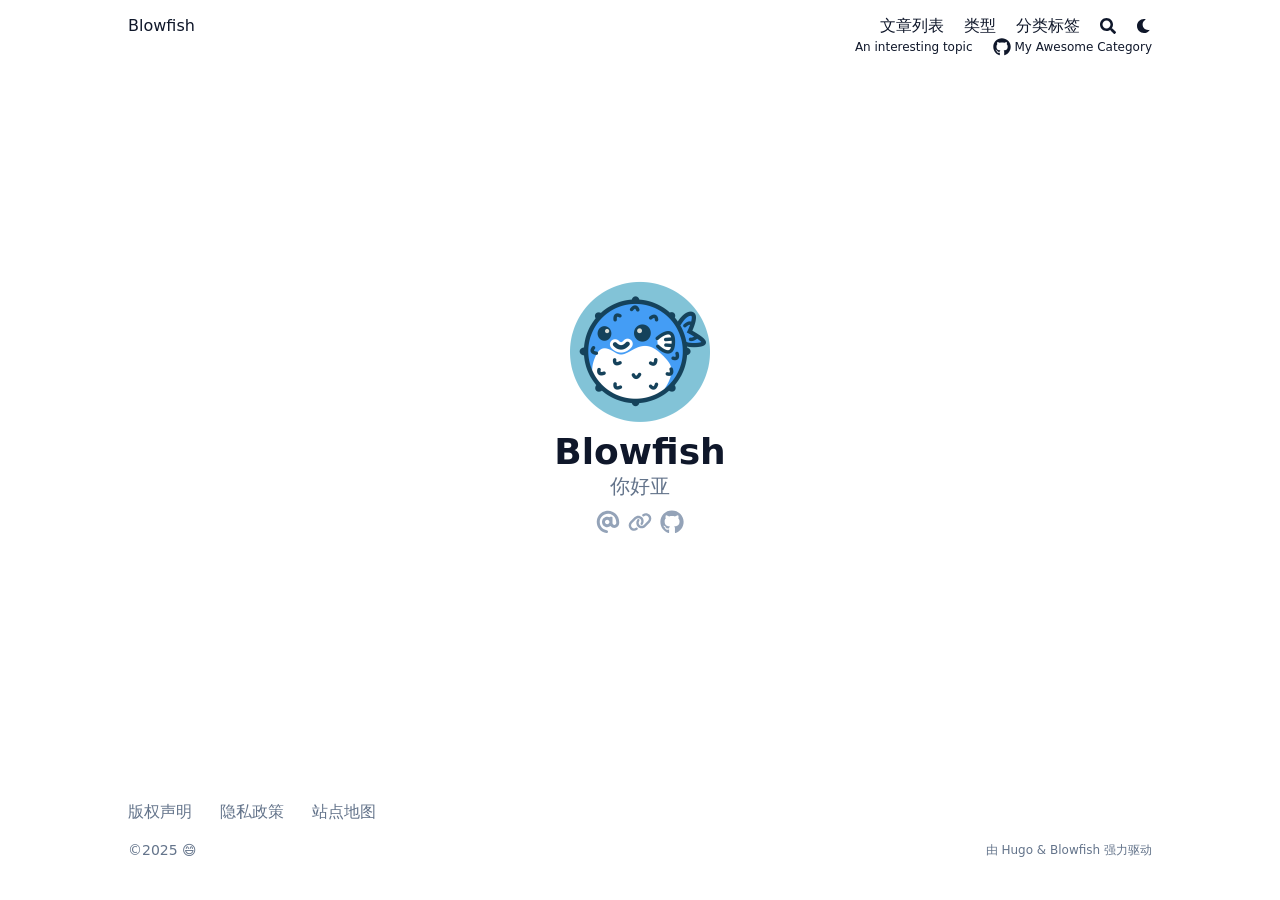
<file: index.html>
<!doctype html><html lang=cn dir=ltr class=scroll-smooth data-default-appearance=light data-auto-appearance=true><head><meta name=generator content="Hugo 0.145.0"><meta charset=utf-8><meta http-equiv=content-language content="zh-cn"><meta name=viewport content="width=device-width,initial-scale=1"><meta http-equiv=X-UA-Compatible content="ie=edge"><title>Blowfish</title>
<meta name=title content="Blowfish"><meta name=description content="这是往主页中添加内容的例子。"><link rel=canonical href=https://oswald522.github.io/><link rel=alternate type=application/rss+xml href=/index.xml title=Blowfish><link rel=alternate type=application/json href=/index.json title=Blowfish><link type=text/css rel=stylesheet href=/css/main.bundle.min.7227da21654d2984302c0c82295cb2a809924de1a6741e14e40f76c8065843629293fb89679396776a46be2214cbb9e58e01742a5f628f2998956e12288fed6e.css integrity="sha512-cifaIWVNKYQwLAyCKVyyqAmSTeGmdB4U5A92yAZYQ2KSk/uJZ5OWd2pGviIUy7nljgF0Kl9ijymYlW4SKI/tbg=="><script type=text/javascript src=/js/appearance.min.516a16745bea5a9bd011138d254cc0fd3973cd55ce6e15f3dec763e7c7c2c7448f8fe7b54cca811cb821b0c7e12cd161caace1dd794ac3d34d40937cbcc9ee12.js integrity="sha512-UWoWdFvqWpvQERONJUzA/TlzzVXObhXz3sdj58fCx0SPj+e1TMqBHLghsMfhLNFhyqzh3XlKw9NNQJN8vMnuEg=="></script><script defer type=text/javascript id=script-bundle src=/js/main.bundle.min.b6411b5d4cd56c0068d34c4acbce043846adad56b824e3d486a06d3459aed2eb7f7413874b7871cc2c822c8c8834cbed944022918bcc8cca710a962167c36d32.js integrity="sha512-tkEbXUzVbABo00xKy84EOEatrVa4JOPUhqBtNFmu0ut/dBOHS3hxzCyCLIyINMvtlEAikYvMjMpxCpYhZ8NtMg==" data-copy data-copied></script><script src=/lib/zoom/zoom.min.37d2094687372da3f7343a221a470f6b8806f7891aa46a5a03966af7f0ebd38b9fe536cb154e6ad28f006d184b294525a7c4054b6bbb4be62d8b453b42db99bd.js integrity="sha512-N9IJRoc3LaP3NDoiGkcPa4gG94kapGpaA5Zq9/Dr04uf5TbLFU5q0o8AbRhLKUUlp8QFS2u7S+Yti0U7QtuZvQ=="></script><link rel=apple-touch-icon sizes=180x180 href=/apple-touch-icon.png><link rel=icon type=image/png sizes=32x32 href=/favicon-32x32.png><link rel=icon type=image/png sizes=16x16 href=/favicon-16x16.png><link rel=manifest href=/site.webmanifest><meta property="og:url" content="https://oswald522.github.io/"><meta property="og:site_name" content="Blowfish"><meta property="og:title" content="欢迎来到 Blowfish ！"><meta property="og:description" content="这是往主页中添加内容的例子。"><meta property="og:locale" content="zh_cn"><meta property="og:type" content="website"><meta name=twitter:card content="summary"><meta name=twitter:title content="欢迎来到 Blowfish ！"><meta name=twitter:description content="这是往主页中添加内容的例子。"><script type=application/ld+json>{"@context":"https://schema.org","@type":"WebSite","@id":"https:\/\/oswald522.github.io\/","name":"Blowfish","inLanguage":"zh-cn","url":"https:\/\/oswald522.github.io\/","publisher":{"@type":"Person","name":"Blowfish"}}</script><meta name=author content="Blowfish"><link href=mailto:hello@your_domain.com rel=me><link href=https://link-to-some-website.com/ rel=me><link href=https://github.com/username rel=me><script src=/lib/jquery/jquery.slim.min.b0dca576e87d7eaa5850ae4e61759c065786cdb6489d68fcc82240539eebd5da522bdb4fda085ffd245808c8fe2acb2516408eb774ef26b5f6015fc6737c0ea8.js integrity="sha512-sNylduh9fqpYUK5OYXWcBleGzbZInWj8yCJAU57r1dpSK9tP2ghf/SRYCMj+KsslFkCOt3TvJrX2AV/Gc3wOqA=="></script><meta name=theme-color></head><body class="flex flex-col h-screen px-6 m-auto text-lg leading-7 max-w-7xl bg-neutral text-neutral-900 dark:bg-neutral-800 dark:text-neutral sm:px-14 md:px-24 lg:px-32 scrollbar-thin scrollbar-track-neutral-200 scrollbar-thumb-neutral-400 dark:scrollbar-track-neutral-800 dark:scrollbar-thumb-neutral-600"><div id=the-top class="absolute flex self-center"><a class="px-3 py-1 text-sm -translate-y-8 rounded-b-lg bg-primary-200 focus:translate-y-0 dark:bg-neutral-600" href=#main-content><span class="font-bold text-primary-600 ltr:pr-2 rtl:pl-2 dark:text-primary-400">&darr;</span>跳过正文</a></div><div style=padding-left:0;padding-right:0;padding-top:2px;padding-bottom:3px class="main-menu flex items-center justify-between px-4 py-6 sm:px-6 md:justify-start gap-x-3"><div class="flex flex-1 items-center justify-between"><nav class="flex space-x-3"><a href=/ class="text-base font-medium text-gray-500 hover:text-gray-900">Blowfish</a></nav><nav class="hidden md:flex items-center gap-x-5 md:ml-12 h-12"><a href=/posts/ class="flex items-center text-gray-500 hover:text-primary-600 dark:hover:text-primary-400"><p class="text-base font-medium" title>文章列表</p></a><a href=/categories/ class="flex items-center text-gray-500 hover:text-primary-600 dark:hover:text-primary-400"><p class="text-base font-medium" title=Categories>类型</p></a><a href=/tags/ class="flex items-center text-gray-500 hover:text-primary-600 dark:hover:text-primary-400"><p class="text-base font-medium" title=Tags>分类标签</p></a><button id=search-button aria-label=Search class="text-base hover:text-primary-600 dark:hover:text-primary-400" title>
<span class="relative block icon"><svg aria-hidden="true" focusable="false" data-prefix="fas" data-icon="search" class="svg-inline--fa fa-search fa-w-16" role="img" viewBox="0 0 512 512"><path fill="currentcolor" d="M505 442.7 405.3 343c-4.5-4.5-10.6-7-17-7H372c27.6-35.3 44-79.7 44-128C416 93.1 322.9.0 208 0S0 93.1.0 208s93.1 208 208 208c48.3.0 92.7-16.4 128-44v16.3c0 6.4 2.5 12.5 7 17l99.7 99.7c9.4 9.4 24.6 9.4 33.9.0l28.3-28.3c9.4-9.4 9.4-24.6.1-34zM208 336c-70.7.0-128-57.2-128-128 0-70.7 57.2-128 128-128 70.7.0 128 57.2 128 128 0 70.7-57.2 128-128 128z"/></svg></span></button><div class="flex items-center"><button id=appearance-switcher aria-label="Dark mode switcher" type=button class="text-base hover:text-primary-600 dark:hover:text-primary-400"><div class="flex items-center justify-center dark:hidden"><span class="relative block icon"><svg viewBox="0 0 512 512"><path fill="currentcolor" d="M32 256C32 132.2 132.3 32 255.8 32c11.36.0 29.7 1.668 40.9 3.746 9.616 1.777 11.75 14.63 3.279 19.44C245 86.5 211.2 144.6 211.2 207.8c0 109.7 99.71 193 208.3 172.3 9.561-1.805 16.28 9.324 10.11 16.95C387.9 448.6 324.8 480 255.8 480 132.1 480 32 379.6 32 256z"/></svg></span></div><div class="items-center justify-center hidden dark:flex"><span class="relative block icon"><svg viewBox="0 0 512 512"><path fill="currentcolor" d="M256 159.1c-53.02.0-95.1 42.98-95.1 95.1s41.2 96.9 95.1 96.9 95.1-42.98 95.1-95.1S309 159.1 256 159.1zM509.3 347l-63.2-91.9 63.15-91.01c6.332-9.125 1.104-21.74-9.826-23.72l-109-19.7-19.7-109c-1.975-10.93-14.59-16.16-23.72-9.824L256 65.89 164.1 2.736c-9.125-6.332-21.74-1.107-23.72 9.824L121.6 121.6 12.56 141.3C1.633 143.2-3.596 155.9 2.736 164.1L65.89 256 2.74 347.01c-6.332 9.125-1.105 21.74 9.824 23.72l109 19.7 19.7 109c1.975 10.93 14.59 16.16 23.72 9.824L256 446.1l91.01 63.15c9.127 6.334 21.75 1.107 23.72-9.822l19.7-109 109-19.7C510.4 368.8 515.6 356.1 509.3 347zM256 383.1c-70.69.0-127.1-57.31-127.1-127.1.0-70.69 57.31-127.1 127.1-127.1S383.1 186.2 383.1 256c0 70.7-56.4 127.1-127.1 127.1z"/></svg></span></div></button></div></nav><div class="flex md:hidden items-center gap-x-5 md:ml-12 h-12"><span></span>
<button id=search-button-mobile aria-label=Search class="text-base hover:text-primary-600 dark:hover:text-primary-400" title>
<span class="relative block icon"><svg aria-hidden="true" focusable="false" data-prefix="fas" data-icon="search" class="svg-inline--fa fa-search fa-w-16" role="img" viewBox="0 0 512 512"><path fill="currentcolor" d="M505 442.7 405.3 343c-4.5-4.5-10.6-7-17-7H372c27.6-35.3 44-79.7 44-128C416 93.1 322.9.0 208 0S0 93.1.0 208s93.1 208 208 208c48.3.0 92.7-16.4 128-44v16.3c0 6.4 2.5 12.5 7 17l99.7 99.7c9.4 9.4 24.6 9.4 33.9.0l28.3-28.3c9.4-9.4 9.4-24.6.1-34zM208 336c-70.7.0-128-57.2-128-128 0-70.7 57.2-128 128-128 70.7.0 128 57.2 128 128 0 70.7-57.2 128-128 128z"/></svg>
</span></button>
<button id=appearance-switcher-mobile aria-label="Dark mode switcher" type=button class="text-base hover:text-primary-600 dark:hover:text-primary-400 ltr:mr-1 rtl:ml-1"><div class="flex items-center justify-center dark:hidden"><span class="relative block icon"><svg viewBox="0 0 512 512"><path fill="currentcolor" d="M32 256C32 132.2 132.3 32 255.8 32c11.36.0 29.7 1.668 40.9 3.746 9.616 1.777 11.75 14.63 3.279 19.44C245 86.5 211.2 144.6 211.2 207.8c0 109.7 99.71 193 208.3 172.3 9.561-1.805 16.28 9.324 10.11 16.95C387.9 448.6 324.8 480 255.8 480 132.1 480 32 379.6 32 256z"/></svg></span></div><div class="items-center justify-center hidden dark:flex"><span class="relative block icon"><svg viewBox="0 0 512 512"><path fill="currentcolor" d="M256 159.1c-53.02.0-95.1 42.98-95.1 95.1s41.2 96.9 95.1 96.9 95.1-42.98 95.1-95.1S309 159.1 256 159.1zM509.3 347l-63.2-91.9 63.15-91.01c6.332-9.125 1.104-21.74-9.826-23.72l-109-19.7-19.7-109c-1.975-10.93-14.59-16.16-23.72-9.824L256 65.89 164.1 2.736c-9.125-6.332-21.74-1.107-23.72 9.824L121.6 121.6 12.56 141.3C1.633 143.2-3.596 155.9 2.736 164.1L65.89 256 2.74 347.01c-6.332 9.125-1.105 21.74 9.824 23.72l109 19.7 19.7 109c1.975 10.93 14.59 16.16 23.72 9.824L256 446.1l91.01 63.15c9.127 6.334 21.75 1.107 23.72-9.822l19.7-109 109-19.7C510.4 368.8 515.6 356.1 509.3 347zM256 383.1c-70.69.0-127.1-57.31-127.1-127.1.0-70.69 57.31-127.1 127.1-127.1S383.1 186.2 383.1 256c0 70.7-56.4 127.1-127.1 127.1z"/></svg></span></div></button></div></div><div class="-my-2 md:hidden"><label id=menu-button class=block><div class="cursor-pointer hover:text-primary-600 dark:hover:text-primary-400"><span class="relative block icon"><svg viewBox="0 0 448 512"><path fill="currentcolor" d="M0 96C0 78.33 14.33 64 32 64H416c17.7.0 32 14.33 32 32 0 17.7-14.3 32-32 32H32C14.33 128 0 113.7.0 96zM0 256c0-17.7 14.33-32 32-32H416c17.7.0 32 14.3 32 32s-14.3 32-32 32H32c-17.67.0-32-14.3-32-32zM416 448H32c-17.67.0-32-14.3-32-32s14.33-32 32-32H416c17.7.0 32 14.3 32 32s-14.3 32-32 32z"/></svg></span></div><div id=menu-wrapper style=padding-top:5px class="fixed inset-0 z-30 invisible w-screen h-screen m-0 overflow-auto transition-opacity opacity-0 cursor-default bg-neutral-100/50 backdrop-blur-sm dark:bg-neutral-900/50"><ul class="flex space-y-2 mt-3 flex-col items-end w-full px-6 py-6 mx-auto overflow-visible list-none ltr:text-right rtl:text-left max-w-7xl"><li id=menu-close-button><span class="cursor-pointer inline-block align-text-bottom hover:text-primary-600 dark:hover:text-primary-400"><span class="relative block icon"><svg viewBox="0 0 320 512"><path fill="currentcolor" d="M310.6 361.4c12.5 12.5 12.5 32.75.0 45.25C304.4 412.9 296.2 416 288 416s-16.38-3.125-22.62-9.375L160 301.3 54.63 406.6C48.38 412.9 40.19 416 32 416S15.63 412.9 9.375 406.6c-12.5-12.5-12.5-32.75.0-45.25l105.4-105.4L9.375 150.6c-12.5-12.5-12.5-32.75.0-45.25s32.75-12.5 45.25.0L160 210.8l105.4-105.4c12.5-12.5 32.75-12.5 45.25.0s12.5 32.75.0 45.25l-105.4 105.4L310.6 361.4z"/></svg></span></span></li><li class=mt-1><a href=/posts/ class="flex items-center text-gray-500 hover:text-primary-600 dark:hover:text-primary-400"><p class="text-bg font-bg" title>文章列表</p></a></li><li class=mt-1><a href=/categories/ class="flex items-center text-gray-500 hover:text-primary-600 dark:hover:text-primary-400"><p class="text-bg font-bg" title=Categories>类型</p></a></li><li class=mt-1><a href=/tags/ class="flex items-center text-gray-500 hover:text-primary-600 dark:hover:text-primary-400"><p class="text-bg font-bg" title=Tags>分类标签</p></a></li></ul><hr><ul class="flex mt-4 flex-col items-end w-full px-6 py-6 mx-auto overflow-visible list-none ltr:text-right rtl:text-left max-w-7xl"><li class=mb-1><a href class="flex items-center"><p class="text-sm font-sm text-gray-500 hover:text-gray-900" title>An interesting topic</p></a></li><li class=mb-1><a href class="flex items-center"><span class=mr-3><span class="relative block icon"><svg viewBox="0 0 496 512"><path fill="currentcolor" d="M165.9 397.4c0 2-2.3 3.6-5.2 3.6-3.3.3-5.6-1.3-5.6-3.6.0-2 2.3-3.6 5.2-3.6 3-.3 5.6 1.3 5.6 3.6zm-31.1-4.5c-.7 2 1.3 4.3 4.3 4.9 2.6 1 5.6.0 6.2-2s-1.3-4.3-4.3-5.2c-2.6-.7-5.5.3-6.2 2.3zm44.2-1.7c-2.9.7-4.9 2.6-4.6 4.9.3 2 2.9 3.3 5.9 2.6 2.9-.7 4.9-2.6 4.6-4.6-.3-1.9-3-3.2-5.9-2.9zM244.8 8C106.1 8 0 113.3.0 252c0 110.9 69.8 205.8 169.5 239.2 12.8 2.3 17.3-5.6 17.3-12.1.0-6.2-.3-40.4-.3-61.4.0.0-70 15-84.7-29.8.0.0-11.4-29.1-27.8-36.6.0.0-22.9-15.7 1.6-15.4.0.0 24.9 2 38.6 25.8 21.9 38.6 58.6 27.5 72.9 20.9 2.3-16 8.8-27.1 16-33.7-55.9-6.2-112.3-14.3-112.3-110.5.0-27.5 7.6-41.3 23.6-58.9-2.6-6.5-11.1-33.3 2.6-67.9 20.9-6.5 69 27 69 27 20-5.6 41.5-8.5 62.8-8.5s42.8 2.9 62.8 8.5c0 0 48.1-33.6 69-27 13.7 34.7 5.2 61.4 2.6 67.9 16 17.7 25.8 31.5 25.8 58.9.0 96.5-58.9 104.2-114.8 110.5 9.2 7.9 17 22.9 17 46.4.0 33.7-.3 75.4-.3 83.6.0 6.5 4.6 14.4 17.3 12.1C428.2 457.8 496 362.9 496 252 496 113.3 383.5 8 244.8 8zM97.2 352.9c-1.3 1-1 3.3.7 5.2 1.6 1.6 3.9 2.3 5.2 1 1.3-1 1-3.3-.7-5.2-1.6-1.6-3.9-2.3-5.2-1zm-10.8-8.1c-.7 1.3.3 2.9 2.3 3.9 1.6 1 3.6.7 4.3-.7.7-1.3-.3-2.9-2.3-3.9-2-.6-3.6-.3-4.3.7zm32.4 35.6c-1.6 1.3-1 4.3 1.3 6.2 2.3 2.3 5.2 2.6 6.5 1 1.3-1.3.7-4.3-1.3-6.2-2.2-2.3-5.2-2.6-6.5-1zm-11.4-14.7c-1.6 1-1.6 3.6.0 5.9 1.6 2.3 4.3 3.3 5.6 2.3 1.6-1.3 1.6-3.9.0-6.2-1.4-2.3-4-3.3-5.6-2z"/></svg></span></span><p class="text-sm font-sm text-gray-500 hover:text-gray-900" title>My Awesome Category</p></a></li></ul></div></label></div></div><div class="main-menu flex pb-3 flex-col items-end justify-between md:justify-start space-x-3" style=margin-top:-15px><div class="hidden md:flex items-center space-x-5"><a href class="flex items-center"><p class="text-xs font-light text-gray-500 hover:text-gray-900" title>An interesting topic</p></a><a href class="flex items-center"><span class=mr-1><span class="relative block icon"><svg viewBox="0 0 496 512"><path fill="currentcolor" d="M165.9 397.4c0 2-2.3 3.6-5.2 3.6-3.3.3-5.6-1.3-5.6-3.6.0-2 2.3-3.6 5.2-3.6 3-.3 5.6 1.3 5.6 3.6zm-31.1-4.5c-.7 2 1.3 4.3 4.3 4.9 2.6 1 5.6.0 6.2-2s-1.3-4.3-4.3-5.2c-2.6-.7-5.5.3-6.2 2.3zm44.2-1.7c-2.9.7-4.9 2.6-4.6 4.9.3 2 2.9 3.3 5.9 2.6 2.9-.7 4.9-2.6 4.6-4.6-.3-1.9-3-3.2-5.9-2.9zM244.8 8C106.1 8 0 113.3.0 252c0 110.9 69.8 205.8 169.5 239.2 12.8 2.3 17.3-5.6 17.3-12.1.0-6.2-.3-40.4-.3-61.4.0.0-70 15-84.7-29.8.0.0-11.4-29.1-27.8-36.6.0.0-22.9-15.7 1.6-15.4.0.0 24.9 2 38.6 25.8 21.9 38.6 58.6 27.5 72.9 20.9 2.3-16 8.8-27.1 16-33.7-55.9-6.2-112.3-14.3-112.3-110.5.0-27.5 7.6-41.3 23.6-58.9-2.6-6.5-11.1-33.3 2.6-67.9 20.9-6.5 69 27 69 27 20-5.6 41.5-8.5 62.8-8.5s42.8 2.9 62.8 8.5c0 0 48.1-33.6 69-27 13.7 34.7 5.2 61.4 2.6 67.9 16 17.7 25.8 31.5 25.8 58.9.0 96.5-58.9 104.2-114.8 110.5 9.2 7.9 17 22.9 17 46.4.0 33.7-.3 75.4-.3 83.6.0 6.5 4.6 14.4 17.3 12.1C428.2 457.8 496 362.9 496 252 496 113.3 383.5 8 244.8 8zM97.2 352.9c-1.3 1-1 3.3.7 5.2 1.6 1.6 3.9 2.3 5.2 1 1.3-1 1-3.3-.7-5.2-1.6-1.6-3.9-2.3-5.2-1zm-10.8-8.1c-.7 1.3.3 2.9 2.3 3.9 1.6 1 3.6.7 4.3-.7.7-1.3-.3-2.9-2.3-3.9-2-.6-3.6-.3-4.3.7zm32.4 35.6c-1.6 1.3-1 4.3 1.3 6.2 2.3 2.3 5.2 2.6 6.5 1 1.3-1.3.7-4.3-1.3-6.2-2.2-2.3-5.2-2.6-6.5-1zm-11.4-14.7c-1.6 1-1.6 3.6.0 5.9 1.6 2.3 4.3 3.3 5.6 2.3 1.6-1.3 1.6-3.9.0-6.2-1.4-2.3-4-3.3-5.6-2z"/></svg></span></span><p class="text-xs font-light text-gray-500 hover:text-gray-900" title>My Awesome Category</p></a></div></div><div class="relative flex flex-col grow"><main id=main-content class=grow><article class="h-full
flex flex-col items-center justify-center text-center"><header class="relative px-1 py-1 flex flex-col items-center mb-3"><img class="mb-2 rounded-full h-36 w-36" width=144 height=144 alt=Blowfish src=/img/blowfish_logo_hu_287064b58dc25159.png><h1 class="text-4xl font-extrabold">Blowfish</h1><h2 class="text-xl text-neutral-500 dark:text-neutral-400">你好亚</h2><div class="mt-1 text-2xl"><div class="flex flex-wrap text-neutral-400 dark:text-neutral-500"><a class="px-1 hover:text-primary-700 dark:hover:text-primary-400" href=mailto:hello@your_domain.com target=_blank aria-label=Email rel="me noopener noreferrer"><span class="inline-block align-text-bottom"><span class="relative block icon"><svg viewBox="0 0 512 512"><path fill="currentcolor" d="M207.8 20.73c-93.45 18.32-168.7 93.66-187 187.1-27.64 140.9 68.65 266.2 199.1 285.1 19.01 2.888 36.17-12.26 36.17-31.49l1e-4-.6631c0-15.74-11.44-28.88-26.84-31.24-84.35-12.98-149.2-86.13-149.2-174.2.0-102.9 88.61-185.5 193.4-175.4 91.54 8.869 158.6 91.25 158.6 183.2v16.16c0 22.09-17.94 40.05-40 40.05s-40.01-17.96-40.01-40.05v-120.1c0-8.847-7.161-16.02-16.01-16.02l-31.98.0036c-7.299.0-13.2 4.992-15.12 11.68-24.85-12.15-54.24-16.38-86.06-5.106-38.75 13.73-68.12 48.91-73.72 89.64-9.483 69.01 43.81 128 110.9 128 26.44.0 50.43-9.544 69.59-24.88 24 31.3 65.23 48.69 109.4 37.49C465.2 369.3 496 324.1 495.1 277.2V256.3c0-149.2-133.9-265.632-287.3-235.57zM239.1 304.3c-26.47.0-48-21.56-48-48.05s21.53-48.05 48-48.05 48 21.56 48 48.05-20.6 48.05-48 48.05z"/></svg>
</span></span></a><a class="px-1 hover:text-primary-700 dark:hover:text-primary-400" href=https://link-to-some-website.com/ target=_blank aria-label=Link rel="me noopener noreferrer"><span class="inline-block align-text-bottom"><span class="relative block icon"><svg viewBox="0 0 640 512"><path fill="currentcolor" d="M172.5 131.1c55.6-55.59 148-55.59 203.6.0 50 50 57.4 129.7 16.3 187.2L391.3 319.9C381 334.2 361 337.6 346.7 327.3c-14.4-10.3-17.8-30.3-7.5-44.6L340.3 281.1C363.2 249 359.6 205.1 331.7 177.2c-31.4-31.4-82.5-31.4-114 0L105.5 289.5c-31.51 30.6-31.51 82.5.0 114C133.3 431.4 177.3 435 209.3 412.1L210.9 410.1C225.3 400.7 245.3 404 255.5 418.4 265.8 432.8 262.5 452.8 248.1 463.1L246.5 464.2c-58.4 41.1-136.3 34.5-186.29-15.4-56.469-56.5-56.469-148.1.0-204.5L172.5 131.1zM467.5 380c-56.5 56.5-148 56.5-204.5.0-50-50-56.5-128.8-15.4-186.3L248.7 192.1C258.1 177.8 278.1 174.4 293.3 184.7 307.7 194.1 311.1 214.1 300.8 229.3L299.7 230.9C276.8 262.1 280.4 306.9 308.3 334.8c31.4 31.4 82.5 31.4 114 0L534.5 222.5c31.5-31.5 31.5-83.4.0-114C506.7 80.63 462.7 76.99 430.7 99.9L429.1 101C414.7 111.3 394.7 107.1 384.5 93.58 374.2 79.2 377.5 59.21 391.9 48.94L393.5 47.82C451 6.731 529.8 13.25 579.8 63.24c56.5 56.46 56.5 148.06.0 204.46L467.5 380z"/></svg>
</span></span></a><a class="px-1 hover:text-primary-700 dark:hover:text-primary-400" href=https://github.com/username target=_blank aria-label=Github rel="me noopener noreferrer"><span class="inline-block align-text-bottom"><span class="relative block icon"><svg viewBox="0 0 496 512"><path fill="currentcolor" d="M165.9 397.4c0 2-2.3 3.6-5.2 3.6-3.3.3-5.6-1.3-5.6-3.6.0-2 2.3-3.6 5.2-3.6 3-.3 5.6 1.3 5.6 3.6zm-31.1-4.5c-.7 2 1.3 4.3 4.3 4.9 2.6 1 5.6.0 6.2-2s-1.3-4.3-4.3-5.2c-2.6-.7-5.5.3-6.2 2.3zm44.2-1.7c-2.9.7-4.9 2.6-4.6 4.9.3 2 2.9 3.3 5.9 2.6 2.9-.7 4.9-2.6 4.6-4.6-.3-1.9-3-3.2-5.9-2.9zM244.8 8C106.1 8 0 113.3.0 252c0 110.9 69.8 205.8 169.5 239.2 12.8 2.3 17.3-5.6 17.3-12.1.0-6.2-.3-40.4-.3-61.4.0.0-70 15-84.7-29.8.0.0-11.4-29.1-27.8-36.6.0.0-22.9-15.7 1.6-15.4.0.0 24.9 2 38.6 25.8 21.9 38.6 58.6 27.5 72.9 20.9 2.3-16 8.8-27.1 16-33.7-55.9-6.2-112.3-14.3-112.3-110.5.0-27.5 7.6-41.3 23.6-58.9-2.6-6.5-11.1-33.3 2.6-67.9 20.9-6.5 69 27 69 27 20-5.6 41.5-8.5 62.8-8.5s42.8 2.9 62.8 8.5c0 0 48.1-33.6 69-27 13.7 34.7 5.2 61.4 2.6 67.9 16 17.7 25.8 31.5 25.8 58.9.0 96.5-58.9 104.2-114.8 110.5 9.2 7.9 17 22.9 17 46.4.0 33.7-.3 75.4-.3 83.6.0 6.5 4.6 14.4 17.3 12.1C428.2 457.8 496 362.9 496 252 496 113.3 383.5 8 244.8 8zM97.2 352.9c-1.3 1-1 3.3.7 5.2 1.6 1.6 3.9 2.3 5.2 1 1.3-1 1-3.3-.7-5.2-1.6-1.6-3.9-2.3-5.2-1zm-10.8-8.1c-.7 1.3.3 2.9 2.3 3.9 1.6 1 3.6.7 4.3-.7.7-1.3-.3-2.9-2.3-3.9-2-.6-3.6-.3-4.3.7zm32.4 35.6c-1.6 1.3-1 4.3 1.3 6.2 2.3 2.3 5.2 2.6 6.5 1 1.3-1.3.7-4.3-1.3-6.2-2.2-2.3-5.2-2.6-6.5-1zm-11.4-14.7c-1.6 1-1.6 3.6.0 5.9 1.6 2.3 4.3 3.3 5.6 2.3 1.6-1.3 1.6-3.9.0-6.2-1.4-2.3-4-3.3-5.6-2z"/></svg></span></span></a></div></div></header><section class="prose dark:prose-invert"></section></article><section></section></main><footer id=site-footer class="py-10 print:hidden"><nav class="flex flex-row pb-4 text-base font-medium text-neutral-500 dark:text-neutral-400"><ul class="flex flex-col list-none sm:flex-row"><li class="flex mb-1 ltr:text-right rtl:text-left sm:mb-0 ltr:sm:mr-7 ltr:sm:last:mr-0 rtl:sm:ml-7 rtl:sm:last:ml-0"><a class="decoration-primary-500 hover:underline hover:decoration-2 hover:underline-offset-2 flex items-center" href=/copyright/ title=版权声明>版权声明</a></li><li class="flex mb-1 ltr:text-right rtl:text-left sm:mb-0 ltr:sm:mr-7 ltr:sm:last:mr-0 rtl:sm:ml-7 rtl:sm:last:ml-0"><a class="decoration-primary-500 hover:underline hover:decoration-2 hover:underline-offset-2 flex items-center" href=/privacy/ title>隐私政策</a></li><li class="flex mb-1 ltr:text-right rtl:text-left sm:mb-0 ltr:sm:mr-7 ltr:sm:last:mr-0 rtl:sm:ml-7 rtl:sm:last:ml-0"><a class="decoration-primary-500 hover:underline hover:decoration-2 hover:underline-offset-2 flex items-center" href=/sitemap.xml title>站点地图</a></li></ul></nav><div class="flex items-center justify-between"><p class="text-sm text-neutral-500 dark:text-neutral-400">©2025 😄</p><p class="text-xs text-neutral-500 dark:text-neutral-400">由 <a class="hover:underline hover:decoration-primary-400 hover:text-primary-500" href=https://gohugo.io/ target=_blank rel="noopener noreferrer">Hugo</a> & <a class="hover:underline hover:decoration-primary-400 hover:text-primary-500" href=https://blowfish.page/ target=_blank rel="noopener noreferrer">Blowfish</a> 强力驱动</p></div><script>mediumZoom(document.querySelectorAll("img:not(.nozoom)"),{margin:24,background:"rgba(0,0,0,0.5)",scrollOffset:0})</script><script type=text/javascript src=/js/process.min.ee03488f19c93c2efb199e2e3014ea5f3cb2ce7d45154adb3399a158cac27ca52831db249ede5bb602700ef87eb02434139de0858af1818ab0fb4182472204a4.js integrity="sha512-7gNIjxnJPC77GZ4uMBTqXzyyzn1FFUrbM5mhWMrCfKUoMdsknt5btgJwDvh+sCQ0E53ghYrxgYqw+0GCRyIEpA=="></script></footer><div id=search-wrapper class="invisible fixed inset-0 flex h-screen w-screen cursor-default flex-col bg-neutral-500/50 p-4 backdrop-blur-sm dark:bg-neutral-900/50 sm:p-6 md:p-[10vh] lg:p-[12vh]" data-url=https://oswald522.github.io/ style=z-index:500><div id=search-modal class="flex flex-col w-full max-w-3xl min-h-0 mx-auto border rounded-md shadow-lg top-20 border-neutral-200 bg-neutral dark:border-neutral-700 dark:bg-neutral-800"><header class="relative z-10 flex items-center justify-between flex-none px-2"><form class="flex items-center flex-auto min-w-0"><div class="flex items-center justify-center w-8 h-8 text-neutral-400"><span class="relative block icon"><svg aria-hidden="true" focusable="false" data-prefix="fas" data-icon="search" class="svg-inline--fa fa-search fa-w-16" role="img" viewBox="0 0 512 512"><path fill="currentcolor" d="M505 442.7 405.3 343c-4.5-4.5-10.6-7-17-7H372c27.6-35.3 44-79.7 44-128C416 93.1 322.9.0 208 0S0 93.1.0 208s93.1 208 208 208c48.3.0 92.7-16.4 128-44v16.3c0 6.4 2.5 12.5 7 17l99.7 99.7c9.4 9.4 24.6 9.4 33.9.0l28.3-28.3c9.4-9.4 9.4-24.6.1-34zM208 336c-70.7.0-128-57.2-128-128 0-70.7 57.2-128 128-128 70.7.0 128 57.2 128 128 0 70.7-57.2 128-128 128z"/></svg></span></div><input type=search id=search-query class="flex flex-auto h-12 mx-1 bg-transparent appearance-none focus:outline-dotted focus:outline-2 focus:outline-transparent" placeholder=搜索 tabindex=0></form><button id=close-search-button class="flex items-center justify-center w-8 h-8 text-neutral-700 hover:text-primary-600 dark:text-neutral dark:hover:text-primary-400" title="关闭 (Esc)">
<span class="relative block icon"><svg viewBox="0 0 320 512"><path fill="currentcolor" d="M310.6 361.4c12.5 12.5 12.5 32.75.0 45.25C304.4 412.9 296.2 416 288 416s-16.38-3.125-22.62-9.375L160 301.3 54.63 406.6C48.38 412.9 40.19 416 32 416S15.63 412.9 9.375 406.6c-12.5-12.5-12.5-32.75.0-45.25l105.4-105.4L9.375 150.6c-12.5-12.5-12.5-32.75.0-45.25s32.75-12.5 45.25.0L160 210.8l105.4-105.4c12.5-12.5 32.75-12.5 45.25.0s12.5 32.75.0 45.25l-105.4 105.4L310.6 361.4z"/></svg></span></button></header><section class="flex-auto px-2 overflow-auto"><ul id=search-results></ul></section></div></div></div></body></html>
</file>
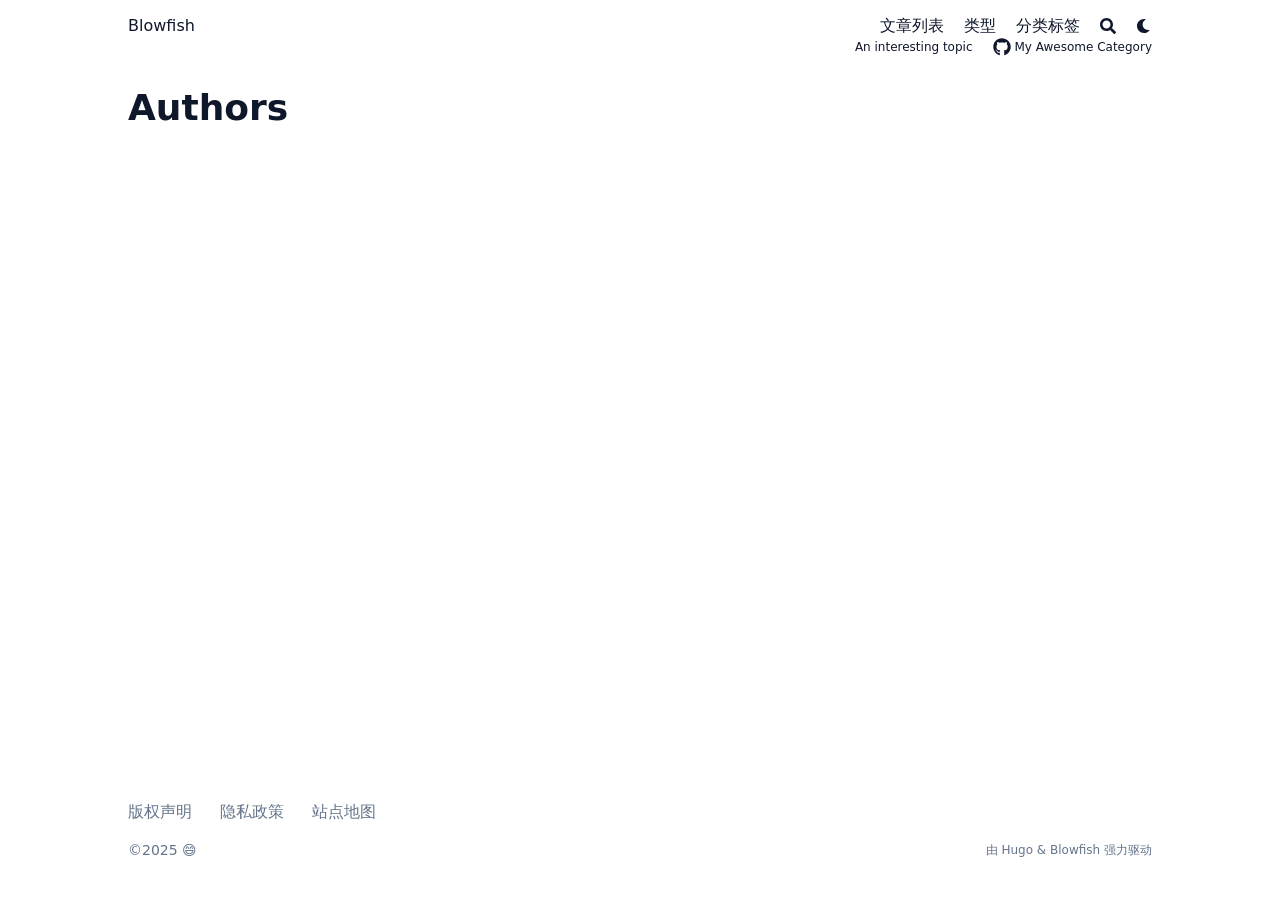
<file: authors/index.html>
<!doctype html><html lang=cn dir=ltr class=scroll-smooth data-default-appearance=light data-auto-appearance=true><head><meta charset=utf-8><meta http-equiv=content-language content="zh-cn"><meta name=viewport content="width=device-width,initial-scale=1"><meta http-equiv=X-UA-Compatible content="ie=edge"><title>Authors &#183; Blowfish</title>
<meta name=title content="Authors &#183; Blowfish"><link rel=canonical href=https://oswald522.github.io/authors/><link rel=alternate type=application/rss+xml href=/authors/index.xml title=Blowfish><link type=text/css rel=stylesheet href=/css/main.bundle.min.7227da21654d2984302c0c82295cb2a809924de1a6741e14e40f76c8065843629293fb89679396776a46be2214cbb9e58e01742a5f628f2998956e12288fed6e.css integrity="sha512-cifaIWVNKYQwLAyCKVyyqAmSTeGmdB4U5A92yAZYQ2KSk/uJZ5OWd2pGviIUy7nljgF0Kl9ijymYlW4SKI/tbg=="><script type=text/javascript src=/js/appearance.min.516a16745bea5a9bd011138d254cc0fd3973cd55ce6e15f3dec763e7c7c2c7448f8fe7b54cca811cb821b0c7e12cd161caace1dd794ac3d34d40937cbcc9ee12.js integrity="sha512-UWoWdFvqWpvQERONJUzA/TlzzVXObhXz3sdj58fCx0SPj+e1TMqBHLghsMfhLNFhyqzh3XlKw9NNQJN8vMnuEg=="></script><script defer type=text/javascript id=script-bundle src=/js/main.bundle.min.b6411b5d4cd56c0068d34c4acbce043846adad56b824e3d486a06d3459aed2eb7f7413874b7871cc2c822c8c8834cbed944022918bcc8cca710a962167c36d32.js integrity="sha512-tkEbXUzVbABo00xKy84EOEatrVa4JOPUhqBtNFmu0ut/dBOHS3hxzCyCLIyINMvtlEAikYvMjMpxCpYhZ8NtMg==" data-copy data-copied></script><script src=/lib/zoom/zoom.min.37d2094687372da3f7343a221a470f6b8806f7891aa46a5a03966af7f0ebd38b9fe536cb154e6ad28f006d184b294525a7c4054b6bbb4be62d8b453b42db99bd.js integrity="sha512-N9IJRoc3LaP3NDoiGkcPa4gG94kapGpaA5Zq9/Dr04uf5TbLFU5q0o8AbRhLKUUlp8QFS2u7S+Yti0U7QtuZvQ=="></script><link rel=apple-touch-icon sizes=180x180 href=/apple-touch-icon.png><link rel=icon type=image/png sizes=32x32 href=/favicon-32x32.png><link rel=icon type=image/png sizes=16x16 href=/favicon-16x16.png><link rel=manifest href=/site.webmanifest><meta property="og:url" content="https://oswald522.github.io/authors/"><meta property="og:site_name" content="Blowfish"><meta property="og:title" content="Authors"><meta property="og:locale" content="zh_cn"><meta property="og:type" content="website"><meta name=twitter:card content="summary"><meta name=twitter:title content="Authors"><meta name=author content="Blowfish"><link href=mailto:hello@your_domain.com rel=me><link href=https://link-to-some-website.com/ rel=me><link href=https://github.com/username rel=me><script src=/lib/jquery/jquery.slim.min.b0dca576e87d7eaa5850ae4e61759c065786cdb6489d68fcc82240539eebd5da522bdb4fda085ffd245808c8fe2acb2516408eb774ef26b5f6015fc6737c0ea8.js integrity="sha512-sNylduh9fqpYUK5OYXWcBleGzbZInWj8yCJAU57r1dpSK9tP2ghf/SRYCMj+KsslFkCOt3TvJrX2AV/Gc3wOqA=="></script><meta name=theme-color></head><body class="flex flex-col h-screen px-6 m-auto text-lg leading-7 max-w-7xl bg-neutral text-neutral-900 dark:bg-neutral-800 dark:text-neutral sm:px-14 md:px-24 lg:px-32 scrollbar-thin scrollbar-track-neutral-200 scrollbar-thumb-neutral-400 dark:scrollbar-track-neutral-800 dark:scrollbar-thumb-neutral-600"><div id=the-top class="absolute flex self-center"><a class="px-3 py-1 text-sm -translate-y-8 rounded-b-lg bg-primary-200 focus:translate-y-0 dark:bg-neutral-600" href=#main-content><span class="font-bold text-primary-600 ltr:pr-2 rtl:pl-2 dark:text-primary-400">&darr;</span>跳过正文</a></div><div style=padding-left:0;padding-right:0;padding-top:2px;padding-bottom:3px class="main-menu flex items-center justify-between px-4 py-6 sm:px-6 md:justify-start gap-x-3"><div class="flex flex-1 items-center justify-between"><nav class="flex space-x-3"><a href=/ class="text-base font-medium text-gray-500 hover:text-gray-900">Blowfish</a></nav><nav class="hidden md:flex items-center gap-x-5 md:ml-12 h-12"><a href=/posts/ class="flex items-center text-gray-500 hover:text-primary-600 dark:hover:text-primary-400"><p class="text-base font-medium" title>文章列表</p></a><a href=/categories/ class="flex items-center text-gray-500 hover:text-primary-600 dark:hover:text-primary-400"><p class="text-base font-medium" title=Categories>类型</p></a><a href=/tags/ class="flex items-center text-gray-500 hover:text-primary-600 dark:hover:text-primary-400"><p class="text-base font-medium" title=Tags>分类标签</p></a><button id=search-button aria-label=Search class="text-base hover:text-primary-600 dark:hover:text-primary-400" title>
<span class="relative block icon"><svg aria-hidden="true" focusable="false" data-prefix="fas" data-icon="search" class="svg-inline--fa fa-search fa-w-16" role="img" viewBox="0 0 512 512"><path fill="currentcolor" d="M505 442.7 405.3 343c-4.5-4.5-10.6-7-17-7H372c27.6-35.3 44-79.7 44-128C416 93.1 322.9.0 208 0S0 93.1.0 208s93.1 208 208 208c48.3.0 92.7-16.4 128-44v16.3c0 6.4 2.5 12.5 7 17l99.7 99.7c9.4 9.4 24.6 9.4 33.9.0l28.3-28.3c9.4-9.4 9.4-24.6.1-34zM208 336c-70.7.0-128-57.2-128-128 0-70.7 57.2-128 128-128 70.7.0 128 57.2 128 128 0 70.7-57.2 128-128 128z"/></svg></span></button><div class="flex items-center"><button id=appearance-switcher aria-label="Dark mode switcher" type=button class="text-base hover:text-primary-600 dark:hover:text-primary-400"><div class="flex items-center justify-center dark:hidden"><span class="relative block icon"><svg viewBox="0 0 512 512"><path fill="currentcolor" d="M32 256C32 132.2 132.3 32 255.8 32c11.36.0 29.7 1.668 40.9 3.746 9.616 1.777 11.75 14.63 3.279 19.44C245 86.5 211.2 144.6 211.2 207.8c0 109.7 99.71 193 208.3 172.3 9.561-1.805 16.28 9.324 10.11 16.95C387.9 448.6 324.8 480 255.8 480 132.1 480 32 379.6 32 256z"/></svg></span></div><div class="items-center justify-center hidden dark:flex"><span class="relative block icon"><svg viewBox="0 0 512 512"><path fill="currentcolor" d="M256 159.1c-53.02.0-95.1 42.98-95.1 95.1s41.2 96.9 95.1 96.9 95.1-42.98 95.1-95.1S309 159.1 256 159.1zM509.3 347l-63.2-91.9 63.15-91.01c6.332-9.125 1.104-21.74-9.826-23.72l-109-19.7-19.7-109c-1.975-10.93-14.59-16.16-23.72-9.824L256 65.89 164.1 2.736c-9.125-6.332-21.74-1.107-23.72 9.824L121.6 121.6 12.56 141.3C1.633 143.2-3.596 155.9 2.736 164.1L65.89 256 2.74 347.01c-6.332 9.125-1.105 21.74 9.824 23.72l109 19.7 19.7 109c1.975 10.93 14.59 16.16 23.72 9.824L256 446.1l91.01 63.15c9.127 6.334 21.75 1.107 23.72-9.822l19.7-109 109-19.7C510.4 368.8 515.6 356.1 509.3 347zM256 383.1c-70.69.0-127.1-57.31-127.1-127.1.0-70.69 57.31-127.1 127.1-127.1S383.1 186.2 383.1 256c0 70.7-56.4 127.1-127.1 127.1z"/></svg></span></div></button></div></nav><div class="flex md:hidden items-center gap-x-5 md:ml-12 h-12"><span></span>
<button id=search-button-mobile aria-label=Search class="text-base hover:text-primary-600 dark:hover:text-primary-400" title>
<span class="relative block icon"><svg aria-hidden="true" focusable="false" data-prefix="fas" data-icon="search" class="svg-inline--fa fa-search fa-w-16" role="img" viewBox="0 0 512 512"><path fill="currentcolor" d="M505 442.7 405.3 343c-4.5-4.5-10.6-7-17-7H372c27.6-35.3 44-79.7 44-128C416 93.1 322.9.0 208 0S0 93.1.0 208s93.1 208 208 208c48.3.0 92.7-16.4 128-44v16.3c0 6.4 2.5 12.5 7 17l99.7 99.7c9.4 9.4 24.6 9.4 33.9.0l28.3-28.3c9.4-9.4 9.4-24.6.1-34zM208 336c-70.7.0-128-57.2-128-128 0-70.7 57.2-128 128-128 70.7.0 128 57.2 128 128 0 70.7-57.2 128-128 128z"/></svg>
</span></button>
<button id=appearance-switcher-mobile aria-label="Dark mode switcher" type=button class="text-base hover:text-primary-600 dark:hover:text-primary-400 ltr:mr-1 rtl:ml-1"><div class="flex items-center justify-center dark:hidden"><span class="relative block icon"><svg viewBox="0 0 512 512"><path fill="currentcolor" d="M32 256C32 132.2 132.3 32 255.8 32c11.36.0 29.7 1.668 40.9 3.746 9.616 1.777 11.75 14.63 3.279 19.44C245 86.5 211.2 144.6 211.2 207.8c0 109.7 99.71 193 208.3 172.3 9.561-1.805 16.28 9.324 10.11 16.95C387.9 448.6 324.8 480 255.8 480 132.1 480 32 379.6 32 256z"/></svg></span></div><div class="items-center justify-center hidden dark:flex"><span class="relative block icon"><svg viewBox="0 0 512 512"><path fill="currentcolor" d="M256 159.1c-53.02.0-95.1 42.98-95.1 95.1s41.2 96.9 95.1 96.9 95.1-42.98 95.1-95.1S309 159.1 256 159.1zM509.3 347l-63.2-91.9 63.15-91.01c6.332-9.125 1.104-21.74-9.826-23.72l-109-19.7-19.7-109c-1.975-10.93-14.59-16.16-23.72-9.824L256 65.89 164.1 2.736c-9.125-6.332-21.74-1.107-23.72 9.824L121.6 121.6 12.56 141.3C1.633 143.2-3.596 155.9 2.736 164.1L65.89 256 2.74 347.01c-6.332 9.125-1.105 21.74 9.824 23.72l109 19.7 19.7 109c1.975 10.93 14.59 16.16 23.72 9.824L256 446.1l91.01 63.15c9.127 6.334 21.75 1.107 23.72-9.822l19.7-109 109-19.7C510.4 368.8 515.6 356.1 509.3 347zM256 383.1c-70.69.0-127.1-57.31-127.1-127.1.0-70.69 57.31-127.1 127.1-127.1S383.1 186.2 383.1 256c0 70.7-56.4 127.1-127.1 127.1z"/></svg></span></div></button></div></div><div class="-my-2 md:hidden"><label id=menu-button class=block><div class="cursor-pointer hover:text-primary-600 dark:hover:text-primary-400"><span class="relative block icon"><svg viewBox="0 0 448 512"><path fill="currentcolor" d="M0 96C0 78.33 14.33 64 32 64H416c17.7.0 32 14.33 32 32 0 17.7-14.3 32-32 32H32C14.33 128 0 113.7.0 96zM0 256c0-17.7 14.33-32 32-32H416c17.7.0 32 14.3 32 32s-14.3 32-32 32H32c-17.67.0-32-14.3-32-32zM416 448H32c-17.67.0-32-14.3-32-32s14.33-32 32-32H416c17.7.0 32 14.3 32 32s-14.3 32-32 32z"/></svg></span></div><div id=menu-wrapper style=padding-top:5px class="fixed inset-0 z-30 invisible w-screen h-screen m-0 overflow-auto transition-opacity opacity-0 cursor-default bg-neutral-100/50 backdrop-blur-sm dark:bg-neutral-900/50"><ul class="flex space-y-2 mt-3 flex-col items-end w-full px-6 py-6 mx-auto overflow-visible list-none ltr:text-right rtl:text-left max-w-7xl"><li id=menu-close-button><span class="cursor-pointer inline-block align-text-bottom hover:text-primary-600 dark:hover:text-primary-400"><span class="relative block icon"><svg viewBox="0 0 320 512"><path fill="currentcolor" d="M310.6 361.4c12.5 12.5 12.5 32.75.0 45.25C304.4 412.9 296.2 416 288 416s-16.38-3.125-22.62-9.375L160 301.3 54.63 406.6C48.38 412.9 40.19 416 32 416S15.63 412.9 9.375 406.6c-12.5-12.5-12.5-32.75.0-45.25l105.4-105.4L9.375 150.6c-12.5-12.5-12.5-32.75.0-45.25s32.75-12.5 45.25.0L160 210.8l105.4-105.4c12.5-12.5 32.75-12.5 45.25.0s12.5 32.75.0 45.25l-105.4 105.4L310.6 361.4z"/></svg></span></span></li><li class=mt-1><a href=/posts/ class="flex items-center text-gray-500 hover:text-primary-600 dark:hover:text-primary-400"><p class="text-bg font-bg" title>文章列表</p></a></li><li class=mt-1><a href=/categories/ class="flex items-center text-gray-500 hover:text-primary-600 dark:hover:text-primary-400"><p class="text-bg font-bg" title=Categories>类型</p></a></li><li class=mt-1><a href=/tags/ class="flex items-center text-gray-500 hover:text-primary-600 dark:hover:text-primary-400"><p class="text-bg font-bg" title=Tags>分类标签</p></a></li></ul><hr><ul class="flex mt-4 flex-col items-end w-full px-6 py-6 mx-auto overflow-visible list-none ltr:text-right rtl:text-left max-w-7xl"><li class=mb-1><a href class="flex items-center"><p class="text-sm font-sm text-gray-500 hover:text-gray-900" title>An interesting topic</p></a></li><li class=mb-1><a href class="flex items-center"><span class=mr-3><span class="relative block icon"><svg viewBox="0 0 496 512"><path fill="currentcolor" d="M165.9 397.4c0 2-2.3 3.6-5.2 3.6-3.3.3-5.6-1.3-5.6-3.6.0-2 2.3-3.6 5.2-3.6 3-.3 5.6 1.3 5.6 3.6zm-31.1-4.5c-.7 2 1.3 4.3 4.3 4.9 2.6 1 5.6.0 6.2-2s-1.3-4.3-4.3-5.2c-2.6-.7-5.5.3-6.2 2.3zm44.2-1.7c-2.9.7-4.9 2.6-4.6 4.9.3 2 2.9 3.3 5.9 2.6 2.9-.7 4.9-2.6 4.6-4.6-.3-1.9-3-3.2-5.9-2.9zM244.8 8C106.1 8 0 113.3.0 252c0 110.9 69.8 205.8 169.5 239.2 12.8 2.3 17.3-5.6 17.3-12.1.0-6.2-.3-40.4-.3-61.4.0.0-70 15-84.7-29.8.0.0-11.4-29.1-27.8-36.6.0.0-22.9-15.7 1.6-15.4.0.0 24.9 2 38.6 25.8 21.9 38.6 58.6 27.5 72.9 20.9 2.3-16 8.8-27.1 16-33.7-55.9-6.2-112.3-14.3-112.3-110.5.0-27.5 7.6-41.3 23.6-58.9-2.6-6.5-11.1-33.3 2.6-67.9 20.9-6.5 69 27 69 27 20-5.6 41.5-8.5 62.8-8.5s42.8 2.9 62.8 8.5c0 0 48.1-33.6 69-27 13.7 34.7 5.2 61.4 2.6 67.9 16 17.7 25.8 31.5 25.8 58.9.0 96.5-58.9 104.2-114.8 110.5 9.2 7.9 17 22.9 17 46.4.0 33.7-.3 75.4-.3 83.6.0 6.5 4.6 14.4 17.3 12.1C428.2 457.8 496 362.9 496 252 496 113.3 383.5 8 244.8 8zM97.2 352.9c-1.3 1-1 3.3.7 5.2 1.6 1.6 3.9 2.3 5.2 1 1.3-1 1-3.3-.7-5.2-1.6-1.6-3.9-2.3-5.2-1zm-10.8-8.1c-.7 1.3.3 2.9 2.3 3.9 1.6 1 3.6.7 4.3-.7.7-1.3-.3-2.9-2.3-3.9-2-.6-3.6-.3-4.3.7zm32.4 35.6c-1.6 1.3-1 4.3 1.3 6.2 2.3 2.3 5.2 2.6 6.5 1 1.3-1.3.7-4.3-1.3-6.2-2.2-2.3-5.2-2.6-6.5-1zm-11.4-14.7c-1.6 1-1.6 3.6.0 5.9 1.6 2.3 4.3 3.3 5.6 2.3 1.6-1.3 1.6-3.9.0-6.2-1.4-2.3-4-3.3-5.6-2z"/></svg></span></span><p class="text-sm font-sm text-gray-500 hover:text-gray-900" title>My Awesome Category</p></a></li></ul></div></label></div></div><div class="main-menu flex pb-3 flex-col items-end justify-between md:justify-start space-x-3" style=margin-top:-15px><div class="hidden md:flex items-center space-x-5"><a href class="flex items-center"><p class="text-xs font-light text-gray-500 hover:text-gray-900" title>An interesting topic</p></a><a href class="flex items-center"><span class=mr-1><span class="relative block icon"><svg viewBox="0 0 496 512"><path fill="currentcolor" d="M165.9 397.4c0 2-2.3 3.6-5.2 3.6-3.3.3-5.6-1.3-5.6-3.6.0-2 2.3-3.6 5.2-3.6 3-.3 5.6 1.3 5.6 3.6zm-31.1-4.5c-.7 2 1.3 4.3 4.3 4.9 2.6 1 5.6.0 6.2-2s-1.3-4.3-4.3-5.2c-2.6-.7-5.5.3-6.2 2.3zm44.2-1.7c-2.9.7-4.9 2.6-4.6 4.9.3 2 2.9 3.3 5.9 2.6 2.9-.7 4.9-2.6 4.6-4.6-.3-1.9-3-3.2-5.9-2.9zM244.8 8C106.1 8 0 113.3.0 252c0 110.9 69.8 205.8 169.5 239.2 12.8 2.3 17.3-5.6 17.3-12.1.0-6.2-.3-40.4-.3-61.4.0.0-70 15-84.7-29.8.0.0-11.4-29.1-27.8-36.6.0.0-22.9-15.7 1.6-15.4.0.0 24.9 2 38.6 25.8 21.9 38.6 58.6 27.5 72.9 20.9 2.3-16 8.8-27.1 16-33.7-55.9-6.2-112.3-14.3-112.3-110.5.0-27.5 7.6-41.3 23.6-58.9-2.6-6.5-11.1-33.3 2.6-67.9 20.9-6.5 69 27 69 27 20-5.6 41.5-8.5 62.8-8.5s42.8 2.9 62.8 8.5c0 0 48.1-33.6 69-27 13.7 34.7 5.2 61.4 2.6 67.9 16 17.7 25.8 31.5 25.8 58.9.0 96.5-58.9 104.2-114.8 110.5 9.2 7.9 17 22.9 17 46.4.0 33.7-.3 75.4-.3 83.6.0 6.5 4.6 14.4 17.3 12.1C428.2 457.8 496 362.9 496 252 496 113.3 383.5 8 244.8 8zM97.2 352.9c-1.3 1-1 3.3.7 5.2 1.6 1.6 3.9 2.3 5.2 1 1.3-1 1-3.3-.7-5.2-1.6-1.6-3.9-2.3-5.2-1zm-10.8-8.1c-.7 1.3.3 2.9 2.3 3.9 1.6 1 3.6.7 4.3-.7.7-1.3-.3-2.9-2.3-3.9-2-.6-3.6-.3-4.3.7zm32.4 35.6c-1.6 1.3-1 4.3 1.3 6.2 2.3 2.3 5.2 2.6 6.5 1 1.3-1.3.7-4.3-1.3-6.2-2.2-2.3-5.2-2.6-6.5-1zm-11.4-14.7c-1.6 1-1.6 3.6.0 5.9 1.6 2.3 4.3 3.3 5.6 2.3 1.6-1.3 1.6-3.9.0-6.2-1.4-2.3-4-3.3-5.6-2z"/></svg></span></span><p class="text-xs font-light text-gray-500 hover:text-gray-900" title>My Awesome Category</p></a></div></div><div class="relative flex flex-col grow"><main id=main-content class=grow><header><h1 class="mt-5 text-4xl font-extrabold text-neutral-900 dark:text-neutral">Authors</h1><div class="mt-1 mb-2 text-base text-neutral-500 dark:text-neutral-400 print:hidden"><div class="flex flex-row flex-wrap items-center"></div></div></header><section class="flex flex-wrap max-w-prose -mx-2 overflow-hidden"></section></main><footer id=site-footer class="py-10 print:hidden"><nav class="flex flex-row pb-4 text-base font-medium text-neutral-500 dark:text-neutral-400"><ul class="flex flex-col list-none sm:flex-row"><li class="flex mb-1 ltr:text-right rtl:text-left sm:mb-0 ltr:sm:mr-7 ltr:sm:last:mr-0 rtl:sm:ml-7 rtl:sm:last:ml-0"><a class="decoration-primary-500 hover:underline hover:decoration-2 hover:underline-offset-2 flex items-center" href=/copyright/ title=版权声明>版权声明</a></li><li class="flex mb-1 ltr:text-right rtl:text-left sm:mb-0 ltr:sm:mr-7 ltr:sm:last:mr-0 rtl:sm:ml-7 rtl:sm:last:ml-0"><a class="decoration-primary-500 hover:underline hover:decoration-2 hover:underline-offset-2 flex items-center" href=/privacy/ title>隐私政策</a></li><li class="flex mb-1 ltr:text-right rtl:text-left sm:mb-0 ltr:sm:mr-7 ltr:sm:last:mr-0 rtl:sm:ml-7 rtl:sm:last:ml-0"><a class="decoration-primary-500 hover:underline hover:decoration-2 hover:underline-offset-2 flex items-center" href=/sitemap.xml title>站点地图</a></li></ul></nav><div class="flex items-center justify-between"><p class="text-sm text-neutral-500 dark:text-neutral-400">©2025 😄</p><p class="text-xs text-neutral-500 dark:text-neutral-400">由 <a class="hover:underline hover:decoration-primary-400 hover:text-primary-500" href=https://gohugo.io/ target=_blank rel="noopener noreferrer">Hugo</a> & <a class="hover:underline hover:decoration-primary-400 hover:text-primary-500" href=https://blowfish.page/ target=_blank rel="noopener noreferrer">Blowfish</a> 强力驱动</p></div><script>mediumZoom(document.querySelectorAll("img:not(.nozoom)"),{margin:24,background:"rgba(0,0,0,0.5)",scrollOffset:0})</script><script type=text/javascript src=/js/process.min.ee03488f19c93c2efb199e2e3014ea5f3cb2ce7d45154adb3399a158cac27ca52831db249ede5bb602700ef87eb02434139de0858af1818ab0fb4182472204a4.js integrity="sha512-7gNIjxnJPC77GZ4uMBTqXzyyzn1FFUrbM5mhWMrCfKUoMdsknt5btgJwDvh+sCQ0E53ghYrxgYqw+0GCRyIEpA=="></script></footer><div id=search-wrapper class="invisible fixed inset-0 flex h-screen w-screen cursor-default flex-col bg-neutral-500/50 p-4 backdrop-blur-sm dark:bg-neutral-900/50 sm:p-6 md:p-[10vh] lg:p-[12vh]" data-url=https://oswald522.github.io/ style=z-index:500><div id=search-modal class="flex flex-col w-full max-w-3xl min-h-0 mx-auto border rounded-md shadow-lg top-20 border-neutral-200 bg-neutral dark:border-neutral-700 dark:bg-neutral-800"><header class="relative z-10 flex items-center justify-between flex-none px-2"><form class="flex items-center flex-auto min-w-0"><div class="flex items-center justify-center w-8 h-8 text-neutral-400"><span class="relative block icon"><svg aria-hidden="true" focusable="false" data-prefix="fas" data-icon="search" class="svg-inline--fa fa-search fa-w-16" role="img" viewBox="0 0 512 512"><path fill="currentcolor" d="M505 442.7 405.3 343c-4.5-4.5-10.6-7-17-7H372c27.6-35.3 44-79.7 44-128C416 93.1 322.9.0 208 0S0 93.1.0 208s93.1 208 208 208c48.3.0 92.7-16.4 128-44v16.3c0 6.4 2.5 12.5 7 17l99.7 99.7c9.4 9.4 24.6 9.4 33.9.0l28.3-28.3c9.4-9.4 9.4-24.6.1-34zM208 336c-70.7.0-128-57.2-128-128 0-70.7 57.2-128 128-128 70.7.0 128 57.2 128 128 0 70.7-57.2 128-128 128z"/></svg></span></div><input type=search id=search-query class="flex flex-auto h-12 mx-1 bg-transparent appearance-none focus:outline-dotted focus:outline-2 focus:outline-transparent" placeholder=搜索 tabindex=0></form><button id=close-search-button class="flex items-center justify-center w-8 h-8 text-neutral-700 hover:text-primary-600 dark:text-neutral dark:hover:text-primary-400" title="关闭 (Esc)">
<span class="relative block icon"><svg viewBox="0 0 320 512"><path fill="currentcolor" d="M310.6 361.4c12.5 12.5 12.5 32.75.0 45.25C304.4 412.9 296.2 416 288 416s-16.38-3.125-22.62-9.375L160 301.3 54.63 406.6C48.38 412.9 40.19 416 32 416S15.63 412.9 9.375 406.6c-12.5-12.5-12.5-32.75.0-45.25l105.4-105.4L9.375 150.6c-12.5-12.5-12.5-32.75.0-45.25s32.75-12.5 45.25.0L160 210.8l105.4-105.4c12.5-12.5 32.75-12.5 45.25.0s12.5 32.75.0 45.25l-105.4 105.4L310.6 361.4z"/></svg></span></button></header><section class="flex-auto px-2 overflow-auto"><ul id=search-results></ul></section></div></div></div></body></html>
</file>
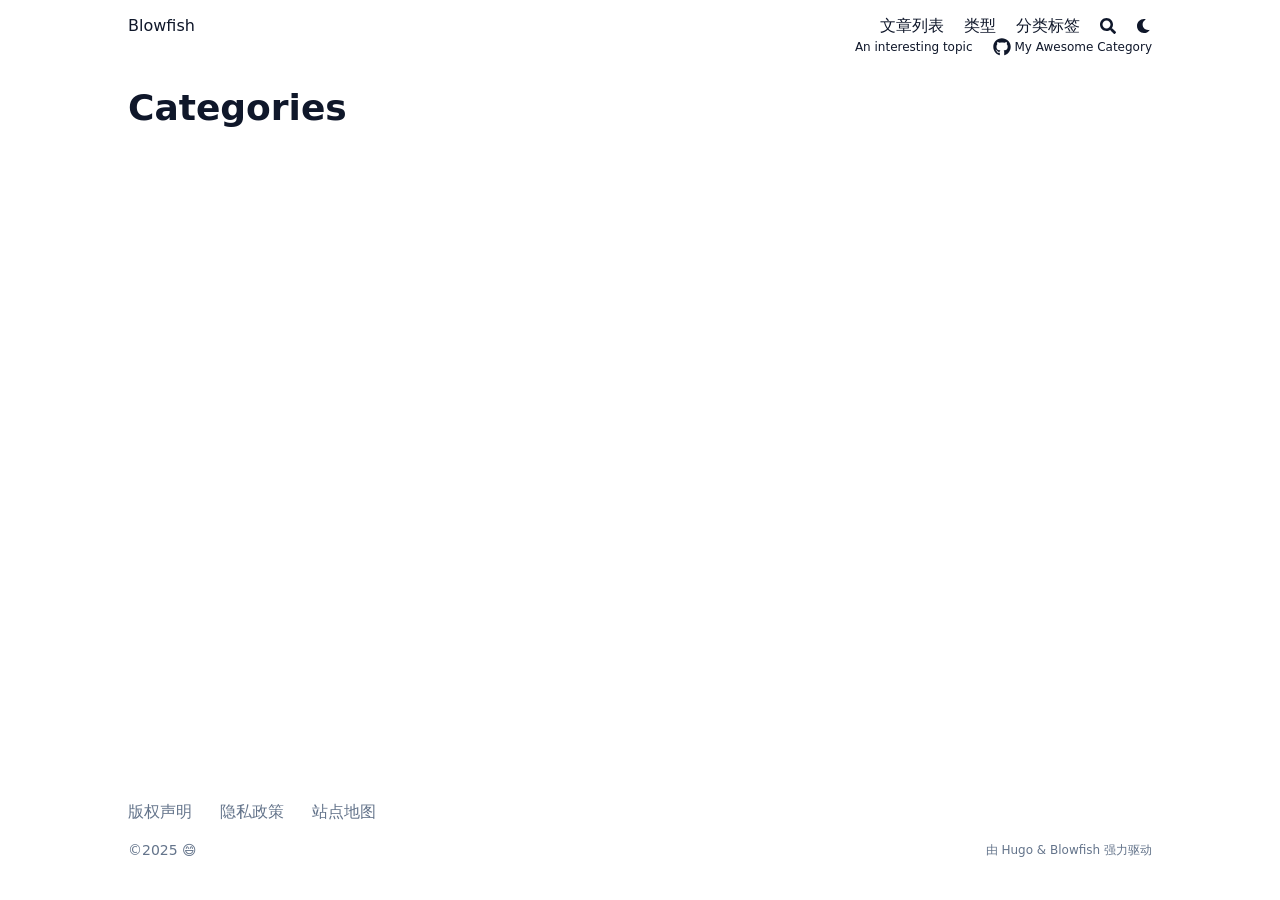
<file: categories/index.html>
<!doctype html><html lang=cn dir=ltr class=scroll-smooth data-default-appearance=light data-auto-appearance=true><head><meta charset=utf-8><meta http-equiv=content-language content="zh-cn"><meta name=viewport content="width=device-width,initial-scale=1"><meta http-equiv=X-UA-Compatible content="ie=edge"><title>Categories &#183; Blowfish</title>
<meta name=title content="Categories &#183; Blowfish"><link rel=canonical href=https://oswald522.github.io/categories/><link rel=alternate type=application/rss+xml href=/categories/index.xml title=Blowfish><link type=text/css rel=stylesheet href=/css/main.bundle.min.7227da21654d2984302c0c82295cb2a809924de1a6741e14e40f76c8065843629293fb89679396776a46be2214cbb9e58e01742a5f628f2998956e12288fed6e.css integrity="sha512-cifaIWVNKYQwLAyCKVyyqAmSTeGmdB4U5A92yAZYQ2KSk/uJZ5OWd2pGviIUy7nljgF0Kl9ijymYlW4SKI/tbg=="><script type=text/javascript src=/js/appearance.min.516a16745bea5a9bd011138d254cc0fd3973cd55ce6e15f3dec763e7c7c2c7448f8fe7b54cca811cb821b0c7e12cd161caace1dd794ac3d34d40937cbcc9ee12.js integrity="sha512-UWoWdFvqWpvQERONJUzA/TlzzVXObhXz3sdj58fCx0SPj+e1TMqBHLghsMfhLNFhyqzh3XlKw9NNQJN8vMnuEg=="></script><script defer type=text/javascript id=script-bundle src=/js/main.bundle.min.b6411b5d4cd56c0068d34c4acbce043846adad56b824e3d486a06d3459aed2eb7f7413874b7871cc2c822c8c8834cbed944022918bcc8cca710a962167c36d32.js integrity="sha512-tkEbXUzVbABo00xKy84EOEatrVa4JOPUhqBtNFmu0ut/dBOHS3hxzCyCLIyINMvtlEAikYvMjMpxCpYhZ8NtMg==" data-copy data-copied></script><script src=/lib/zoom/zoom.min.37d2094687372da3f7343a221a470f6b8806f7891aa46a5a03966af7f0ebd38b9fe536cb154e6ad28f006d184b294525a7c4054b6bbb4be62d8b453b42db99bd.js integrity="sha512-N9IJRoc3LaP3NDoiGkcPa4gG94kapGpaA5Zq9/Dr04uf5TbLFU5q0o8AbRhLKUUlp8QFS2u7S+Yti0U7QtuZvQ=="></script><link rel=apple-touch-icon sizes=180x180 href=/apple-touch-icon.png><link rel=icon type=image/png sizes=32x32 href=/favicon-32x32.png><link rel=icon type=image/png sizes=16x16 href=/favicon-16x16.png><link rel=manifest href=/site.webmanifest><meta property="og:url" content="https://oswald522.github.io/categories/"><meta property="og:site_name" content="Blowfish"><meta property="og:title" content="Categories"><meta property="og:locale" content="zh_cn"><meta property="og:type" content="website"><meta name=twitter:card content="summary"><meta name=twitter:title content="Categories"><meta name=author content="Blowfish"><link href=mailto:hello@your_domain.com rel=me><link href=https://link-to-some-website.com/ rel=me><link href=https://github.com/username rel=me><script src=/lib/jquery/jquery.slim.min.b0dca576e87d7eaa5850ae4e61759c065786cdb6489d68fcc82240539eebd5da522bdb4fda085ffd245808c8fe2acb2516408eb774ef26b5f6015fc6737c0ea8.js integrity="sha512-sNylduh9fqpYUK5OYXWcBleGzbZInWj8yCJAU57r1dpSK9tP2ghf/SRYCMj+KsslFkCOt3TvJrX2AV/Gc3wOqA=="></script><meta name=theme-color></head><body class="flex flex-col h-screen px-6 m-auto text-lg leading-7 max-w-7xl bg-neutral text-neutral-900 dark:bg-neutral-800 dark:text-neutral sm:px-14 md:px-24 lg:px-32 scrollbar-thin scrollbar-track-neutral-200 scrollbar-thumb-neutral-400 dark:scrollbar-track-neutral-800 dark:scrollbar-thumb-neutral-600"><div id=the-top class="absolute flex self-center"><a class="px-3 py-1 text-sm -translate-y-8 rounded-b-lg bg-primary-200 focus:translate-y-0 dark:bg-neutral-600" href=#main-content><span class="font-bold text-primary-600 ltr:pr-2 rtl:pl-2 dark:text-primary-400">&darr;</span>跳过正文</a></div><div style=padding-left:0;padding-right:0;padding-top:2px;padding-bottom:3px class="main-menu flex items-center justify-between px-4 py-6 sm:px-6 md:justify-start gap-x-3"><div class="flex flex-1 items-center justify-between"><nav class="flex space-x-3"><a href=/ class="text-base font-medium text-gray-500 hover:text-gray-900">Blowfish</a></nav><nav class="hidden md:flex items-center gap-x-5 md:ml-12 h-12"><a href=/posts/ class="flex items-center text-gray-500 hover:text-primary-600 dark:hover:text-primary-400"><p class="text-base font-medium" title>文章列表</p></a><a href=/categories/ class="flex items-center text-gray-500 hover:text-primary-600 dark:hover:text-primary-400"><p class="text-base font-medium" title=Categories>类型</p></a><a href=/tags/ class="flex items-center text-gray-500 hover:text-primary-600 dark:hover:text-primary-400"><p class="text-base font-medium" title=Tags>分类标签</p></a><button id=search-button aria-label=Search class="text-base hover:text-primary-600 dark:hover:text-primary-400" title>
<span class="relative block icon"><svg aria-hidden="true" focusable="false" data-prefix="fas" data-icon="search" class="svg-inline--fa fa-search fa-w-16" role="img" viewBox="0 0 512 512"><path fill="currentcolor" d="M505 442.7 405.3 343c-4.5-4.5-10.6-7-17-7H372c27.6-35.3 44-79.7 44-128C416 93.1 322.9.0 208 0S0 93.1.0 208s93.1 208 208 208c48.3.0 92.7-16.4 128-44v16.3c0 6.4 2.5 12.5 7 17l99.7 99.7c9.4 9.4 24.6 9.4 33.9.0l28.3-28.3c9.4-9.4 9.4-24.6.1-34zM208 336c-70.7.0-128-57.2-128-128 0-70.7 57.2-128 128-128 70.7.0 128 57.2 128 128 0 70.7-57.2 128-128 128z"/></svg></span></button><div class="flex items-center"><button id=appearance-switcher aria-label="Dark mode switcher" type=button class="text-base hover:text-primary-600 dark:hover:text-primary-400"><div class="flex items-center justify-center dark:hidden"><span class="relative block icon"><svg viewBox="0 0 512 512"><path fill="currentcolor" d="M32 256C32 132.2 132.3 32 255.8 32c11.36.0 29.7 1.668 40.9 3.746 9.616 1.777 11.75 14.63 3.279 19.44C245 86.5 211.2 144.6 211.2 207.8c0 109.7 99.71 193 208.3 172.3 9.561-1.805 16.28 9.324 10.11 16.95C387.9 448.6 324.8 480 255.8 480 132.1 480 32 379.6 32 256z"/></svg></span></div><div class="items-center justify-center hidden dark:flex"><span class="relative block icon"><svg viewBox="0 0 512 512"><path fill="currentcolor" d="M256 159.1c-53.02.0-95.1 42.98-95.1 95.1s41.2 96.9 95.1 96.9 95.1-42.98 95.1-95.1S309 159.1 256 159.1zM509.3 347l-63.2-91.9 63.15-91.01c6.332-9.125 1.104-21.74-9.826-23.72l-109-19.7-19.7-109c-1.975-10.93-14.59-16.16-23.72-9.824L256 65.89 164.1 2.736c-9.125-6.332-21.74-1.107-23.72 9.824L121.6 121.6 12.56 141.3C1.633 143.2-3.596 155.9 2.736 164.1L65.89 256 2.74 347.01c-6.332 9.125-1.105 21.74 9.824 23.72l109 19.7 19.7 109c1.975 10.93 14.59 16.16 23.72 9.824L256 446.1l91.01 63.15c9.127 6.334 21.75 1.107 23.72-9.822l19.7-109 109-19.7C510.4 368.8 515.6 356.1 509.3 347zM256 383.1c-70.69.0-127.1-57.31-127.1-127.1.0-70.69 57.31-127.1 127.1-127.1S383.1 186.2 383.1 256c0 70.7-56.4 127.1-127.1 127.1z"/></svg></span></div></button></div></nav><div class="flex md:hidden items-center gap-x-5 md:ml-12 h-12"><span></span>
<button id=search-button-mobile aria-label=Search class="text-base hover:text-primary-600 dark:hover:text-primary-400" title>
<span class="relative block icon"><svg aria-hidden="true" focusable="false" data-prefix="fas" data-icon="search" class="svg-inline--fa fa-search fa-w-16" role="img" viewBox="0 0 512 512"><path fill="currentcolor" d="M505 442.7 405.3 343c-4.5-4.5-10.6-7-17-7H372c27.6-35.3 44-79.7 44-128C416 93.1 322.9.0 208 0S0 93.1.0 208s93.1 208 208 208c48.3.0 92.7-16.4 128-44v16.3c0 6.4 2.5 12.5 7 17l99.7 99.7c9.4 9.4 24.6 9.4 33.9.0l28.3-28.3c9.4-9.4 9.4-24.6.1-34zM208 336c-70.7.0-128-57.2-128-128 0-70.7 57.2-128 128-128 70.7.0 128 57.2 128 128 0 70.7-57.2 128-128 128z"/></svg>
</span></button>
<button id=appearance-switcher-mobile aria-label="Dark mode switcher" type=button class="text-base hover:text-primary-600 dark:hover:text-primary-400 ltr:mr-1 rtl:ml-1"><div class="flex items-center justify-center dark:hidden"><span class="relative block icon"><svg viewBox="0 0 512 512"><path fill="currentcolor" d="M32 256C32 132.2 132.3 32 255.8 32c11.36.0 29.7 1.668 40.9 3.746 9.616 1.777 11.75 14.63 3.279 19.44C245 86.5 211.2 144.6 211.2 207.8c0 109.7 99.71 193 208.3 172.3 9.561-1.805 16.28 9.324 10.11 16.95C387.9 448.6 324.8 480 255.8 480 132.1 480 32 379.6 32 256z"/></svg></span></div><div class="items-center justify-center hidden dark:flex"><span class="relative block icon"><svg viewBox="0 0 512 512"><path fill="currentcolor" d="M256 159.1c-53.02.0-95.1 42.98-95.1 95.1s41.2 96.9 95.1 96.9 95.1-42.98 95.1-95.1S309 159.1 256 159.1zM509.3 347l-63.2-91.9 63.15-91.01c6.332-9.125 1.104-21.74-9.826-23.72l-109-19.7-19.7-109c-1.975-10.93-14.59-16.16-23.72-9.824L256 65.89 164.1 2.736c-9.125-6.332-21.74-1.107-23.72 9.824L121.6 121.6 12.56 141.3C1.633 143.2-3.596 155.9 2.736 164.1L65.89 256 2.74 347.01c-6.332 9.125-1.105 21.74 9.824 23.72l109 19.7 19.7 109c1.975 10.93 14.59 16.16 23.72 9.824L256 446.1l91.01 63.15c9.127 6.334 21.75 1.107 23.72-9.822l19.7-109 109-19.7C510.4 368.8 515.6 356.1 509.3 347zM256 383.1c-70.69.0-127.1-57.31-127.1-127.1.0-70.69 57.31-127.1 127.1-127.1S383.1 186.2 383.1 256c0 70.7-56.4 127.1-127.1 127.1z"/></svg></span></div></button></div></div><div class="-my-2 md:hidden"><label id=menu-button class=block><div class="cursor-pointer hover:text-primary-600 dark:hover:text-primary-400"><span class="relative block icon"><svg viewBox="0 0 448 512"><path fill="currentcolor" d="M0 96C0 78.33 14.33 64 32 64H416c17.7.0 32 14.33 32 32 0 17.7-14.3 32-32 32H32C14.33 128 0 113.7.0 96zM0 256c0-17.7 14.33-32 32-32H416c17.7.0 32 14.3 32 32s-14.3 32-32 32H32c-17.67.0-32-14.3-32-32zM416 448H32c-17.67.0-32-14.3-32-32s14.33-32 32-32H416c17.7.0 32 14.3 32 32s-14.3 32-32 32z"/></svg></span></div><div id=menu-wrapper style=padding-top:5px class="fixed inset-0 z-30 invisible w-screen h-screen m-0 overflow-auto transition-opacity opacity-0 cursor-default bg-neutral-100/50 backdrop-blur-sm dark:bg-neutral-900/50"><ul class="flex space-y-2 mt-3 flex-col items-end w-full px-6 py-6 mx-auto overflow-visible list-none ltr:text-right rtl:text-left max-w-7xl"><li id=menu-close-button><span class="cursor-pointer inline-block align-text-bottom hover:text-primary-600 dark:hover:text-primary-400"><span class="relative block icon"><svg viewBox="0 0 320 512"><path fill="currentcolor" d="M310.6 361.4c12.5 12.5 12.5 32.75.0 45.25C304.4 412.9 296.2 416 288 416s-16.38-3.125-22.62-9.375L160 301.3 54.63 406.6C48.38 412.9 40.19 416 32 416S15.63 412.9 9.375 406.6c-12.5-12.5-12.5-32.75.0-45.25l105.4-105.4L9.375 150.6c-12.5-12.5-12.5-32.75.0-45.25s32.75-12.5 45.25.0L160 210.8l105.4-105.4c12.5-12.5 32.75-12.5 45.25.0s12.5 32.75.0 45.25l-105.4 105.4L310.6 361.4z"/></svg></span></span></li><li class=mt-1><a href=/posts/ class="flex items-center text-gray-500 hover:text-primary-600 dark:hover:text-primary-400"><p class="text-bg font-bg" title>文章列表</p></a></li><li class=mt-1><a href=/categories/ class="flex items-center text-gray-500 hover:text-primary-600 dark:hover:text-primary-400"><p class="text-bg font-bg" title=Categories>类型</p></a></li><li class=mt-1><a href=/tags/ class="flex items-center text-gray-500 hover:text-primary-600 dark:hover:text-primary-400"><p class="text-bg font-bg" title=Tags>分类标签</p></a></li></ul><hr><ul class="flex mt-4 flex-col items-end w-full px-6 py-6 mx-auto overflow-visible list-none ltr:text-right rtl:text-left max-w-7xl"><li class=mb-1><a href class="flex items-center"><p class="text-sm font-sm text-gray-500 hover:text-gray-900" title>An interesting topic</p></a></li><li class=mb-1><a href class="flex items-center"><span class=mr-3><span class="relative block icon"><svg viewBox="0 0 496 512"><path fill="currentcolor" d="M165.9 397.4c0 2-2.3 3.6-5.2 3.6-3.3.3-5.6-1.3-5.6-3.6.0-2 2.3-3.6 5.2-3.6 3-.3 5.6 1.3 5.6 3.6zm-31.1-4.5c-.7 2 1.3 4.3 4.3 4.9 2.6 1 5.6.0 6.2-2s-1.3-4.3-4.3-5.2c-2.6-.7-5.5.3-6.2 2.3zm44.2-1.7c-2.9.7-4.9 2.6-4.6 4.9.3 2 2.9 3.3 5.9 2.6 2.9-.7 4.9-2.6 4.6-4.6-.3-1.9-3-3.2-5.9-2.9zM244.8 8C106.1 8 0 113.3.0 252c0 110.9 69.8 205.8 169.5 239.2 12.8 2.3 17.3-5.6 17.3-12.1.0-6.2-.3-40.4-.3-61.4.0.0-70 15-84.7-29.8.0.0-11.4-29.1-27.8-36.6.0.0-22.9-15.7 1.6-15.4.0.0 24.9 2 38.6 25.8 21.9 38.6 58.6 27.5 72.9 20.9 2.3-16 8.8-27.1 16-33.7-55.9-6.2-112.3-14.3-112.3-110.5.0-27.5 7.6-41.3 23.6-58.9-2.6-6.5-11.1-33.3 2.6-67.9 20.9-6.5 69 27 69 27 20-5.6 41.5-8.5 62.8-8.5s42.8 2.9 62.8 8.5c0 0 48.1-33.6 69-27 13.7 34.7 5.2 61.4 2.6 67.9 16 17.7 25.8 31.5 25.8 58.9.0 96.5-58.9 104.2-114.8 110.5 9.2 7.9 17 22.9 17 46.4.0 33.7-.3 75.4-.3 83.6.0 6.5 4.6 14.4 17.3 12.1C428.2 457.8 496 362.9 496 252 496 113.3 383.5 8 244.8 8zM97.2 352.9c-1.3 1-1 3.3.7 5.2 1.6 1.6 3.9 2.3 5.2 1 1.3-1 1-3.3-.7-5.2-1.6-1.6-3.9-2.3-5.2-1zm-10.8-8.1c-.7 1.3.3 2.9 2.3 3.9 1.6 1 3.6.7 4.3-.7.7-1.3-.3-2.9-2.3-3.9-2-.6-3.6-.3-4.3.7zm32.4 35.6c-1.6 1.3-1 4.3 1.3 6.2 2.3 2.3 5.2 2.6 6.5 1 1.3-1.3.7-4.3-1.3-6.2-2.2-2.3-5.2-2.6-6.5-1zm-11.4-14.7c-1.6 1-1.6 3.6.0 5.9 1.6 2.3 4.3 3.3 5.6 2.3 1.6-1.3 1.6-3.9.0-6.2-1.4-2.3-4-3.3-5.6-2z"/></svg></span></span><p class="text-sm font-sm text-gray-500 hover:text-gray-900" title>My Awesome Category</p></a></li></ul></div></label></div></div><div class="main-menu flex pb-3 flex-col items-end justify-between md:justify-start space-x-3" style=margin-top:-15px><div class="hidden md:flex items-center space-x-5"><a href class="flex items-center"><p class="text-xs font-light text-gray-500 hover:text-gray-900" title>An interesting topic</p></a><a href class="flex items-center"><span class=mr-1><span class="relative block icon"><svg viewBox="0 0 496 512"><path fill="currentcolor" d="M165.9 397.4c0 2-2.3 3.6-5.2 3.6-3.3.3-5.6-1.3-5.6-3.6.0-2 2.3-3.6 5.2-3.6 3-.3 5.6 1.3 5.6 3.6zm-31.1-4.5c-.7 2 1.3 4.3 4.3 4.9 2.6 1 5.6.0 6.2-2s-1.3-4.3-4.3-5.2c-2.6-.7-5.5.3-6.2 2.3zm44.2-1.7c-2.9.7-4.9 2.6-4.6 4.9.3 2 2.9 3.3 5.9 2.6 2.9-.7 4.9-2.6 4.6-4.6-.3-1.9-3-3.2-5.9-2.9zM244.8 8C106.1 8 0 113.3.0 252c0 110.9 69.8 205.8 169.5 239.2 12.8 2.3 17.3-5.6 17.3-12.1.0-6.2-.3-40.4-.3-61.4.0.0-70 15-84.7-29.8.0.0-11.4-29.1-27.8-36.6.0.0-22.9-15.7 1.6-15.4.0.0 24.9 2 38.6 25.8 21.9 38.6 58.6 27.5 72.9 20.9 2.3-16 8.8-27.1 16-33.7-55.9-6.2-112.3-14.3-112.3-110.5.0-27.5 7.6-41.3 23.6-58.9-2.6-6.5-11.1-33.3 2.6-67.9 20.9-6.5 69 27 69 27 20-5.6 41.5-8.5 62.8-8.5s42.8 2.9 62.8 8.5c0 0 48.1-33.6 69-27 13.7 34.7 5.2 61.4 2.6 67.9 16 17.7 25.8 31.5 25.8 58.9.0 96.5-58.9 104.2-114.8 110.5 9.2 7.9 17 22.9 17 46.4.0 33.7-.3 75.4-.3 83.6.0 6.5 4.6 14.4 17.3 12.1C428.2 457.8 496 362.9 496 252 496 113.3 383.5 8 244.8 8zM97.2 352.9c-1.3 1-1 3.3.7 5.2 1.6 1.6 3.9 2.3 5.2 1 1.3-1 1-3.3-.7-5.2-1.6-1.6-3.9-2.3-5.2-1zm-10.8-8.1c-.7 1.3.3 2.9 2.3 3.9 1.6 1 3.6.7 4.3-.7.7-1.3-.3-2.9-2.3-3.9-2-.6-3.6-.3-4.3.7zm32.4 35.6c-1.6 1.3-1 4.3 1.3 6.2 2.3 2.3 5.2 2.6 6.5 1 1.3-1.3.7-4.3-1.3-6.2-2.2-2.3-5.2-2.6-6.5-1zm-11.4-14.7c-1.6 1-1.6 3.6.0 5.9 1.6 2.3 4.3 3.3 5.6 2.3 1.6-1.3 1.6-3.9.0-6.2-1.4-2.3-4-3.3-5.6-2z"/></svg></span></span><p class="text-xs font-light text-gray-500 hover:text-gray-900" title>My Awesome Category</p></a></div></div><div class="relative flex flex-col grow"><main id=main-content class=grow><header><h1 class="mt-5 text-4xl font-extrabold text-neutral-900 dark:text-neutral">Categories</h1><div class="mt-1 mb-2 text-base text-neutral-500 dark:text-neutral-400 print:hidden"><div class="flex flex-row flex-wrap items-center"></div></div></header><section class="flex flex-wrap max-w-prose -mx-2 overflow-hidden"></section></main><footer id=site-footer class="py-10 print:hidden"><nav class="flex flex-row pb-4 text-base font-medium text-neutral-500 dark:text-neutral-400"><ul class="flex flex-col list-none sm:flex-row"><li class="flex mb-1 ltr:text-right rtl:text-left sm:mb-0 ltr:sm:mr-7 ltr:sm:last:mr-0 rtl:sm:ml-7 rtl:sm:last:ml-0"><a class="decoration-primary-500 hover:underline hover:decoration-2 hover:underline-offset-2 flex items-center" href=/copyright/ title=版权声明>版权声明</a></li><li class="flex mb-1 ltr:text-right rtl:text-left sm:mb-0 ltr:sm:mr-7 ltr:sm:last:mr-0 rtl:sm:ml-7 rtl:sm:last:ml-0"><a class="decoration-primary-500 hover:underline hover:decoration-2 hover:underline-offset-2 flex items-center" href=/privacy/ title>隐私政策</a></li><li class="flex mb-1 ltr:text-right rtl:text-left sm:mb-0 ltr:sm:mr-7 ltr:sm:last:mr-0 rtl:sm:ml-7 rtl:sm:last:ml-0"><a class="decoration-primary-500 hover:underline hover:decoration-2 hover:underline-offset-2 flex items-center" href=/sitemap.xml title>站点地图</a></li></ul></nav><div class="flex items-center justify-between"><p class="text-sm text-neutral-500 dark:text-neutral-400">©2025 😄</p><p class="text-xs text-neutral-500 dark:text-neutral-400">由 <a class="hover:underline hover:decoration-primary-400 hover:text-primary-500" href=https://gohugo.io/ target=_blank rel="noopener noreferrer">Hugo</a> & <a class="hover:underline hover:decoration-primary-400 hover:text-primary-500" href=https://blowfish.page/ target=_blank rel="noopener noreferrer">Blowfish</a> 强力驱动</p></div><script>mediumZoom(document.querySelectorAll("img:not(.nozoom)"),{margin:24,background:"rgba(0,0,0,0.5)",scrollOffset:0})</script><script type=text/javascript src=/js/process.min.ee03488f19c93c2efb199e2e3014ea5f3cb2ce7d45154adb3399a158cac27ca52831db249ede5bb602700ef87eb02434139de0858af1818ab0fb4182472204a4.js integrity="sha512-7gNIjxnJPC77GZ4uMBTqXzyyzn1FFUrbM5mhWMrCfKUoMdsknt5btgJwDvh+sCQ0E53ghYrxgYqw+0GCRyIEpA=="></script></footer><div id=search-wrapper class="invisible fixed inset-0 flex h-screen w-screen cursor-default flex-col bg-neutral-500/50 p-4 backdrop-blur-sm dark:bg-neutral-900/50 sm:p-6 md:p-[10vh] lg:p-[12vh]" data-url=https://oswald522.github.io/ style=z-index:500><div id=search-modal class="flex flex-col w-full max-w-3xl min-h-0 mx-auto border rounded-md shadow-lg top-20 border-neutral-200 bg-neutral dark:border-neutral-700 dark:bg-neutral-800"><header class="relative z-10 flex items-center justify-between flex-none px-2"><form class="flex items-center flex-auto min-w-0"><div class="flex items-center justify-center w-8 h-8 text-neutral-400"><span class="relative block icon"><svg aria-hidden="true" focusable="false" data-prefix="fas" data-icon="search" class="svg-inline--fa fa-search fa-w-16" role="img" viewBox="0 0 512 512"><path fill="currentcolor" d="M505 442.7 405.3 343c-4.5-4.5-10.6-7-17-7H372c27.6-35.3 44-79.7 44-128C416 93.1 322.9.0 208 0S0 93.1.0 208s93.1 208 208 208c48.3.0 92.7-16.4 128-44v16.3c0 6.4 2.5 12.5 7 17l99.7 99.7c9.4 9.4 24.6 9.4 33.9.0l28.3-28.3c9.4-9.4 9.4-24.6.1-34zM208 336c-70.7.0-128-57.2-128-128 0-70.7 57.2-128 128-128 70.7.0 128 57.2 128 128 0 70.7-57.2 128-128 128z"/></svg></span></div><input type=search id=search-query class="flex flex-auto h-12 mx-1 bg-transparent appearance-none focus:outline-dotted focus:outline-2 focus:outline-transparent" placeholder=搜索 tabindex=0></form><button id=close-search-button class="flex items-center justify-center w-8 h-8 text-neutral-700 hover:text-primary-600 dark:text-neutral dark:hover:text-primary-400" title="关闭 (Esc)">
<span class="relative block icon"><svg viewBox="0 0 320 512"><path fill="currentcolor" d="M310.6 361.4c12.5 12.5 12.5 32.75.0 45.25C304.4 412.9 296.2 416 288 416s-16.38-3.125-22.62-9.375L160 301.3 54.63 406.6C48.38 412.9 40.19 416 32 416S15.63 412.9 9.375 406.6c-12.5-12.5-12.5-32.75.0-45.25l105.4-105.4L9.375 150.6c-12.5-12.5-12.5-32.75.0-45.25s32.75-12.5 45.25.0L160 210.8l105.4-105.4c12.5-12.5 32.75-12.5 45.25.0s12.5 32.75.0 45.25l-105.4 105.4L310.6 361.4z"/></svg></span></button></header><section class="flex-auto px-2 overflow-auto"><ul id=search-results></ul></section></div></div></div></body></html>
</file>
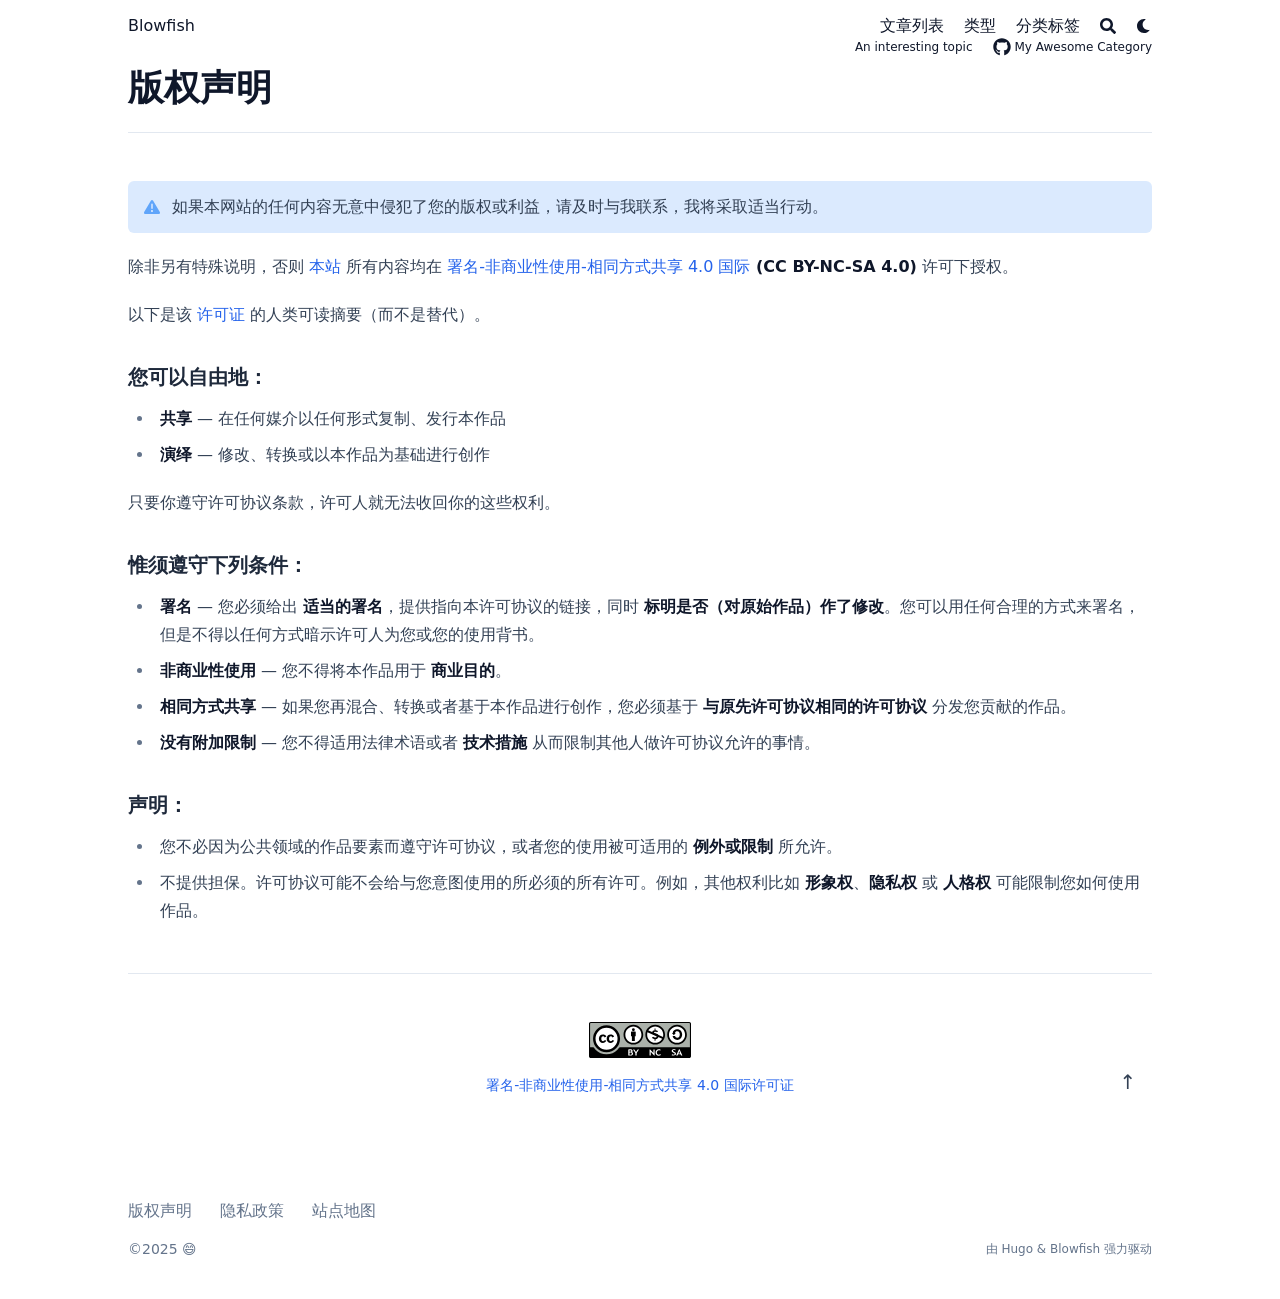
<file: copyright/index.html>
<!doctype html><html lang=cn dir=ltr class=scroll-smooth data-default-appearance=light data-auto-appearance=true><head><meta charset=utf-8><meta http-equiv=content-language content="zh-cn"><meta name=viewport content="width=device-width,initial-scale=1"><meta http-equiv=X-UA-Compatible content="ie=edge"><title>版权声明 &#183; Blowfish</title>
<meta name=title content="版权声明 &#183; Blowfish"><link rel=canonical href=https://oswald522.github.io/copyright/><link type=text/css rel=stylesheet href=/css/main.bundle.min.7227da21654d2984302c0c82295cb2a809924de1a6741e14e40f76c8065843629293fb89679396776a46be2214cbb9e58e01742a5f628f2998956e12288fed6e.css integrity="sha512-cifaIWVNKYQwLAyCKVyyqAmSTeGmdB4U5A92yAZYQ2KSk/uJZ5OWd2pGviIUy7nljgF0Kl9ijymYlW4SKI/tbg=="><script type=text/javascript src=/js/appearance.min.516a16745bea5a9bd011138d254cc0fd3973cd55ce6e15f3dec763e7c7c2c7448f8fe7b54cca811cb821b0c7e12cd161caace1dd794ac3d34d40937cbcc9ee12.js integrity="sha512-UWoWdFvqWpvQERONJUzA/TlzzVXObhXz3sdj58fCx0SPj+e1TMqBHLghsMfhLNFhyqzh3XlKw9NNQJN8vMnuEg=="></script><script defer type=text/javascript id=script-bundle src=/js/main.bundle.min.b6411b5d4cd56c0068d34c4acbce043846adad56b824e3d486a06d3459aed2eb7f7413874b7871cc2c822c8c8834cbed944022918bcc8cca710a962167c36d32.js integrity="sha512-tkEbXUzVbABo00xKy84EOEatrVa4JOPUhqBtNFmu0ut/dBOHS3hxzCyCLIyINMvtlEAikYvMjMpxCpYhZ8NtMg==" data-copy data-copied></script><script src=/lib/zoom/zoom.min.37d2094687372da3f7343a221a470f6b8806f7891aa46a5a03966af7f0ebd38b9fe536cb154e6ad28f006d184b294525a7c4054b6bbb4be62d8b453b42db99bd.js integrity="sha512-N9IJRoc3LaP3NDoiGkcPa4gG94kapGpaA5Zq9/Dr04uf5TbLFU5q0o8AbRhLKUUlp8QFS2u7S+Yti0U7QtuZvQ=="></script><link rel=apple-touch-icon sizes=180x180 href=/apple-touch-icon.png><link rel=icon type=image/png sizes=32x32 href=/favicon-32x32.png><link rel=icon type=image/png sizes=16x16 href=/favicon-16x16.png><link rel=manifest href=/site.webmanifest><meta property="og:url" content="https://oswald522.github.io/copyright/"><meta property="og:site_name" content="Blowfish"><meta property="og:title" content="版权声明"><meta property="og:locale" content="zh_cn"><meta property="og:type" content="article"><meta name=twitter:card content="summary"><meta name=twitter:title content="版权声明"><script type=application/ld+json>[{"@context":"https://schema.org","@type":"Article","articleSection":"欢迎来到 Blowfish ！","name":"版权声明","headline":"版权声明","inLanguage":"zh-cn","url":"https:\/\/oswald522.github.io\/copyright\/","author":{"@type":"Person","name":"Blowfish"},"mainEntityOfPage":"true","wordCount":"528"}]</script><meta name=author content="Blowfish"><link href=mailto:hello@your_domain.com rel=me><link href=https://link-to-some-website.com/ rel=me><link href=https://github.com/username rel=me><script src=/lib/jquery/jquery.slim.min.b0dca576e87d7eaa5850ae4e61759c065786cdb6489d68fcc82240539eebd5da522bdb4fda085ffd245808c8fe2acb2516408eb774ef26b5f6015fc6737c0ea8.js integrity="sha512-sNylduh9fqpYUK5OYXWcBleGzbZInWj8yCJAU57r1dpSK9tP2ghf/SRYCMj+KsslFkCOt3TvJrX2AV/Gc3wOqA=="></script><meta name=theme-color></head><body class="flex flex-col h-screen px-6 m-auto text-lg leading-7 max-w-7xl bg-neutral text-neutral-900 dark:bg-neutral-800 dark:text-neutral sm:px-14 md:px-24 lg:px-32 scrollbar-thin scrollbar-track-neutral-200 scrollbar-thumb-neutral-400 dark:scrollbar-track-neutral-800 dark:scrollbar-thumb-neutral-600"><div id=the-top class="absolute flex self-center"><a class="px-3 py-1 text-sm -translate-y-8 rounded-b-lg bg-primary-200 focus:translate-y-0 dark:bg-neutral-600" href=#main-content><span class="font-bold text-primary-600 ltr:pr-2 rtl:pl-2 dark:text-primary-400">&darr;</span>跳过正文</a></div><div style=padding-left:0;padding-right:0;padding-top:2px;padding-bottom:3px class="main-menu flex items-center justify-between px-4 py-6 sm:px-6 md:justify-start gap-x-3"><div class="flex flex-1 items-center justify-between"><nav class="flex space-x-3"><a href=/ class="text-base font-medium text-gray-500 hover:text-gray-900">Blowfish</a></nav><nav class="hidden md:flex items-center gap-x-5 md:ml-12 h-12"><a href=/posts/ class="flex items-center text-gray-500 hover:text-primary-600 dark:hover:text-primary-400"><p class="text-base font-medium" title>文章列表</p></a><a href=/categories/ class="flex items-center text-gray-500 hover:text-primary-600 dark:hover:text-primary-400"><p class="text-base font-medium" title=Categories>类型</p></a><a href=/tags/ class="flex items-center text-gray-500 hover:text-primary-600 dark:hover:text-primary-400"><p class="text-base font-medium" title=Tags>分类标签</p></a><button id=search-button aria-label=Search class="text-base hover:text-primary-600 dark:hover:text-primary-400" title>
<span class="relative block icon"><svg aria-hidden="true" focusable="false" data-prefix="fas" data-icon="search" class="svg-inline--fa fa-search fa-w-16" role="img" viewBox="0 0 512 512"><path fill="currentcolor" d="M505 442.7 405.3 343c-4.5-4.5-10.6-7-17-7H372c27.6-35.3 44-79.7 44-128C416 93.1 322.9.0 208 0S0 93.1.0 208s93.1 208 208 208c48.3.0 92.7-16.4 128-44v16.3c0 6.4 2.5 12.5 7 17l99.7 99.7c9.4 9.4 24.6 9.4 33.9.0l28.3-28.3c9.4-9.4 9.4-24.6.1-34zM208 336c-70.7.0-128-57.2-128-128 0-70.7 57.2-128 128-128 70.7.0 128 57.2 128 128 0 70.7-57.2 128-128 128z"/></svg></span></button><div class="flex items-center"><button id=appearance-switcher aria-label="Dark mode switcher" type=button class="text-base hover:text-primary-600 dark:hover:text-primary-400"><div class="flex items-center justify-center dark:hidden"><span class="relative block icon"><svg viewBox="0 0 512 512"><path fill="currentcolor" d="M32 256C32 132.2 132.3 32 255.8 32c11.36.0 29.7 1.668 40.9 3.746 9.616 1.777 11.75 14.63 3.279 19.44C245 86.5 211.2 144.6 211.2 207.8c0 109.7 99.71 193 208.3 172.3 9.561-1.805 16.28 9.324 10.11 16.95C387.9 448.6 324.8 480 255.8 480 132.1 480 32 379.6 32 256z"/></svg></span></div><div class="items-center justify-center hidden dark:flex"><span class="relative block icon"><svg viewBox="0 0 512 512"><path fill="currentcolor" d="M256 159.1c-53.02.0-95.1 42.98-95.1 95.1s41.2 96.9 95.1 96.9 95.1-42.98 95.1-95.1S309 159.1 256 159.1zM509.3 347l-63.2-91.9 63.15-91.01c6.332-9.125 1.104-21.74-9.826-23.72l-109-19.7-19.7-109c-1.975-10.93-14.59-16.16-23.72-9.824L256 65.89 164.1 2.736c-9.125-6.332-21.74-1.107-23.72 9.824L121.6 121.6 12.56 141.3C1.633 143.2-3.596 155.9 2.736 164.1L65.89 256 2.74 347.01c-6.332 9.125-1.105 21.74 9.824 23.72l109 19.7 19.7 109c1.975 10.93 14.59 16.16 23.72 9.824L256 446.1l91.01 63.15c9.127 6.334 21.75 1.107 23.72-9.822l19.7-109 109-19.7C510.4 368.8 515.6 356.1 509.3 347zM256 383.1c-70.69.0-127.1-57.31-127.1-127.1.0-70.69 57.31-127.1 127.1-127.1S383.1 186.2 383.1 256c0 70.7-56.4 127.1-127.1 127.1z"/></svg></span></div></button></div></nav><div class="flex md:hidden items-center gap-x-5 md:ml-12 h-12"><span></span>
<button id=search-button-mobile aria-label=Search class="text-base hover:text-primary-600 dark:hover:text-primary-400" title>
<span class="relative block icon"><svg aria-hidden="true" focusable="false" data-prefix="fas" data-icon="search" class="svg-inline--fa fa-search fa-w-16" role="img" viewBox="0 0 512 512"><path fill="currentcolor" d="M505 442.7 405.3 343c-4.5-4.5-10.6-7-17-7H372c27.6-35.3 44-79.7 44-128C416 93.1 322.9.0 208 0S0 93.1.0 208s93.1 208 208 208c48.3.0 92.7-16.4 128-44v16.3c0 6.4 2.5 12.5 7 17l99.7 99.7c9.4 9.4 24.6 9.4 33.9.0l28.3-28.3c9.4-9.4 9.4-24.6.1-34zM208 336c-70.7.0-128-57.2-128-128 0-70.7 57.2-128 128-128 70.7.0 128 57.2 128 128 0 70.7-57.2 128-128 128z"/></svg>
</span></button>
<button id=appearance-switcher-mobile aria-label="Dark mode switcher" type=button class="text-base hover:text-primary-600 dark:hover:text-primary-400 ltr:mr-1 rtl:ml-1"><div class="flex items-center justify-center dark:hidden"><span class="relative block icon"><svg viewBox="0 0 512 512"><path fill="currentcolor" d="M32 256C32 132.2 132.3 32 255.8 32c11.36.0 29.7 1.668 40.9 3.746 9.616 1.777 11.75 14.63 3.279 19.44C245 86.5 211.2 144.6 211.2 207.8c0 109.7 99.71 193 208.3 172.3 9.561-1.805 16.28 9.324 10.11 16.95C387.9 448.6 324.8 480 255.8 480 132.1 480 32 379.6 32 256z"/></svg></span></div><div class="items-center justify-center hidden dark:flex"><span class="relative block icon"><svg viewBox="0 0 512 512"><path fill="currentcolor" d="M256 159.1c-53.02.0-95.1 42.98-95.1 95.1s41.2 96.9 95.1 96.9 95.1-42.98 95.1-95.1S309 159.1 256 159.1zM509.3 347l-63.2-91.9 63.15-91.01c6.332-9.125 1.104-21.74-9.826-23.72l-109-19.7-19.7-109c-1.975-10.93-14.59-16.16-23.72-9.824L256 65.89 164.1 2.736c-9.125-6.332-21.74-1.107-23.72 9.824L121.6 121.6 12.56 141.3C1.633 143.2-3.596 155.9 2.736 164.1L65.89 256 2.74 347.01c-6.332 9.125-1.105 21.74 9.824 23.72l109 19.7 19.7 109c1.975 10.93 14.59 16.16 23.72 9.824L256 446.1l91.01 63.15c9.127 6.334 21.75 1.107 23.72-9.822l19.7-109 109-19.7C510.4 368.8 515.6 356.1 509.3 347zM256 383.1c-70.69.0-127.1-57.31-127.1-127.1.0-70.69 57.31-127.1 127.1-127.1S383.1 186.2 383.1 256c0 70.7-56.4 127.1-127.1 127.1z"/></svg></span></div></button></div></div><div class="-my-2 md:hidden"><label id=menu-button class=block><div class="cursor-pointer hover:text-primary-600 dark:hover:text-primary-400"><span class="relative block icon"><svg viewBox="0 0 448 512"><path fill="currentcolor" d="M0 96C0 78.33 14.33 64 32 64H416c17.7.0 32 14.33 32 32 0 17.7-14.3 32-32 32H32C14.33 128 0 113.7.0 96zM0 256c0-17.7 14.33-32 32-32H416c17.7.0 32 14.3 32 32s-14.3 32-32 32H32c-17.67.0-32-14.3-32-32zM416 448H32c-17.67.0-32-14.3-32-32s14.33-32 32-32H416c17.7.0 32 14.3 32 32s-14.3 32-32 32z"/></svg></span></div><div id=menu-wrapper style=padding-top:5px class="fixed inset-0 z-30 invisible w-screen h-screen m-0 overflow-auto transition-opacity opacity-0 cursor-default bg-neutral-100/50 backdrop-blur-sm dark:bg-neutral-900/50"><ul class="flex space-y-2 mt-3 flex-col items-end w-full px-6 py-6 mx-auto overflow-visible list-none ltr:text-right rtl:text-left max-w-7xl"><li id=menu-close-button><span class="cursor-pointer inline-block align-text-bottom hover:text-primary-600 dark:hover:text-primary-400"><span class="relative block icon"><svg viewBox="0 0 320 512"><path fill="currentcolor" d="M310.6 361.4c12.5 12.5 12.5 32.75.0 45.25C304.4 412.9 296.2 416 288 416s-16.38-3.125-22.62-9.375L160 301.3 54.63 406.6C48.38 412.9 40.19 416 32 416S15.63 412.9 9.375 406.6c-12.5-12.5-12.5-32.75.0-45.25l105.4-105.4L9.375 150.6c-12.5-12.5-12.5-32.75.0-45.25s32.75-12.5 45.25.0L160 210.8l105.4-105.4c12.5-12.5 32.75-12.5 45.25.0s12.5 32.75.0 45.25l-105.4 105.4L310.6 361.4z"/></svg></span></span></li><li class=mt-1><a href=/posts/ class="flex items-center text-gray-500 hover:text-primary-600 dark:hover:text-primary-400"><p class="text-bg font-bg" title>文章列表</p></a></li><li class=mt-1><a href=/categories/ class="flex items-center text-gray-500 hover:text-primary-600 dark:hover:text-primary-400"><p class="text-bg font-bg" title=Categories>类型</p></a></li><li class=mt-1><a href=/tags/ class="flex items-center text-gray-500 hover:text-primary-600 dark:hover:text-primary-400"><p class="text-bg font-bg" title=Tags>分类标签</p></a></li></ul><hr><ul class="flex mt-4 flex-col items-end w-full px-6 py-6 mx-auto overflow-visible list-none ltr:text-right rtl:text-left max-w-7xl"><li class=mb-1><a href class="flex items-center"><p class="text-sm font-sm text-gray-500 hover:text-gray-900" title>An interesting topic</p></a></li><li class=mb-1><a href class="flex items-center"><span class=mr-3><span class="relative block icon"><svg viewBox="0 0 496 512"><path fill="currentcolor" d="M165.9 397.4c0 2-2.3 3.6-5.2 3.6-3.3.3-5.6-1.3-5.6-3.6.0-2 2.3-3.6 5.2-3.6 3-.3 5.6 1.3 5.6 3.6zm-31.1-4.5c-.7 2 1.3 4.3 4.3 4.9 2.6 1 5.6.0 6.2-2s-1.3-4.3-4.3-5.2c-2.6-.7-5.5.3-6.2 2.3zm44.2-1.7c-2.9.7-4.9 2.6-4.6 4.9.3 2 2.9 3.3 5.9 2.6 2.9-.7 4.9-2.6 4.6-4.6-.3-1.9-3-3.2-5.9-2.9zM244.8 8C106.1 8 0 113.3.0 252c0 110.9 69.8 205.8 169.5 239.2 12.8 2.3 17.3-5.6 17.3-12.1.0-6.2-.3-40.4-.3-61.4.0.0-70 15-84.7-29.8.0.0-11.4-29.1-27.8-36.6.0.0-22.9-15.7 1.6-15.4.0.0 24.9 2 38.6 25.8 21.9 38.6 58.6 27.5 72.9 20.9 2.3-16 8.8-27.1 16-33.7-55.9-6.2-112.3-14.3-112.3-110.5.0-27.5 7.6-41.3 23.6-58.9-2.6-6.5-11.1-33.3 2.6-67.9 20.9-6.5 69 27 69 27 20-5.6 41.5-8.5 62.8-8.5s42.8 2.9 62.8 8.5c0 0 48.1-33.6 69-27 13.7 34.7 5.2 61.4 2.6 67.9 16 17.7 25.8 31.5 25.8 58.9.0 96.5-58.9 104.2-114.8 110.5 9.2 7.9 17 22.9 17 46.4.0 33.7-.3 75.4-.3 83.6.0 6.5 4.6 14.4 17.3 12.1C428.2 457.8 496 362.9 496 252 496 113.3 383.5 8 244.8 8zM97.2 352.9c-1.3 1-1 3.3.7 5.2 1.6 1.6 3.9 2.3 5.2 1 1.3-1 1-3.3-.7-5.2-1.6-1.6-3.9-2.3-5.2-1zm-10.8-8.1c-.7 1.3.3 2.9 2.3 3.9 1.6 1 3.6.7 4.3-.7.7-1.3-.3-2.9-2.3-3.9-2-.6-3.6-.3-4.3.7zm32.4 35.6c-1.6 1.3-1 4.3 1.3 6.2 2.3 2.3 5.2 2.6 6.5 1 1.3-1.3.7-4.3-1.3-6.2-2.2-2.3-5.2-2.6-6.5-1zm-11.4-14.7c-1.6 1-1.6 3.6.0 5.9 1.6 2.3 4.3 3.3 5.6 2.3 1.6-1.3 1.6-3.9.0-6.2-1.4-2.3-4-3.3-5.6-2z"/></svg></span></span><p class="text-sm font-sm text-gray-500 hover:text-gray-900" title>My Awesome Category</p></a></li></ul></div></label></div></div><div class="main-menu flex pb-3 flex-col items-end justify-between md:justify-start space-x-3" style=margin-top:-15px><div class="hidden md:flex items-center space-x-5"><a href class="flex items-center"><p class="text-xs font-light text-gray-500 hover:text-gray-900" title>An interesting topic</p></a><a href class="flex items-center"><span class=mr-1><span class="relative block icon"><svg viewBox="0 0 496 512"><path fill="currentcolor" d="M165.9 397.4c0 2-2.3 3.6-5.2 3.6-3.3.3-5.6-1.3-5.6-3.6.0-2 2.3-3.6 5.2-3.6 3-.3 5.6 1.3 5.6 3.6zm-31.1-4.5c-.7 2 1.3 4.3 4.3 4.9 2.6 1 5.6.0 6.2-2s-1.3-4.3-4.3-5.2c-2.6-.7-5.5.3-6.2 2.3zm44.2-1.7c-2.9.7-4.9 2.6-4.6 4.9.3 2 2.9 3.3 5.9 2.6 2.9-.7 4.9-2.6 4.6-4.6-.3-1.9-3-3.2-5.9-2.9zM244.8 8C106.1 8 0 113.3.0 252c0 110.9 69.8 205.8 169.5 239.2 12.8 2.3 17.3-5.6 17.3-12.1.0-6.2-.3-40.4-.3-61.4.0.0-70 15-84.7-29.8.0.0-11.4-29.1-27.8-36.6.0.0-22.9-15.7 1.6-15.4.0.0 24.9 2 38.6 25.8 21.9 38.6 58.6 27.5 72.9 20.9 2.3-16 8.8-27.1 16-33.7-55.9-6.2-112.3-14.3-112.3-110.5.0-27.5 7.6-41.3 23.6-58.9-2.6-6.5-11.1-33.3 2.6-67.9 20.9-6.5 69 27 69 27 20-5.6 41.5-8.5 62.8-8.5s42.8 2.9 62.8 8.5c0 0 48.1-33.6 69-27 13.7 34.7 5.2 61.4 2.6 67.9 16 17.7 25.8 31.5 25.8 58.9.0 96.5-58.9 104.2-114.8 110.5 9.2 7.9 17 22.9 17 46.4.0 33.7-.3 75.4-.3 83.6.0 6.5 4.6 14.4 17.3 12.1C428.2 457.8 496 362.9 496 252 496 113.3 383.5 8 244.8 8zM97.2 352.9c-1.3 1-1 3.3.7 5.2 1.6 1.6 3.9 2.3 5.2 1 1.3-1 1-3.3-.7-5.2-1.6-1.6-3.9-2.3-5.2-1zm-10.8-8.1c-.7 1.3.3 2.9 2.3 3.9 1.6 1 3.6.7 4.3-.7.7-1.3-.3-2.9-2.3-3.9-2-.6-3.6-.3-4.3.7zm32.4 35.6c-1.6 1.3-1 4.3 1.3 6.2 2.3 2.3 5.2 2.6 6.5 1 1.3-1.3.7-4.3-1.3-6.2-2.2-2.3-5.2-2.6-6.5-1zm-11.4-14.7c-1.6 1-1.6 3.6.0 5.9 1.6 2.3 4.3 3.3 5.6 2.3 1.6-1.3 1.6-3.9.0-6.2-1.4-2.3-4-3.3-5.6-2z"/></svg></span></span><p class="text-xs font-light text-gray-500 hover:text-gray-900" title>My Awesome Category</p></a></div></div><div class="relative flex flex-col grow"><main id=main-content class=grow><article class=max-w-full><header><h1 class="mt-0 text-4xl font-extrabold text-neutral-900 dark:text-neutral">版权声明</h1></header><section class="max-w-full mt-6 prose dark:prose-invert"><hr><div class="flex px-4 py-3 rounded-md bg-primary-100 dark:bg-primary-900"><span class="text-primary-400 ltr:pr-3 rtl:pl-3 flex items-center"><span class="relative block icon"><svg viewBox="0 0 512 512"><path fill="currentcolor" d="M506.3 417 293 53c-16.33-28-57.54-28-73.98.0l-213.2 364C-10.59 444.9 9.849 480 42.74 480h426.6c32.76.0 53.26-35 36.96-63zM232 168c0-13.25 10.75-24 24-24s24 10.8 24 24v128c0 13.25-10.75 24-23.1 24S232 309.3 232 296V168zm24 248c-17.36.0-31.44-14.08-31.44-31.44s14.07-31.44 31.44-31.44 31.44 14.08 31.44 31.44C287.4 401.9 273.4 416 256 416z"/></svg>
</span></span><span class=dark:text-neutral-300>如果本网站的任何内容无意中侵犯了您的版权或利益，请及时与我联系，我将采取适当行动。</span></div><p>除非另有特殊说明，否则 <strong><a href=https://ews.ink/ target=_blank>本站</a></strong> 所有内容均在 <strong><a href=https://creativecommons.org/licenses/by-nc-sa/4.0/ target=_blank>署名-非商业性使用-相同方式共享 4.0 国际</a> (CC BY-NC-SA 4.0)</strong> 许可下授权。</p><p>以下是该 <a href=https://creativecommons.org/licenses/by-nc-sa/4.0/legalcode target=_blank>许可证</a> 的人类可读摘要（而不是替代）。</p><h3 class="relative group">您可以自由地：<div id=%E6%82%A8%E5%8F%AF%E4%BB%A5%E8%87%AA%E7%94%B1%E5%9C%B0 class=anchor></div><span class="absolute top-0 w-6 transition-opacity opacity-0 ltr:-left-6 rtl:-right-6 not-prose group-hover:opacity-100"><a class="group-hover:text-primary-300 dark:group-hover:text-neutral-700" style=text-decoration-line:none!important href=#%E6%82%A8%E5%8F%AF%E4%BB%A5%E8%87%AA%E7%94%B1%E5%9C%B0 aria-label=锚点>#</a></span></h3><ul><li><strong>共享</strong> — 在任何媒介以任何形式复制、发行本作品</li><li><strong>演绎</strong> — 修改、转换或以本作品为基础进行创作</li></ul><p>只要你遵守许可协议条款，许可人就无法收回你的这些权利。</p><h3 class="relative group">惟须遵守下列条件：<div id=%E6%83%9F%E9%A1%BB%E9%81%B5%E5%AE%88%E4%B8%8B%E5%88%97%E6%9D%A1%E4%BB%B6 class=anchor></div><span class="absolute top-0 w-6 transition-opacity opacity-0 ltr:-left-6 rtl:-right-6 not-prose group-hover:opacity-100"><a class="group-hover:text-primary-300 dark:group-hover:text-neutral-700" style=text-decoration-line:none!important href=#%E6%83%9F%E9%A1%BB%E9%81%B5%E5%AE%88%E4%B8%8B%E5%88%97%E6%9D%A1%E4%BB%B6 aria-label=锚点>#</a></span></h3><ul><li><strong>署名</strong> — 您必须给出 <strong>适当的署名</strong>，提供指向本许可协议的链接，同时 <strong>标明是否（对原始作品）作了修改</strong>。您可以用任何合理的方式来署名，但是不得以任何方式暗示许可人为您或您的使用背书。</li><li><strong>非商业性使用</strong> — 您不得将本作品用于 <strong>商业目的</strong>。</li><li><strong>相同方式共享</strong> — 如果您再混合、转换或者基于本作品进行创作，您必须基于 <strong>与原先许可协议相同的许可协议</strong> 分发您贡献的作品。</li><li><strong>没有附加限制</strong> — 您不得适用法律术语或者 <strong>技术措施</strong> 从而限制其他人做许可协议允许的事情。</li></ul><h3 class="relative group">声明：<div id=%E5%A3%B0%E6%98%8E class=anchor></div><span class="absolute top-0 w-6 transition-opacity opacity-0 ltr:-left-6 rtl:-right-6 not-prose group-hover:opacity-100"><a class="group-hover:text-primary-300 dark:group-hover:text-neutral-700" style=text-decoration-line:none!important href=#%E5%A3%B0%E6%98%8E aria-label=锚点>#</a></span></h3><ul><li>您不必因为公共领域的作品要素而遵守许可协议，或者您的使用被可适用的 <strong>例外或限制</strong> 所允许。</li><li>不提供担保。许可协议可能不会给与您意图使用的所必须的所有许可。例如，其他权利比如 <strong>形象权</strong>、<strong>隐私权</strong> 或 <strong>人格权</strong> 可能限制您如何使用作品。</li></ul><hr><center><figure><img src=/images/cc-by-nc-sa.svg alt="CC BY-NC-SA 4.0" width=10% class=nozoom><figcaption><p><a href=https://creativecommons.org/licenses/by-nc-sa/4.0/>署名-非商业性使用-相同方式共享 4.0 国际许可证</a></p></figcaption></figure></center></section><footer class=pt-8></footer></article><div id=top-scroller class="pointer-events-none absolute top-[110vh] bottom-0 w-12 ltr:right-0 rtl:left-0"><a href=#the-top class="pointer-events-auto sticky top-[calc(100vh-5.5rem)] flex h-12 w-12 mb-16 items-center justify-center rounded-full bg-neutral/50 text-xl text-neutral-700 hover:text-primary-600 dark:bg-neutral-800/50 dark:text-neutral dark:hover:text-primary-400" aria-label=返回顶部 title=返回顶部>&uarr;</a></div></main><footer id=site-footer class="py-10 print:hidden"><nav class="flex flex-row pb-4 text-base font-medium text-neutral-500 dark:text-neutral-400"><ul class="flex flex-col list-none sm:flex-row"><li class="flex mb-1 ltr:text-right rtl:text-left sm:mb-0 ltr:sm:mr-7 ltr:sm:last:mr-0 rtl:sm:ml-7 rtl:sm:last:ml-0"><a class="decoration-primary-500 hover:underline hover:decoration-2 hover:underline-offset-2 flex items-center" href=/copyright/ title=版权声明>版权声明</a></li><li class="flex mb-1 ltr:text-right rtl:text-left sm:mb-0 ltr:sm:mr-7 ltr:sm:last:mr-0 rtl:sm:ml-7 rtl:sm:last:ml-0"><a class="decoration-primary-500 hover:underline hover:decoration-2 hover:underline-offset-2 flex items-center" href=/privacy/ title>隐私政策</a></li><li class="flex mb-1 ltr:text-right rtl:text-left sm:mb-0 ltr:sm:mr-7 ltr:sm:last:mr-0 rtl:sm:ml-7 rtl:sm:last:ml-0"><a class="decoration-primary-500 hover:underline hover:decoration-2 hover:underline-offset-2 flex items-center" href=/sitemap.xml title>站点地图</a></li></ul></nav><div class="flex items-center justify-between"><p class="text-sm text-neutral-500 dark:text-neutral-400">©2025 😄</p><p class="text-xs text-neutral-500 dark:text-neutral-400">由 <a class="hover:underline hover:decoration-primary-400 hover:text-primary-500" href=https://gohugo.io/ target=_blank rel="noopener noreferrer">Hugo</a> & <a class="hover:underline hover:decoration-primary-400 hover:text-primary-500" href=https://blowfish.page/ target=_blank rel="noopener noreferrer">Blowfish</a> 强力驱动</p></div><script>mediumZoom(document.querySelectorAll("img:not(.nozoom)"),{margin:24,background:"rgba(0,0,0,0.5)",scrollOffset:0})</script><script type=text/javascript src=/js/process.min.ee03488f19c93c2efb199e2e3014ea5f3cb2ce7d45154adb3399a158cac27ca52831db249ede5bb602700ef87eb02434139de0858af1818ab0fb4182472204a4.js integrity="sha512-7gNIjxnJPC77GZ4uMBTqXzyyzn1FFUrbM5mhWMrCfKUoMdsknt5btgJwDvh+sCQ0E53ghYrxgYqw+0GCRyIEpA=="></script></footer><div id=search-wrapper class="invisible fixed inset-0 flex h-screen w-screen cursor-default flex-col bg-neutral-500/50 p-4 backdrop-blur-sm dark:bg-neutral-900/50 sm:p-6 md:p-[10vh] lg:p-[12vh]" data-url=https://oswald522.github.io/ style=z-index:500><div id=search-modal class="flex flex-col w-full max-w-3xl min-h-0 mx-auto border rounded-md shadow-lg top-20 border-neutral-200 bg-neutral dark:border-neutral-700 dark:bg-neutral-800"><header class="relative z-10 flex items-center justify-between flex-none px-2"><form class="flex items-center flex-auto min-w-0"><div class="flex items-center justify-center w-8 h-8 text-neutral-400"><span class="relative block icon"><svg aria-hidden="true" focusable="false" data-prefix="fas" data-icon="search" class="svg-inline--fa fa-search fa-w-16" role="img" viewBox="0 0 512 512"><path fill="currentcolor" d="M505 442.7 405.3 343c-4.5-4.5-10.6-7-17-7H372c27.6-35.3 44-79.7 44-128C416 93.1 322.9.0 208 0S0 93.1.0 208s93.1 208 208 208c48.3.0 92.7-16.4 128-44v16.3c0 6.4 2.5 12.5 7 17l99.7 99.7c9.4 9.4 24.6 9.4 33.9.0l28.3-28.3c9.4-9.4 9.4-24.6.1-34zM208 336c-70.7.0-128-57.2-128-128 0-70.7 57.2-128 128-128 70.7.0 128 57.2 128 128 0 70.7-57.2 128-128 128z"/></svg></span></div><input type=search id=search-query class="flex flex-auto h-12 mx-1 bg-transparent appearance-none focus:outline-dotted focus:outline-2 focus:outline-transparent" placeholder=搜索 tabindex=0></form><button id=close-search-button class="flex items-center justify-center w-8 h-8 text-neutral-700 hover:text-primary-600 dark:text-neutral dark:hover:text-primary-400" title="关闭 (Esc)">
<span class="relative block icon"><svg viewBox="0 0 320 512"><path fill="currentcolor" d="M310.6 361.4c12.5 12.5 12.5 32.75.0 45.25C304.4 412.9 296.2 416 288 416s-16.38-3.125-22.62-9.375L160 301.3 54.63 406.6C48.38 412.9 40.19 416 32 416S15.63 412.9 9.375 406.6c-12.5-12.5-12.5-32.75.0-45.25l105.4-105.4L9.375 150.6c-12.5-12.5-12.5-32.75.0-45.25s32.75-12.5 45.25.0L160 210.8l105.4-105.4c12.5-12.5 32.75-12.5 45.25.0s12.5 32.75.0 45.25l-105.4 105.4L310.6 361.4z"/></svg></span></button></header><section class="flex-auto px-2 overflow-auto"><ul id=search-results></ul></section></div></div></div></body></html>
</file>
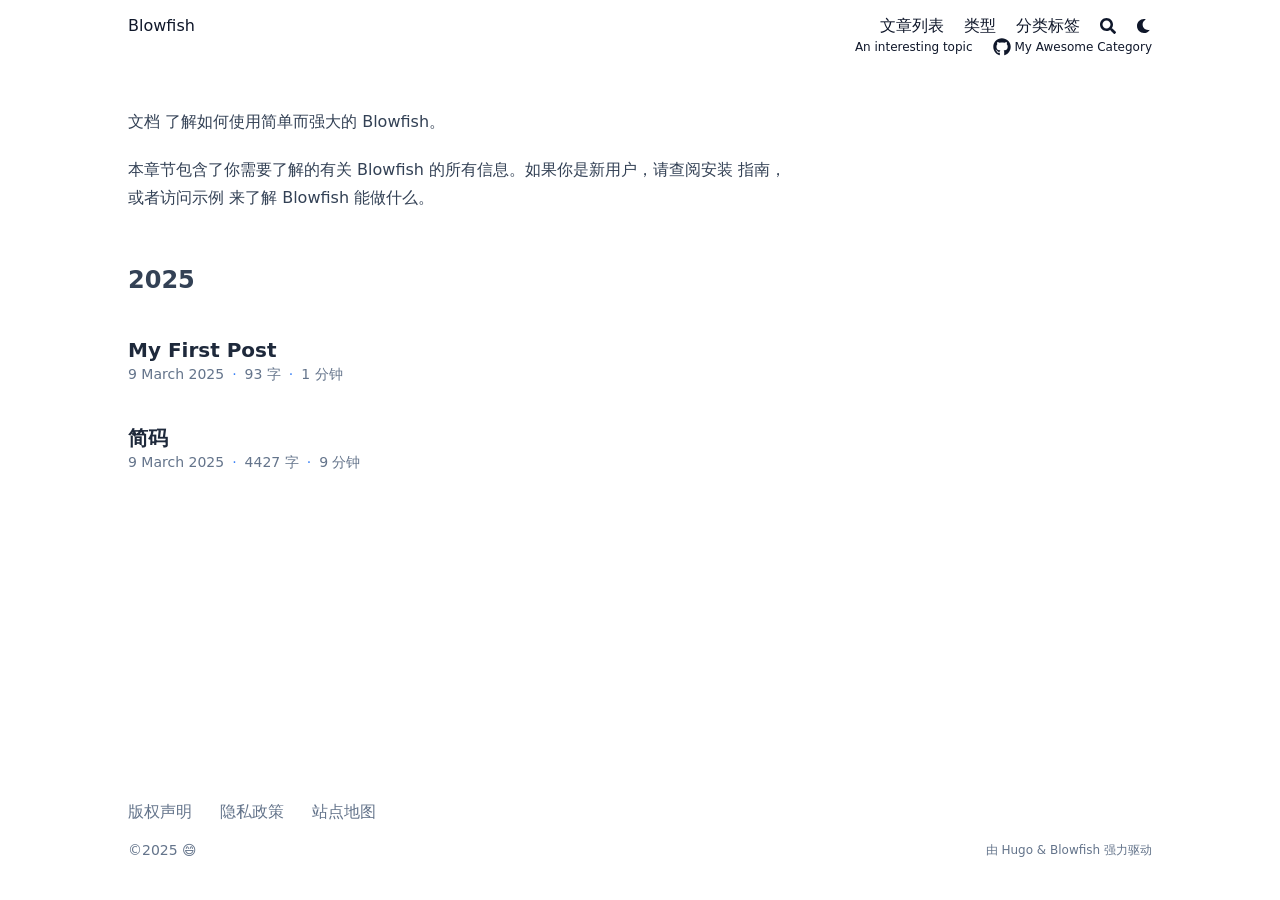
<file: posts/index.html>
<!doctype html><html lang=cn dir=ltr class=scroll-smooth data-default-appearance=light data-auto-appearance=true><head><meta charset=utf-8><meta http-equiv=content-language content="zh-cn"><meta name=viewport content="width=device-width,initial-scale=1"><meta http-equiv=X-UA-Compatible content="ie=edge"><title>&#183; Blowfish</title>
<meta name=title content=" &#183; Blowfish"><link rel=canonical href=https://oswald522.github.io/posts/><link rel=alternate type=application/rss+xml href=/posts/index.xml title=Blowfish><link type=text/css rel=stylesheet href=/css/main.bundle.min.7227da21654d2984302c0c82295cb2a809924de1a6741e14e40f76c8065843629293fb89679396776a46be2214cbb9e58e01742a5f628f2998956e12288fed6e.css integrity="sha512-cifaIWVNKYQwLAyCKVyyqAmSTeGmdB4U5A92yAZYQ2KSk/uJZ5OWd2pGviIUy7nljgF0Kl9ijymYlW4SKI/tbg=="><script type=text/javascript src=/js/appearance.min.516a16745bea5a9bd011138d254cc0fd3973cd55ce6e15f3dec763e7c7c2c7448f8fe7b54cca811cb821b0c7e12cd161caace1dd794ac3d34d40937cbcc9ee12.js integrity="sha512-UWoWdFvqWpvQERONJUzA/TlzzVXObhXz3sdj58fCx0SPj+e1TMqBHLghsMfhLNFhyqzh3XlKw9NNQJN8vMnuEg=="></script><script defer type=text/javascript id=script-bundle src=/js/main.bundle.min.b6411b5d4cd56c0068d34c4acbce043846adad56b824e3d486a06d3459aed2eb7f7413874b7871cc2c822c8c8834cbed944022918bcc8cca710a962167c36d32.js integrity="sha512-tkEbXUzVbABo00xKy84EOEatrVa4JOPUhqBtNFmu0ut/dBOHS3hxzCyCLIyINMvtlEAikYvMjMpxCpYhZ8NtMg==" data-copy data-copied></script><script src=/lib/zoom/zoom.min.37d2094687372da3f7343a221a470f6b8806f7891aa46a5a03966af7f0ebd38b9fe536cb154e6ad28f006d184b294525a7c4054b6bbb4be62d8b453b42db99bd.js integrity="sha512-N9IJRoc3LaP3NDoiGkcPa4gG94kapGpaA5Zq9/Dr04uf5TbLFU5q0o8AbRhLKUUlp8QFS2u7S+Yti0U7QtuZvQ=="></script><link rel=apple-touch-icon sizes=180x180 href=/apple-touch-icon.png><link rel=icon type=image/png sizes=32x32 href=/favicon-32x32.png><link rel=icon type=image/png sizes=16x16 href=/favicon-16x16.png><link rel=manifest href=/site.webmanifest><meta property="og:url" content="https://oswald522.github.io/posts/"><meta property="og:site_name" content="Blowfish"><meta property="og:title" content="Blowfish"><meta property="og:locale" content="zh_cn"><meta property="og:type" content="website"><meta name=twitter:card content="summary"><meta name=twitter:title content="Blowfish"><meta name=author content="Blowfish"><link href=mailto:hello@your_domain.com rel=me><link href=https://link-to-some-website.com/ rel=me><link href=https://github.com/username rel=me><script src=/lib/jquery/jquery.slim.min.b0dca576e87d7eaa5850ae4e61759c065786cdb6489d68fcc82240539eebd5da522bdb4fda085ffd245808c8fe2acb2516408eb774ef26b5f6015fc6737c0ea8.js integrity="sha512-sNylduh9fqpYUK5OYXWcBleGzbZInWj8yCJAU57r1dpSK9tP2ghf/SRYCMj+KsslFkCOt3TvJrX2AV/Gc3wOqA=="></script><meta name=theme-color></head><body class="flex flex-col h-screen px-6 m-auto text-lg leading-7 max-w-7xl bg-neutral text-neutral-900 dark:bg-neutral-800 dark:text-neutral sm:px-14 md:px-24 lg:px-32 scrollbar-thin scrollbar-track-neutral-200 scrollbar-thumb-neutral-400 dark:scrollbar-track-neutral-800 dark:scrollbar-thumb-neutral-600"><div id=the-top class="absolute flex self-center"><a class="px-3 py-1 text-sm -translate-y-8 rounded-b-lg bg-primary-200 focus:translate-y-0 dark:bg-neutral-600" href=#main-content><span class="font-bold text-primary-600 ltr:pr-2 rtl:pl-2 dark:text-primary-400">&darr;</span>跳过正文</a></div><div style=padding-left:0;padding-right:0;padding-top:2px;padding-bottom:3px class="main-menu flex items-center justify-between px-4 py-6 sm:px-6 md:justify-start gap-x-3"><div class="flex flex-1 items-center justify-between"><nav class="flex space-x-3"><a href=/ class="text-base font-medium text-gray-500 hover:text-gray-900">Blowfish</a></nav><nav class="hidden md:flex items-center gap-x-5 md:ml-12 h-12"><a href=/posts/ class="flex items-center text-gray-500 hover:text-primary-600 dark:hover:text-primary-400"><p class="text-base font-medium" title>文章列表</p></a><a href=/categories/ class="flex items-center text-gray-500 hover:text-primary-600 dark:hover:text-primary-400"><p class="text-base font-medium" title=Categories>类型</p></a><a href=/tags/ class="flex items-center text-gray-500 hover:text-primary-600 dark:hover:text-primary-400"><p class="text-base font-medium" title=Tags>分类标签</p></a><button id=search-button aria-label=Search class="text-base hover:text-primary-600 dark:hover:text-primary-400" title>
<span class="relative block icon"><svg aria-hidden="true" focusable="false" data-prefix="fas" data-icon="search" class="svg-inline--fa fa-search fa-w-16" role="img" viewBox="0 0 512 512"><path fill="currentcolor" d="M505 442.7 405.3 343c-4.5-4.5-10.6-7-17-7H372c27.6-35.3 44-79.7 44-128C416 93.1 322.9.0 208 0S0 93.1.0 208s93.1 208 208 208c48.3.0 92.7-16.4 128-44v16.3c0 6.4 2.5 12.5 7 17l99.7 99.7c9.4 9.4 24.6 9.4 33.9.0l28.3-28.3c9.4-9.4 9.4-24.6.1-34zM208 336c-70.7.0-128-57.2-128-128 0-70.7 57.2-128 128-128 70.7.0 128 57.2 128 128 0 70.7-57.2 128-128 128z"/></svg></span></button><div class="flex items-center"><button id=appearance-switcher aria-label="Dark mode switcher" type=button class="text-base hover:text-primary-600 dark:hover:text-primary-400"><div class="flex items-center justify-center dark:hidden"><span class="relative block icon"><svg viewBox="0 0 512 512"><path fill="currentcolor" d="M32 256C32 132.2 132.3 32 255.8 32c11.36.0 29.7 1.668 40.9 3.746 9.616 1.777 11.75 14.63 3.279 19.44C245 86.5 211.2 144.6 211.2 207.8c0 109.7 99.71 193 208.3 172.3 9.561-1.805 16.28 9.324 10.11 16.95C387.9 448.6 324.8 480 255.8 480 132.1 480 32 379.6 32 256z"/></svg></span></div><div class="items-center justify-center hidden dark:flex"><span class="relative block icon"><svg viewBox="0 0 512 512"><path fill="currentcolor" d="M256 159.1c-53.02.0-95.1 42.98-95.1 95.1s41.2 96.9 95.1 96.9 95.1-42.98 95.1-95.1S309 159.1 256 159.1zM509.3 347l-63.2-91.9 63.15-91.01c6.332-9.125 1.104-21.74-9.826-23.72l-109-19.7-19.7-109c-1.975-10.93-14.59-16.16-23.72-9.824L256 65.89 164.1 2.736c-9.125-6.332-21.74-1.107-23.72 9.824L121.6 121.6 12.56 141.3C1.633 143.2-3.596 155.9 2.736 164.1L65.89 256 2.74 347.01c-6.332 9.125-1.105 21.74 9.824 23.72l109 19.7 19.7 109c1.975 10.93 14.59 16.16 23.72 9.824L256 446.1l91.01 63.15c9.127 6.334 21.75 1.107 23.72-9.822l19.7-109 109-19.7C510.4 368.8 515.6 356.1 509.3 347zM256 383.1c-70.69.0-127.1-57.31-127.1-127.1.0-70.69 57.31-127.1 127.1-127.1S383.1 186.2 383.1 256c0 70.7-56.4 127.1-127.1 127.1z"/></svg></span></div></button></div></nav><div class="flex md:hidden items-center gap-x-5 md:ml-12 h-12"><span></span>
<button id=search-button-mobile aria-label=Search class="text-base hover:text-primary-600 dark:hover:text-primary-400" title>
<span class="relative block icon"><svg aria-hidden="true" focusable="false" data-prefix="fas" data-icon="search" class="svg-inline--fa fa-search fa-w-16" role="img" viewBox="0 0 512 512"><path fill="currentcolor" d="M505 442.7 405.3 343c-4.5-4.5-10.6-7-17-7H372c27.6-35.3 44-79.7 44-128C416 93.1 322.9.0 208 0S0 93.1.0 208s93.1 208 208 208c48.3.0 92.7-16.4 128-44v16.3c0 6.4 2.5 12.5 7 17l99.7 99.7c9.4 9.4 24.6 9.4 33.9.0l28.3-28.3c9.4-9.4 9.4-24.6.1-34zM208 336c-70.7.0-128-57.2-128-128 0-70.7 57.2-128 128-128 70.7.0 128 57.2 128 128 0 70.7-57.2 128-128 128z"/></svg>
</span></button>
<button id=appearance-switcher-mobile aria-label="Dark mode switcher" type=button class="text-base hover:text-primary-600 dark:hover:text-primary-400 ltr:mr-1 rtl:ml-1"><div class="flex items-center justify-center dark:hidden"><span class="relative block icon"><svg viewBox="0 0 512 512"><path fill="currentcolor" d="M32 256C32 132.2 132.3 32 255.8 32c11.36.0 29.7 1.668 40.9 3.746 9.616 1.777 11.75 14.63 3.279 19.44C245 86.5 211.2 144.6 211.2 207.8c0 109.7 99.71 193 208.3 172.3 9.561-1.805 16.28 9.324 10.11 16.95C387.9 448.6 324.8 480 255.8 480 132.1 480 32 379.6 32 256z"/></svg></span></div><div class="items-center justify-center hidden dark:flex"><span class="relative block icon"><svg viewBox="0 0 512 512"><path fill="currentcolor" d="M256 159.1c-53.02.0-95.1 42.98-95.1 95.1s41.2 96.9 95.1 96.9 95.1-42.98 95.1-95.1S309 159.1 256 159.1zM509.3 347l-63.2-91.9 63.15-91.01c6.332-9.125 1.104-21.74-9.826-23.72l-109-19.7-19.7-109c-1.975-10.93-14.59-16.16-23.72-9.824L256 65.89 164.1 2.736c-9.125-6.332-21.74-1.107-23.72 9.824L121.6 121.6 12.56 141.3C1.633 143.2-3.596 155.9 2.736 164.1L65.89 256 2.74 347.01c-6.332 9.125-1.105 21.74 9.824 23.72l109 19.7 19.7 109c1.975 10.93 14.59 16.16 23.72 9.824L256 446.1l91.01 63.15c9.127 6.334 21.75 1.107 23.72-9.822l19.7-109 109-19.7C510.4 368.8 515.6 356.1 509.3 347zM256 383.1c-70.69.0-127.1-57.31-127.1-127.1.0-70.69 57.31-127.1 127.1-127.1S383.1 186.2 383.1 256c0 70.7-56.4 127.1-127.1 127.1z"/></svg></span></div></button></div></div><div class="-my-2 md:hidden"><label id=menu-button class=block><div class="cursor-pointer hover:text-primary-600 dark:hover:text-primary-400"><span class="relative block icon"><svg viewBox="0 0 448 512"><path fill="currentcolor" d="M0 96C0 78.33 14.33 64 32 64H416c17.7.0 32 14.33 32 32 0 17.7-14.3 32-32 32H32C14.33 128 0 113.7.0 96zM0 256c0-17.7 14.33-32 32-32H416c17.7.0 32 14.3 32 32s-14.3 32-32 32H32c-17.67.0-32-14.3-32-32zM416 448H32c-17.67.0-32-14.3-32-32s14.33-32 32-32H416c17.7.0 32 14.3 32 32s-14.3 32-32 32z"/></svg></span></div><div id=menu-wrapper style=padding-top:5px class="fixed inset-0 z-30 invisible w-screen h-screen m-0 overflow-auto transition-opacity opacity-0 cursor-default bg-neutral-100/50 backdrop-blur-sm dark:bg-neutral-900/50"><ul class="flex space-y-2 mt-3 flex-col items-end w-full px-6 py-6 mx-auto overflow-visible list-none ltr:text-right rtl:text-left max-w-7xl"><li id=menu-close-button><span class="cursor-pointer inline-block align-text-bottom hover:text-primary-600 dark:hover:text-primary-400"><span class="relative block icon"><svg viewBox="0 0 320 512"><path fill="currentcolor" d="M310.6 361.4c12.5 12.5 12.5 32.75.0 45.25C304.4 412.9 296.2 416 288 416s-16.38-3.125-22.62-9.375L160 301.3 54.63 406.6C48.38 412.9 40.19 416 32 416S15.63 412.9 9.375 406.6c-12.5-12.5-12.5-32.75.0-45.25l105.4-105.4L9.375 150.6c-12.5-12.5-12.5-32.75.0-45.25s32.75-12.5 45.25.0L160 210.8l105.4-105.4c12.5-12.5 32.75-12.5 45.25.0s12.5 32.75.0 45.25l-105.4 105.4L310.6 361.4z"/></svg></span></span></li><li class=mt-1><a href=/posts/ class="flex items-center text-gray-500 hover:text-primary-600 dark:hover:text-primary-400"><p class="text-bg font-bg" title>文章列表</p></a></li><li class=mt-1><a href=/categories/ class="flex items-center text-gray-500 hover:text-primary-600 dark:hover:text-primary-400"><p class="text-bg font-bg" title=Categories>类型</p></a></li><li class=mt-1><a href=/tags/ class="flex items-center text-gray-500 hover:text-primary-600 dark:hover:text-primary-400"><p class="text-bg font-bg" title=Tags>分类标签</p></a></li></ul><hr><ul class="flex mt-4 flex-col items-end w-full px-6 py-6 mx-auto overflow-visible list-none ltr:text-right rtl:text-left max-w-7xl"><li class=mb-1><a href class="flex items-center"><p class="text-sm font-sm text-gray-500 hover:text-gray-900" title>An interesting topic</p></a></li><li class=mb-1><a href class="flex items-center"><span class=mr-3><span class="relative block icon"><svg viewBox="0 0 496 512"><path fill="currentcolor" d="M165.9 397.4c0 2-2.3 3.6-5.2 3.6-3.3.3-5.6-1.3-5.6-3.6.0-2 2.3-3.6 5.2-3.6 3-.3 5.6 1.3 5.6 3.6zm-31.1-4.5c-.7 2 1.3 4.3 4.3 4.9 2.6 1 5.6.0 6.2-2s-1.3-4.3-4.3-5.2c-2.6-.7-5.5.3-6.2 2.3zm44.2-1.7c-2.9.7-4.9 2.6-4.6 4.9.3 2 2.9 3.3 5.9 2.6 2.9-.7 4.9-2.6 4.6-4.6-.3-1.9-3-3.2-5.9-2.9zM244.8 8C106.1 8 0 113.3.0 252c0 110.9 69.8 205.8 169.5 239.2 12.8 2.3 17.3-5.6 17.3-12.1.0-6.2-.3-40.4-.3-61.4.0.0-70 15-84.7-29.8.0.0-11.4-29.1-27.8-36.6.0.0-22.9-15.7 1.6-15.4.0.0 24.9 2 38.6 25.8 21.9 38.6 58.6 27.5 72.9 20.9 2.3-16 8.8-27.1 16-33.7-55.9-6.2-112.3-14.3-112.3-110.5.0-27.5 7.6-41.3 23.6-58.9-2.6-6.5-11.1-33.3 2.6-67.9 20.9-6.5 69 27 69 27 20-5.6 41.5-8.5 62.8-8.5s42.8 2.9 62.8 8.5c0 0 48.1-33.6 69-27 13.7 34.7 5.2 61.4 2.6 67.9 16 17.7 25.8 31.5 25.8 58.9.0 96.5-58.9 104.2-114.8 110.5 9.2 7.9 17 22.9 17 46.4.0 33.7-.3 75.4-.3 83.6.0 6.5 4.6 14.4 17.3 12.1C428.2 457.8 496 362.9 496 252 496 113.3 383.5 8 244.8 8zM97.2 352.9c-1.3 1-1 3.3.7 5.2 1.6 1.6 3.9 2.3 5.2 1 1.3-1 1-3.3-.7-5.2-1.6-1.6-3.9-2.3-5.2-1zm-10.8-8.1c-.7 1.3.3 2.9 2.3 3.9 1.6 1 3.6.7 4.3-.7.7-1.3-.3-2.9-2.3-3.9-2-.6-3.6-.3-4.3.7zm32.4 35.6c-1.6 1.3-1 4.3 1.3 6.2 2.3 2.3 5.2 2.6 6.5 1 1.3-1.3.7-4.3-1.3-6.2-2.2-2.3-5.2-2.6-6.5-1zm-11.4-14.7c-1.6 1-1.6 3.6.0 5.9 1.6 2.3 4.3 3.3 5.6 2.3 1.6-1.3 1.6-3.9.0-6.2-1.4-2.3-4-3.3-5.6-2z"/></svg></span></span><p class="text-sm font-sm text-gray-500 hover:text-gray-900" title>My Awesome Category</p></a></li></ul></div></label></div></div><div class="main-menu flex pb-3 flex-col items-end justify-between md:justify-start space-x-3" style=margin-top:-15px><div class="hidden md:flex items-center space-x-5"><a href class="flex items-center"><p class="text-xs font-light text-gray-500 hover:text-gray-900" title>An interesting topic</p></a><a href class="flex items-center"><span class=mr-1><span class="relative block icon"><svg viewBox="0 0 496 512"><path fill="currentcolor" d="M165.9 397.4c0 2-2.3 3.6-5.2 3.6-3.3.3-5.6-1.3-5.6-3.6.0-2 2.3-3.6 5.2-3.6 3-.3 5.6 1.3 5.6 3.6zm-31.1-4.5c-.7 2 1.3 4.3 4.3 4.9 2.6 1 5.6.0 6.2-2s-1.3-4.3-4.3-5.2c-2.6-.7-5.5.3-6.2 2.3zm44.2-1.7c-2.9.7-4.9 2.6-4.6 4.9.3 2 2.9 3.3 5.9 2.6 2.9-.7 4.9-2.6 4.6-4.6-.3-1.9-3-3.2-5.9-2.9zM244.8 8C106.1 8 0 113.3.0 252c0 110.9 69.8 205.8 169.5 239.2 12.8 2.3 17.3-5.6 17.3-12.1.0-6.2-.3-40.4-.3-61.4.0.0-70 15-84.7-29.8.0.0-11.4-29.1-27.8-36.6.0.0-22.9-15.7 1.6-15.4.0.0 24.9 2 38.6 25.8 21.9 38.6 58.6 27.5 72.9 20.9 2.3-16 8.8-27.1 16-33.7-55.9-6.2-112.3-14.3-112.3-110.5.0-27.5 7.6-41.3 23.6-58.9-2.6-6.5-11.1-33.3 2.6-67.9 20.9-6.5 69 27 69 27 20-5.6 41.5-8.5 62.8-8.5s42.8 2.9 62.8 8.5c0 0 48.1-33.6 69-27 13.7 34.7 5.2 61.4 2.6 67.9 16 17.7 25.8 31.5 25.8 58.9.0 96.5-58.9 104.2-114.8 110.5 9.2 7.9 17 22.9 17 46.4.0 33.7-.3 75.4-.3 83.6.0 6.5 4.6 14.4 17.3 12.1C428.2 457.8 496 362.9 496 252 496 113.3 383.5 8 244.8 8zM97.2 352.9c-1.3 1-1 3.3.7 5.2 1.6 1.6 3.9 2.3 5.2 1 1.3-1 1-3.3-.7-5.2-1.6-1.6-3.9-2.3-5.2-1zm-10.8-8.1c-.7 1.3.3 2.9 2.3 3.9 1.6 1 3.6.7 4.3-.7.7-1.3-.3-2.9-2.3-3.9-2-.6-3.6-.3-4.3.7zm32.4 35.6c-1.6 1.3-1 4.3 1.3 6.2 2.3 2.3 5.2 2.6 6.5 1 1.3-1.3.7-4.3-1.3-6.2-2.2-2.3-5.2-2.6-6.5-1zm-11.4-14.7c-1.6 1-1.6 3.6.0 5.9 1.6 2.3 4.3 3.3 5.6 2.3 1.6-1.3 1.6-3.9.0-6.2-1.4-2.3-4-3.3-5.6-2z"/></svg></span></span><p class="text-xs font-light text-gray-500 hover:text-gray-900" title>My Awesome Category</p></a></div></div><div class="relative flex flex-col grow"><main id=main-content class=grow><header><h1 class="mt-5 text-4xl font-extrabold text-neutral-900 dark:text-neutral"></h1><div class="mt-1 mb-2 text-base text-neutral-500 dark:text-neutral-400 print:hidden"><div class="flex flex-row flex-wrap items-center"></div></div><script>var oid="views_posts/_index.md",oid_likes="likes_posts/_index.md"</script><script type=text/javascript src=/js/page.min.0860cf4e04fa2d72cc33ddba263083464d48f67de06114529043cb4623319efed4f484fd7f1730df5abea0e2da6f3538855634081d02f2d6e920b956f063e823.js integrity="sha512-CGDPTgT6LXLMM926JjCDRk1I9n3gYRRSkEPLRiMxnv7U9IT9fxcw31q+oOLabzU4hVY0CB0C8tbpILlW8GPoIw=="></script></header><section class="mt-0 prose flex max-w-full flex-col dark:prose-invert lg:flex-row"><div class="min-w-0 min-h-0 max-w-prose"><p>文档
了解如何使用简单而强大的 Blowfish。</p><p>本章节包含了你需要了解的有关 Blowfish 的所有信息。如果你是新用户，请查阅安装 指南，或者访问示例 来了解 Blowfish 能做什么。</p></div></section><section class="space-y-10 w-full"><h2 class="mt-12 text-2xl font-bold text-neutral-700 first:mt-8 dark:text-neutral-300">2025</h2><a class="flex flex-wrap article" href=/posts/my-first-post/><div class="mt-3 md:mt-0"><div class="items-center text-left text-xl font-semibold"><div class="font-bold text-xl text-neutral-800 decoration-primary-500 hover:underline hover:underline-offset-2 dark:text-neutral" href=/posts/my-first-post/>My First Post</div></div><div class="text-sm text-neutral-500 dark:text-neutral-400"><div class="flex flex-row flex-wrap items-center"><time datetime=2025-03-09T12:19:00+08:00>9 March 2025</time><span class="px-2 text-primary-500">&#183;</span><span>93 字</span><span class="px-2 text-primary-500">&#183;</span><span title=预计阅读>1 分钟</span></div></div></div></a><a class="flex flex-wrap article" href=/posts/shortcode_doc/><div class="mt-3 md:mt-0"><div class="items-center text-left text-xl font-semibold"><div class="font-bold text-xl text-neutral-800 decoration-primary-500 hover:underline hover:underline-offset-2 dark:text-neutral" href=/posts/shortcode_doc/>简码</div></div><div class="text-sm text-neutral-500 dark:text-neutral-400"><div class="flex flex-row flex-wrap items-center"><time datetime=2025-03-09T12:19:00+08:00>9 March 2025</time><span class="px-2 text-primary-500">&#183;</span><span>4427 字</span><span class="px-2 text-primary-500">&#183;</span><span title=预计阅读>9 分钟</span></div></div></div></a></section><div id=top-scroller class="pointer-events-none absolute top-[110vh] bottom-0 w-12 ltr:right-0 rtl:left-0"><a href=#the-top class="pointer-events-auto sticky top-[calc(100vh-5.5rem)] flex h-12 w-12 mb-16 items-center justify-center rounded-full bg-neutral/50 text-xl text-neutral-700 hover:text-primary-600 dark:bg-neutral-800/50 dark:text-neutral dark:hover:text-primary-400" aria-label=返回顶部 title=返回顶部>&uarr;</a></div></main><footer id=site-footer class="py-10 print:hidden"><nav class="flex flex-row pb-4 text-base font-medium text-neutral-500 dark:text-neutral-400"><ul class="flex flex-col list-none sm:flex-row"><li class="flex mb-1 ltr:text-right rtl:text-left sm:mb-0 ltr:sm:mr-7 ltr:sm:last:mr-0 rtl:sm:ml-7 rtl:sm:last:ml-0"><a class="decoration-primary-500 hover:underline hover:decoration-2 hover:underline-offset-2 flex items-center" href=/copyright/ title=版权声明>版权声明</a></li><li class="flex mb-1 ltr:text-right rtl:text-left sm:mb-0 ltr:sm:mr-7 ltr:sm:last:mr-0 rtl:sm:ml-7 rtl:sm:last:ml-0"><a class="decoration-primary-500 hover:underline hover:decoration-2 hover:underline-offset-2 flex items-center" href=/privacy/ title>隐私政策</a></li><li class="flex mb-1 ltr:text-right rtl:text-left sm:mb-0 ltr:sm:mr-7 ltr:sm:last:mr-0 rtl:sm:ml-7 rtl:sm:last:ml-0"><a class="decoration-primary-500 hover:underline hover:decoration-2 hover:underline-offset-2 flex items-center" href=/sitemap.xml title>站点地图</a></li></ul></nav><div class="flex items-center justify-between"><p class="text-sm text-neutral-500 dark:text-neutral-400">©2025 😄</p><p class="text-xs text-neutral-500 dark:text-neutral-400">由 <a class="hover:underline hover:decoration-primary-400 hover:text-primary-500" href=https://gohugo.io/ target=_blank rel="noopener noreferrer">Hugo</a> & <a class="hover:underline hover:decoration-primary-400 hover:text-primary-500" href=https://blowfish.page/ target=_blank rel="noopener noreferrer">Blowfish</a> 强力驱动</p></div><script>mediumZoom(document.querySelectorAll("img:not(.nozoom)"),{margin:24,background:"rgba(0,0,0,0.5)",scrollOffset:0})</script><script type=text/javascript src=/js/process.min.ee03488f19c93c2efb199e2e3014ea5f3cb2ce7d45154adb3399a158cac27ca52831db249ede5bb602700ef87eb02434139de0858af1818ab0fb4182472204a4.js integrity="sha512-7gNIjxnJPC77GZ4uMBTqXzyyzn1FFUrbM5mhWMrCfKUoMdsknt5btgJwDvh+sCQ0E53ghYrxgYqw+0GCRyIEpA=="></script></footer><div id=search-wrapper class="invisible fixed inset-0 flex h-screen w-screen cursor-default flex-col bg-neutral-500/50 p-4 backdrop-blur-sm dark:bg-neutral-900/50 sm:p-6 md:p-[10vh] lg:p-[12vh]" data-url=https://oswald522.github.io/ style=z-index:500><div id=search-modal class="flex flex-col w-full max-w-3xl min-h-0 mx-auto border rounded-md shadow-lg top-20 border-neutral-200 bg-neutral dark:border-neutral-700 dark:bg-neutral-800"><header class="relative z-10 flex items-center justify-between flex-none px-2"><form class="flex items-center flex-auto min-w-0"><div class="flex items-center justify-center w-8 h-8 text-neutral-400"><span class="relative block icon"><svg aria-hidden="true" focusable="false" data-prefix="fas" data-icon="search" class="svg-inline--fa fa-search fa-w-16" role="img" viewBox="0 0 512 512"><path fill="currentcolor" d="M505 442.7 405.3 343c-4.5-4.5-10.6-7-17-7H372c27.6-35.3 44-79.7 44-128C416 93.1 322.9.0 208 0S0 93.1.0 208s93.1 208 208 208c48.3.0 92.7-16.4 128-44v16.3c0 6.4 2.5 12.5 7 17l99.7 99.7c9.4 9.4 24.6 9.4 33.9.0l28.3-28.3c9.4-9.4 9.4-24.6.1-34zM208 336c-70.7.0-128-57.2-128-128 0-70.7 57.2-128 128-128 70.7.0 128 57.2 128 128 0 70.7-57.2 128-128 128z"/></svg></span></div><input type=search id=search-query class="flex flex-auto h-12 mx-1 bg-transparent appearance-none focus:outline-dotted focus:outline-2 focus:outline-transparent" placeholder=搜索 tabindex=0></form><button id=close-search-button class="flex items-center justify-center w-8 h-8 text-neutral-700 hover:text-primary-600 dark:text-neutral dark:hover:text-primary-400" title="关闭 (Esc)">
<span class="relative block icon"><svg viewBox="0 0 320 512"><path fill="currentcolor" d="M310.6 361.4c12.5 12.5 12.5 32.75.0 45.25C304.4 412.9 296.2 416 288 416s-16.38-3.125-22.62-9.375L160 301.3 54.63 406.6C48.38 412.9 40.19 416 32 416S15.63 412.9 9.375 406.6c-12.5-12.5-12.5-32.75.0-45.25l105.4-105.4L9.375 150.6c-12.5-12.5-12.5-32.75.0-45.25s32.75-12.5 45.25.0L160 210.8l105.4-105.4c12.5-12.5 32.75-12.5 45.25.0s12.5 32.75.0 45.25l-105.4 105.4L310.6 361.4z"/></svg></span></button></header><section class="flex-auto px-2 overflow-auto"><ul id=search-results></ul></section></div></div></div></body></html>
</file>
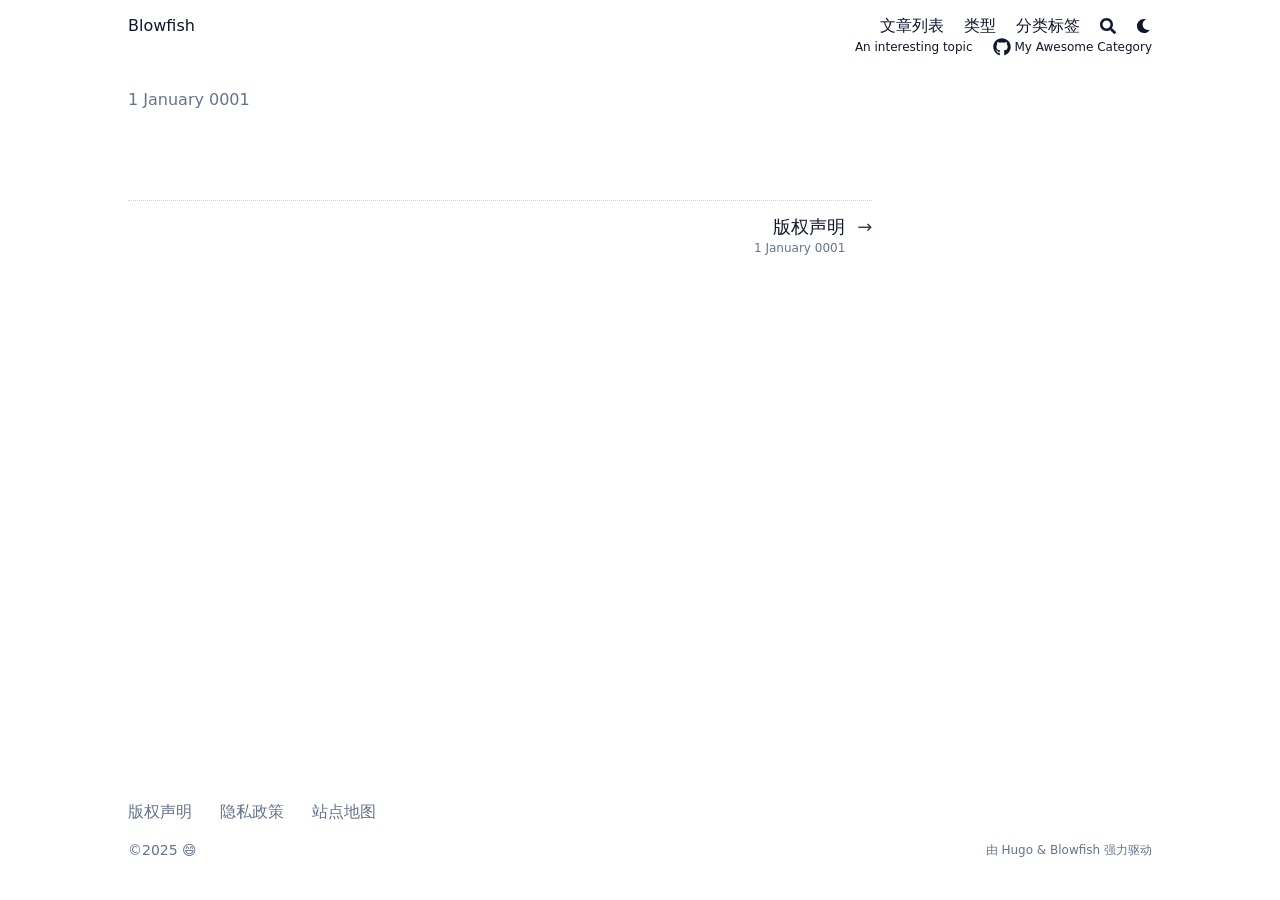
<file: privacy/index.html>
<!doctype html><html lang=cn dir=ltr class=scroll-smooth data-default-appearance=light data-auto-appearance=true><head><meta charset=utf-8><meta http-equiv=content-language content="zh-cn"><meta name=viewport content="width=device-width,initial-scale=1"><meta http-equiv=X-UA-Compatible content="ie=edge"><title>&#183; Blowfish</title>
<meta name=title content=" &#183; Blowfish"><link rel=canonical href=https://oswald522.github.io/privacy/><link type=text/css rel=stylesheet href=/css/main.bundle.min.7227da21654d2984302c0c82295cb2a809924de1a6741e14e40f76c8065843629293fb89679396776a46be2214cbb9e58e01742a5f628f2998956e12288fed6e.css integrity="sha512-cifaIWVNKYQwLAyCKVyyqAmSTeGmdB4U5A92yAZYQ2KSk/uJZ5OWd2pGviIUy7nljgF0Kl9ijymYlW4SKI/tbg=="><script type=text/javascript src=/js/appearance.min.516a16745bea5a9bd011138d254cc0fd3973cd55ce6e15f3dec763e7c7c2c7448f8fe7b54cca811cb821b0c7e12cd161caace1dd794ac3d34d40937cbcc9ee12.js integrity="sha512-UWoWdFvqWpvQERONJUzA/TlzzVXObhXz3sdj58fCx0SPj+e1TMqBHLghsMfhLNFhyqzh3XlKw9NNQJN8vMnuEg=="></script><script defer type=text/javascript id=script-bundle src=/js/main.bundle.min.b6411b5d4cd56c0068d34c4acbce043846adad56b824e3d486a06d3459aed2eb7f7413874b7871cc2c822c8c8834cbed944022918bcc8cca710a962167c36d32.js integrity="sha512-tkEbXUzVbABo00xKy84EOEatrVa4JOPUhqBtNFmu0ut/dBOHS3hxzCyCLIyINMvtlEAikYvMjMpxCpYhZ8NtMg==" data-copy data-copied></script><script src=/lib/zoom/zoom.min.37d2094687372da3f7343a221a470f6b8806f7891aa46a5a03966af7f0ebd38b9fe536cb154e6ad28f006d184b294525a7c4054b6bbb4be62d8b453b42db99bd.js integrity="sha512-N9IJRoc3LaP3NDoiGkcPa4gG94kapGpaA5Zq9/Dr04uf5TbLFU5q0o8AbRhLKUUlp8QFS2u7S+Yti0U7QtuZvQ=="></script><link rel=apple-touch-icon sizes=180x180 href=/apple-touch-icon.png><link rel=icon type=image/png sizes=32x32 href=/favicon-32x32.png><link rel=icon type=image/png sizes=16x16 href=/favicon-16x16.png><link rel=manifest href=/site.webmanifest><meta property="og:url" content="https://oswald522.github.io/privacy/"><meta property="og:site_name" content="Blowfish"><meta property="og:title" content="Blowfish"><meta property="og:locale" content="zh_cn"><meta property="og:type" content="article"><meta name=twitter:card content="summary"><meta name=twitter:title content="Blowfish"><script type=application/ld+json>[{"@context":"https://schema.org","@type":"Article","articleSection":"欢迎来到 Blowfish ！","name":"","headline":"","inLanguage":"zh-cn","url":"https:\/\/oswald522.github.io\/privacy\/","author":{"@type":"Person","name":"Blowfish"},"mainEntityOfPage":"true","wordCount":"0"}]</script><meta name=author content="Blowfish"><link href=mailto:hello@your_domain.com rel=me><link href=https://link-to-some-website.com/ rel=me><link href=https://github.com/username rel=me><script src=/lib/jquery/jquery.slim.min.b0dca576e87d7eaa5850ae4e61759c065786cdb6489d68fcc82240539eebd5da522bdb4fda085ffd245808c8fe2acb2516408eb774ef26b5f6015fc6737c0ea8.js integrity="sha512-sNylduh9fqpYUK5OYXWcBleGzbZInWj8yCJAU57r1dpSK9tP2ghf/SRYCMj+KsslFkCOt3TvJrX2AV/Gc3wOqA=="></script><meta name=theme-color></head><body class="flex flex-col h-screen px-6 m-auto text-lg leading-7 max-w-7xl bg-neutral text-neutral-900 dark:bg-neutral-800 dark:text-neutral sm:px-14 md:px-24 lg:px-32 scrollbar-thin scrollbar-track-neutral-200 scrollbar-thumb-neutral-400 dark:scrollbar-track-neutral-800 dark:scrollbar-thumb-neutral-600"><div id=the-top class="absolute flex self-center"><a class="px-3 py-1 text-sm -translate-y-8 rounded-b-lg bg-primary-200 focus:translate-y-0 dark:bg-neutral-600" href=#main-content><span class="font-bold text-primary-600 ltr:pr-2 rtl:pl-2 dark:text-primary-400">&darr;</span>跳过正文</a></div><div style=padding-left:0;padding-right:0;padding-top:2px;padding-bottom:3px class="main-menu flex items-center justify-between px-4 py-6 sm:px-6 md:justify-start gap-x-3"><div class="flex flex-1 items-center justify-between"><nav class="flex space-x-3"><a href=/ class="text-base font-medium text-gray-500 hover:text-gray-900">Blowfish</a></nav><nav class="hidden md:flex items-center gap-x-5 md:ml-12 h-12"><a href=/posts/ class="flex items-center text-gray-500 hover:text-primary-600 dark:hover:text-primary-400"><p class="text-base font-medium" title>文章列表</p></a><a href=/categories/ class="flex items-center text-gray-500 hover:text-primary-600 dark:hover:text-primary-400"><p class="text-base font-medium" title=Categories>类型</p></a><a href=/tags/ class="flex items-center text-gray-500 hover:text-primary-600 dark:hover:text-primary-400"><p class="text-base font-medium" title=Tags>分类标签</p></a><button id=search-button aria-label=Search class="text-base hover:text-primary-600 dark:hover:text-primary-400" title>
<span class="relative block icon"><svg aria-hidden="true" focusable="false" data-prefix="fas" data-icon="search" class="svg-inline--fa fa-search fa-w-16" role="img" viewBox="0 0 512 512"><path fill="currentcolor" d="M505 442.7 405.3 343c-4.5-4.5-10.6-7-17-7H372c27.6-35.3 44-79.7 44-128C416 93.1 322.9.0 208 0S0 93.1.0 208s93.1 208 208 208c48.3.0 92.7-16.4 128-44v16.3c0 6.4 2.5 12.5 7 17l99.7 99.7c9.4 9.4 24.6 9.4 33.9.0l28.3-28.3c9.4-9.4 9.4-24.6.1-34zM208 336c-70.7.0-128-57.2-128-128 0-70.7 57.2-128 128-128 70.7.0 128 57.2 128 128 0 70.7-57.2 128-128 128z"/></svg></span></button><div class="flex items-center"><button id=appearance-switcher aria-label="Dark mode switcher" type=button class="text-base hover:text-primary-600 dark:hover:text-primary-400"><div class="flex items-center justify-center dark:hidden"><span class="relative block icon"><svg viewBox="0 0 512 512"><path fill="currentcolor" d="M32 256C32 132.2 132.3 32 255.8 32c11.36.0 29.7 1.668 40.9 3.746 9.616 1.777 11.75 14.63 3.279 19.44C245 86.5 211.2 144.6 211.2 207.8c0 109.7 99.71 193 208.3 172.3 9.561-1.805 16.28 9.324 10.11 16.95C387.9 448.6 324.8 480 255.8 480 132.1 480 32 379.6 32 256z"/></svg></span></div><div class="items-center justify-center hidden dark:flex"><span class="relative block icon"><svg viewBox="0 0 512 512"><path fill="currentcolor" d="M256 159.1c-53.02.0-95.1 42.98-95.1 95.1s41.2 96.9 95.1 96.9 95.1-42.98 95.1-95.1S309 159.1 256 159.1zM509.3 347l-63.2-91.9 63.15-91.01c6.332-9.125 1.104-21.74-9.826-23.72l-109-19.7-19.7-109c-1.975-10.93-14.59-16.16-23.72-9.824L256 65.89 164.1 2.736c-9.125-6.332-21.74-1.107-23.72 9.824L121.6 121.6 12.56 141.3C1.633 143.2-3.596 155.9 2.736 164.1L65.89 256 2.74 347.01c-6.332 9.125-1.105 21.74 9.824 23.72l109 19.7 19.7 109c1.975 10.93 14.59 16.16 23.72 9.824L256 446.1l91.01 63.15c9.127 6.334 21.75 1.107 23.72-9.822l19.7-109 109-19.7C510.4 368.8 515.6 356.1 509.3 347zM256 383.1c-70.69.0-127.1-57.31-127.1-127.1.0-70.69 57.31-127.1 127.1-127.1S383.1 186.2 383.1 256c0 70.7-56.4 127.1-127.1 127.1z"/></svg></span></div></button></div></nav><div class="flex md:hidden items-center gap-x-5 md:ml-12 h-12"><span></span>
<button id=search-button-mobile aria-label=Search class="text-base hover:text-primary-600 dark:hover:text-primary-400" title>
<span class="relative block icon"><svg aria-hidden="true" focusable="false" data-prefix="fas" data-icon="search" class="svg-inline--fa fa-search fa-w-16" role="img" viewBox="0 0 512 512"><path fill="currentcolor" d="M505 442.7 405.3 343c-4.5-4.5-10.6-7-17-7H372c27.6-35.3 44-79.7 44-128C416 93.1 322.9.0 208 0S0 93.1.0 208s93.1 208 208 208c48.3.0 92.7-16.4 128-44v16.3c0 6.4 2.5 12.5 7 17l99.7 99.7c9.4 9.4 24.6 9.4 33.9.0l28.3-28.3c9.4-9.4 9.4-24.6.1-34zM208 336c-70.7.0-128-57.2-128-128 0-70.7 57.2-128 128-128 70.7.0 128 57.2 128 128 0 70.7-57.2 128-128 128z"/></svg>
</span></button>
<button id=appearance-switcher-mobile aria-label="Dark mode switcher" type=button class="text-base hover:text-primary-600 dark:hover:text-primary-400 ltr:mr-1 rtl:ml-1"><div class="flex items-center justify-center dark:hidden"><span class="relative block icon"><svg viewBox="0 0 512 512"><path fill="currentcolor" d="M32 256C32 132.2 132.3 32 255.8 32c11.36.0 29.7 1.668 40.9 3.746 9.616 1.777 11.75 14.63 3.279 19.44C245 86.5 211.2 144.6 211.2 207.8c0 109.7 99.71 193 208.3 172.3 9.561-1.805 16.28 9.324 10.11 16.95C387.9 448.6 324.8 480 255.8 480 132.1 480 32 379.6 32 256z"/></svg></span></div><div class="items-center justify-center hidden dark:flex"><span class="relative block icon"><svg viewBox="0 0 512 512"><path fill="currentcolor" d="M256 159.1c-53.02.0-95.1 42.98-95.1 95.1s41.2 96.9 95.1 96.9 95.1-42.98 95.1-95.1S309 159.1 256 159.1zM509.3 347l-63.2-91.9 63.15-91.01c6.332-9.125 1.104-21.74-9.826-23.72l-109-19.7-19.7-109c-1.975-10.93-14.59-16.16-23.72-9.824L256 65.89 164.1 2.736c-9.125-6.332-21.74-1.107-23.72 9.824L121.6 121.6 12.56 141.3C1.633 143.2-3.596 155.9 2.736 164.1L65.89 256 2.74 347.01c-6.332 9.125-1.105 21.74 9.824 23.72l109 19.7 19.7 109c1.975 10.93 14.59 16.16 23.72 9.824L256 446.1l91.01 63.15c9.127 6.334 21.75 1.107 23.72-9.822l19.7-109 109-19.7C510.4 368.8 515.6 356.1 509.3 347zM256 383.1c-70.69.0-127.1-57.31-127.1-127.1.0-70.69 57.31-127.1 127.1-127.1S383.1 186.2 383.1 256c0 70.7-56.4 127.1-127.1 127.1z"/></svg></span></div></button></div></div><div class="-my-2 md:hidden"><label id=menu-button class=block><div class="cursor-pointer hover:text-primary-600 dark:hover:text-primary-400"><span class="relative block icon"><svg viewBox="0 0 448 512"><path fill="currentcolor" d="M0 96C0 78.33 14.33 64 32 64H416c17.7.0 32 14.33 32 32 0 17.7-14.3 32-32 32H32C14.33 128 0 113.7.0 96zM0 256c0-17.7 14.33-32 32-32H416c17.7.0 32 14.3 32 32s-14.3 32-32 32H32c-17.67.0-32-14.3-32-32zM416 448H32c-17.67.0-32-14.3-32-32s14.33-32 32-32H416c17.7.0 32 14.3 32 32s-14.3 32-32 32z"/></svg></span></div><div id=menu-wrapper style=padding-top:5px class="fixed inset-0 z-30 invisible w-screen h-screen m-0 overflow-auto transition-opacity opacity-0 cursor-default bg-neutral-100/50 backdrop-blur-sm dark:bg-neutral-900/50"><ul class="flex space-y-2 mt-3 flex-col items-end w-full px-6 py-6 mx-auto overflow-visible list-none ltr:text-right rtl:text-left max-w-7xl"><li id=menu-close-button><span class="cursor-pointer inline-block align-text-bottom hover:text-primary-600 dark:hover:text-primary-400"><span class="relative block icon"><svg viewBox="0 0 320 512"><path fill="currentcolor" d="M310.6 361.4c12.5 12.5 12.5 32.75.0 45.25C304.4 412.9 296.2 416 288 416s-16.38-3.125-22.62-9.375L160 301.3 54.63 406.6C48.38 412.9 40.19 416 32 416S15.63 412.9 9.375 406.6c-12.5-12.5-12.5-32.75.0-45.25l105.4-105.4L9.375 150.6c-12.5-12.5-12.5-32.75.0-45.25s32.75-12.5 45.25.0L160 210.8l105.4-105.4c12.5-12.5 32.75-12.5 45.25.0s12.5 32.75.0 45.25l-105.4 105.4L310.6 361.4z"/></svg></span></span></li><li class=mt-1><a href=/posts/ class="flex items-center text-gray-500 hover:text-primary-600 dark:hover:text-primary-400"><p class="text-bg font-bg" title>文章列表</p></a></li><li class=mt-1><a href=/categories/ class="flex items-center text-gray-500 hover:text-primary-600 dark:hover:text-primary-400"><p class="text-bg font-bg" title=Categories>类型</p></a></li><li class=mt-1><a href=/tags/ class="flex items-center text-gray-500 hover:text-primary-600 dark:hover:text-primary-400"><p class="text-bg font-bg" title=Tags>分类标签</p></a></li></ul><hr><ul class="flex mt-4 flex-col items-end w-full px-6 py-6 mx-auto overflow-visible list-none ltr:text-right rtl:text-left max-w-7xl"><li class=mb-1><a href class="flex items-center"><p class="text-sm font-sm text-gray-500 hover:text-gray-900" title>An interesting topic</p></a></li><li class=mb-1><a href class="flex items-center"><span class=mr-3><span class="relative block icon"><svg viewBox="0 0 496 512"><path fill="currentcolor" d="M165.9 397.4c0 2-2.3 3.6-5.2 3.6-3.3.3-5.6-1.3-5.6-3.6.0-2 2.3-3.6 5.2-3.6 3-.3 5.6 1.3 5.6 3.6zm-31.1-4.5c-.7 2 1.3 4.3 4.3 4.9 2.6 1 5.6.0 6.2-2s-1.3-4.3-4.3-5.2c-2.6-.7-5.5.3-6.2 2.3zm44.2-1.7c-2.9.7-4.9 2.6-4.6 4.9.3 2 2.9 3.3 5.9 2.6 2.9-.7 4.9-2.6 4.6-4.6-.3-1.9-3-3.2-5.9-2.9zM244.8 8C106.1 8 0 113.3.0 252c0 110.9 69.8 205.8 169.5 239.2 12.8 2.3 17.3-5.6 17.3-12.1.0-6.2-.3-40.4-.3-61.4.0.0-70 15-84.7-29.8.0.0-11.4-29.1-27.8-36.6.0.0-22.9-15.7 1.6-15.4.0.0 24.9 2 38.6 25.8 21.9 38.6 58.6 27.5 72.9 20.9 2.3-16 8.8-27.1 16-33.7-55.9-6.2-112.3-14.3-112.3-110.5.0-27.5 7.6-41.3 23.6-58.9-2.6-6.5-11.1-33.3 2.6-67.9 20.9-6.5 69 27 69 27 20-5.6 41.5-8.5 62.8-8.5s42.8 2.9 62.8 8.5c0 0 48.1-33.6 69-27 13.7 34.7 5.2 61.4 2.6 67.9 16 17.7 25.8 31.5 25.8 58.9.0 96.5-58.9 104.2-114.8 110.5 9.2 7.9 17 22.9 17 46.4.0 33.7-.3 75.4-.3 83.6.0 6.5 4.6 14.4 17.3 12.1C428.2 457.8 496 362.9 496 252 496 113.3 383.5 8 244.8 8zM97.2 352.9c-1.3 1-1 3.3.7 5.2 1.6 1.6 3.9 2.3 5.2 1 1.3-1 1-3.3-.7-5.2-1.6-1.6-3.9-2.3-5.2-1zm-10.8-8.1c-.7 1.3.3 2.9 2.3 3.9 1.6 1 3.6.7 4.3-.7.7-1.3-.3-2.9-2.3-3.9-2-.6-3.6-.3-4.3.7zm32.4 35.6c-1.6 1.3-1 4.3 1.3 6.2 2.3 2.3 5.2 2.6 6.5 1 1.3-1.3.7-4.3-1.3-6.2-2.2-2.3-5.2-2.6-6.5-1zm-11.4-14.7c-1.6 1-1.6 3.6.0 5.9 1.6 2.3 4.3 3.3 5.6 2.3 1.6-1.3 1.6-3.9.0-6.2-1.4-2.3-4-3.3-5.6-2z"/></svg></span></span><p class="text-sm font-sm text-gray-500 hover:text-gray-900" title>My Awesome Category</p></a></li></ul></div></label></div></div><div class="main-menu flex pb-3 flex-col items-end justify-between md:justify-start space-x-3" style=margin-top:-15px><div class="hidden md:flex items-center space-x-5"><a href class="flex items-center"><p class="text-xs font-light text-gray-500 hover:text-gray-900" title>An interesting topic</p></a><a href class="flex items-center"><span class=mr-1><span class="relative block icon"><svg viewBox="0 0 496 512"><path fill="currentcolor" d="M165.9 397.4c0 2-2.3 3.6-5.2 3.6-3.3.3-5.6-1.3-5.6-3.6.0-2 2.3-3.6 5.2-3.6 3-.3 5.6 1.3 5.6 3.6zm-31.1-4.5c-.7 2 1.3 4.3 4.3 4.9 2.6 1 5.6.0 6.2-2s-1.3-4.3-4.3-5.2c-2.6-.7-5.5.3-6.2 2.3zm44.2-1.7c-2.9.7-4.9 2.6-4.6 4.9.3 2 2.9 3.3 5.9 2.6 2.9-.7 4.9-2.6 4.6-4.6-.3-1.9-3-3.2-5.9-2.9zM244.8 8C106.1 8 0 113.3.0 252c0 110.9 69.8 205.8 169.5 239.2 12.8 2.3 17.3-5.6 17.3-12.1.0-6.2-.3-40.4-.3-61.4.0.0-70 15-84.7-29.8.0.0-11.4-29.1-27.8-36.6.0.0-22.9-15.7 1.6-15.4.0.0 24.9 2 38.6 25.8 21.9 38.6 58.6 27.5 72.9 20.9 2.3-16 8.8-27.1 16-33.7-55.9-6.2-112.3-14.3-112.3-110.5.0-27.5 7.6-41.3 23.6-58.9-2.6-6.5-11.1-33.3 2.6-67.9 20.9-6.5 69 27 69 27 20-5.6 41.5-8.5 62.8-8.5s42.8 2.9 62.8 8.5c0 0 48.1-33.6 69-27 13.7 34.7 5.2 61.4 2.6 67.9 16 17.7 25.8 31.5 25.8 58.9.0 96.5-58.9 104.2-114.8 110.5 9.2 7.9 17 22.9 17 46.4.0 33.7-.3 75.4-.3 83.6.0 6.5 4.6 14.4 17.3 12.1C428.2 457.8 496 362.9 496 252 496 113.3 383.5 8 244.8 8zM97.2 352.9c-1.3 1-1 3.3.7 5.2 1.6 1.6 3.9 2.3 5.2 1 1.3-1 1-3.3-.7-5.2-1.6-1.6-3.9-2.3-5.2-1zm-10.8-8.1c-.7 1.3.3 2.9 2.3 3.9 1.6 1 3.6.7 4.3-.7.7-1.3-.3-2.9-2.3-3.9-2-.6-3.6-.3-4.3.7zm32.4 35.6c-1.6 1.3-1 4.3 1.3 6.2 2.3 2.3 5.2 2.6 6.5 1 1.3-1.3.7-4.3-1.3-6.2-2.2-2.3-5.2-2.6-6.5-1zm-11.4-14.7c-1.6 1-1.6 3.6.0 5.9 1.6 2.3 4.3 3.3 5.6 2.3 1.6-1.3 1.6-3.9.0-6.2-1.4-2.3-4-3.3-5.6-2z"/></svg></span></span><p class="text-xs font-light text-gray-500 hover:text-gray-900" title>My Awesome Category</p></a></div></div><div class="relative flex flex-col grow"><main id=main-content class=grow><article><header id=single_header class="mt-5 max-w-prose"><h1 class="mt-0 text-4xl font-extrabold text-neutral-900 dark:text-neutral"></h1><div class="mt-1 mb-6 text-base text-neutral-500 dark:text-neutral-400 print:hidden"><div class="flex flex-row flex-wrap items-center"><time datetime=0001-01-01T00:00:00+00:00>1 January 0001</time></div></div></header><section class="flex flex-col max-w-full mt-0 prose dark:prose-invert lg:flex-row"><div class="min-w-0 min-h-0 max-w-fit"><div class="article-content max-w-prose mb-20"></div></div><script>var oid="views_privacy.md",oid_likes="likes_privacy.md"</script><script type=text/javascript src=/js/page.min.0860cf4e04fa2d72cc33ddba263083464d48f67de06114529043cb4623319efed4f484fd7f1730df5abea0e2da6f3538855634081d02f2d6e920b956f063e823.js integrity="sha512-CGDPTgT6LXLMM926JjCDRk1I9n3gYRRSkEPLRiMxnv7U9IT9fxcw31q+oOLabzU4hVY0CB0C8tbpILlW8GPoIw=="></script></section><footer class="pt-8 max-w-prose print:hidden"><div class=pt-8><hr class="border-dotted border-neutral-300 dark:border-neutral-600"><div class="flex justify-between pt-3"><span></span><span><a class="flex text-right group ml-3" href=/copyright/><span class="flex flex-col"><span class="mt-[0.1rem] leading-6 group-hover:underline group-hover:decoration-primary-500">版权声明</span>
<span class="mt-[0.1rem] text-xs text-neutral-500 dark:text-neutral-400"><time datetime=0001-01-01T00:00:00+00:00>1 January 0001</time>
</span></span><span class="ml-3 text-neutral-700 group-hover:text-primary-600 ltr:inline rtl:hidden dark:text-neutral dark:group-hover:text-primary-400">&rarr;</span>
<span class="mr-3 text-neutral-700 group-hover:text-primary-600 ltr:hidden rtl:inline dark:text-neutral dark:group-hover:text-primary-400">&larr;</span></a></span></div></div></footer></article></main><footer id=site-footer class="py-10 print:hidden"><nav class="flex flex-row pb-4 text-base font-medium text-neutral-500 dark:text-neutral-400"><ul class="flex flex-col list-none sm:flex-row"><li class="flex mb-1 ltr:text-right rtl:text-left sm:mb-0 ltr:sm:mr-7 ltr:sm:last:mr-0 rtl:sm:ml-7 rtl:sm:last:ml-0"><a class="decoration-primary-500 hover:underline hover:decoration-2 hover:underline-offset-2 flex items-center" href=/copyright/ title=版权声明>版权声明</a></li><li class="flex mb-1 ltr:text-right rtl:text-left sm:mb-0 ltr:sm:mr-7 ltr:sm:last:mr-0 rtl:sm:ml-7 rtl:sm:last:ml-0"><a class="decoration-primary-500 hover:underline hover:decoration-2 hover:underline-offset-2 flex items-center" href=/privacy/ title>隐私政策</a></li><li class="flex mb-1 ltr:text-right rtl:text-left sm:mb-0 ltr:sm:mr-7 ltr:sm:last:mr-0 rtl:sm:ml-7 rtl:sm:last:ml-0"><a class="decoration-primary-500 hover:underline hover:decoration-2 hover:underline-offset-2 flex items-center" href=/sitemap.xml title>站点地图</a></li></ul></nav><div class="flex items-center justify-between"><p class="text-sm text-neutral-500 dark:text-neutral-400">©2025 😄</p><p class="text-xs text-neutral-500 dark:text-neutral-400">由 <a class="hover:underline hover:decoration-primary-400 hover:text-primary-500" href=https://gohugo.io/ target=_blank rel="noopener noreferrer">Hugo</a> & <a class="hover:underline hover:decoration-primary-400 hover:text-primary-500" href=https://blowfish.page/ target=_blank rel="noopener noreferrer">Blowfish</a> 强力驱动</p></div><script>mediumZoom(document.querySelectorAll("img:not(.nozoom)"),{margin:24,background:"rgba(0,0,0,0.5)",scrollOffset:0})</script><script type=text/javascript src=/js/process.min.ee03488f19c93c2efb199e2e3014ea5f3cb2ce7d45154adb3399a158cac27ca52831db249ede5bb602700ef87eb02434139de0858af1818ab0fb4182472204a4.js integrity="sha512-7gNIjxnJPC77GZ4uMBTqXzyyzn1FFUrbM5mhWMrCfKUoMdsknt5btgJwDvh+sCQ0E53ghYrxgYqw+0GCRyIEpA=="></script></footer><div id=search-wrapper class="invisible fixed inset-0 flex h-screen w-screen cursor-default flex-col bg-neutral-500/50 p-4 backdrop-blur-sm dark:bg-neutral-900/50 sm:p-6 md:p-[10vh] lg:p-[12vh]" data-url=https://oswald522.github.io/ style=z-index:500><div id=search-modal class="flex flex-col w-full max-w-3xl min-h-0 mx-auto border rounded-md shadow-lg top-20 border-neutral-200 bg-neutral dark:border-neutral-700 dark:bg-neutral-800"><header class="relative z-10 flex items-center justify-between flex-none px-2"><form class="flex items-center flex-auto min-w-0"><div class="flex items-center justify-center w-8 h-8 text-neutral-400"><span class="relative block icon"><svg aria-hidden="true" focusable="false" data-prefix="fas" data-icon="search" class="svg-inline--fa fa-search fa-w-16" role="img" viewBox="0 0 512 512"><path fill="currentcolor" d="M505 442.7 405.3 343c-4.5-4.5-10.6-7-17-7H372c27.6-35.3 44-79.7 44-128C416 93.1 322.9.0 208 0S0 93.1.0 208s93.1 208 208 208c48.3.0 92.7-16.4 128-44v16.3c0 6.4 2.5 12.5 7 17l99.7 99.7c9.4 9.4 24.6 9.4 33.9.0l28.3-28.3c9.4-9.4 9.4-24.6.1-34zM208 336c-70.7.0-128-57.2-128-128 0-70.7 57.2-128 128-128 70.7.0 128 57.2 128 128 0 70.7-57.2 128-128 128z"/></svg></span></div><input type=search id=search-query class="flex flex-auto h-12 mx-1 bg-transparent appearance-none focus:outline-dotted focus:outline-2 focus:outline-transparent" placeholder=搜索 tabindex=0></form><button id=close-search-button class="flex items-center justify-center w-8 h-8 text-neutral-700 hover:text-primary-600 dark:text-neutral dark:hover:text-primary-400" title="关闭 (Esc)">
<span class="relative block icon"><svg viewBox="0 0 320 512"><path fill="currentcolor" d="M310.6 361.4c12.5 12.5 12.5 32.75.0 45.25C304.4 412.9 296.2 416 288 416s-16.38-3.125-22.62-9.375L160 301.3 54.63 406.6C48.38 412.9 40.19 416 32 416S15.63 412.9 9.375 406.6c-12.5-12.5-12.5-32.75.0-45.25l105.4-105.4L9.375 150.6c-12.5-12.5-12.5-32.75.0-45.25s32.75-12.5 45.25.0L160 210.8l105.4-105.4c12.5-12.5 32.75-12.5 45.25.0s12.5 32.75.0 45.25l-105.4 105.4L310.6 361.4z"/></svg></span></button></header><section class="flex-auto px-2 overflow-auto"><ul id=search-results></ul></section></div></div></div></body></html>
</file>
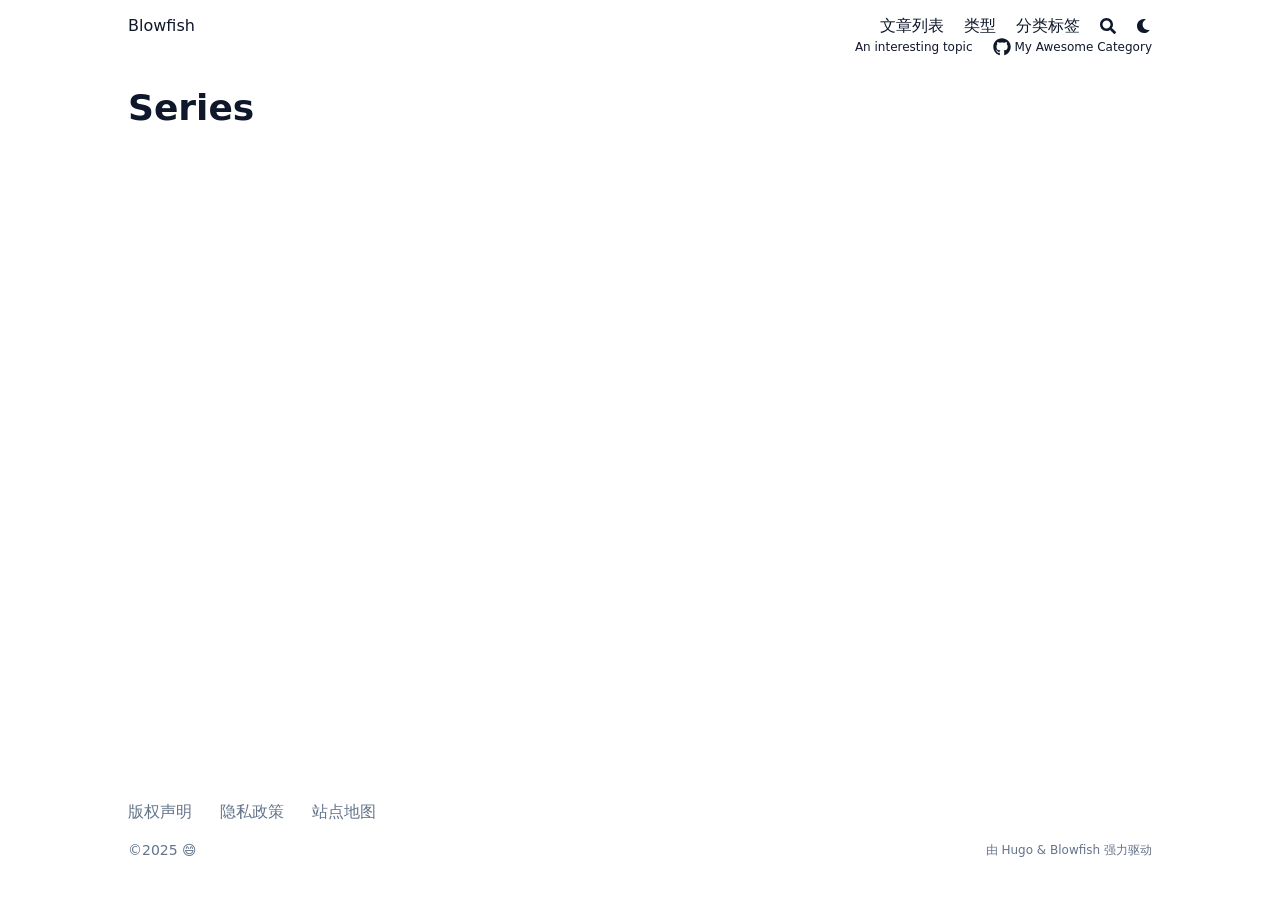
<file: series/index.html>
<!doctype html><html lang=cn dir=ltr class=scroll-smooth data-default-appearance=light data-auto-appearance=true><head><meta charset=utf-8><meta http-equiv=content-language content="zh-cn"><meta name=viewport content="width=device-width,initial-scale=1"><meta http-equiv=X-UA-Compatible content="ie=edge"><title>Series &#183; Blowfish</title>
<meta name=title content="Series &#183; Blowfish"><link rel=canonical href=https://oswald522.github.io/series/><link rel=alternate type=application/rss+xml href=/series/index.xml title=Blowfish><link type=text/css rel=stylesheet href=/css/main.bundle.min.7227da21654d2984302c0c82295cb2a809924de1a6741e14e40f76c8065843629293fb89679396776a46be2214cbb9e58e01742a5f628f2998956e12288fed6e.css integrity="sha512-cifaIWVNKYQwLAyCKVyyqAmSTeGmdB4U5A92yAZYQ2KSk/uJZ5OWd2pGviIUy7nljgF0Kl9ijymYlW4SKI/tbg=="><script type=text/javascript src=/js/appearance.min.516a16745bea5a9bd011138d254cc0fd3973cd55ce6e15f3dec763e7c7c2c7448f8fe7b54cca811cb821b0c7e12cd161caace1dd794ac3d34d40937cbcc9ee12.js integrity="sha512-UWoWdFvqWpvQERONJUzA/TlzzVXObhXz3sdj58fCx0SPj+e1TMqBHLghsMfhLNFhyqzh3XlKw9NNQJN8vMnuEg=="></script><script defer type=text/javascript id=script-bundle src=/js/main.bundle.min.b6411b5d4cd56c0068d34c4acbce043846adad56b824e3d486a06d3459aed2eb7f7413874b7871cc2c822c8c8834cbed944022918bcc8cca710a962167c36d32.js integrity="sha512-tkEbXUzVbABo00xKy84EOEatrVa4JOPUhqBtNFmu0ut/dBOHS3hxzCyCLIyINMvtlEAikYvMjMpxCpYhZ8NtMg==" data-copy data-copied></script><script src=/lib/zoom/zoom.min.37d2094687372da3f7343a221a470f6b8806f7891aa46a5a03966af7f0ebd38b9fe536cb154e6ad28f006d184b294525a7c4054b6bbb4be62d8b453b42db99bd.js integrity="sha512-N9IJRoc3LaP3NDoiGkcPa4gG94kapGpaA5Zq9/Dr04uf5TbLFU5q0o8AbRhLKUUlp8QFS2u7S+Yti0U7QtuZvQ=="></script><link rel=apple-touch-icon sizes=180x180 href=/apple-touch-icon.png><link rel=icon type=image/png sizes=32x32 href=/favicon-32x32.png><link rel=icon type=image/png sizes=16x16 href=/favicon-16x16.png><link rel=manifest href=/site.webmanifest><meta property="og:url" content="https://oswald522.github.io/series/"><meta property="og:site_name" content="Blowfish"><meta property="og:title" content="Series"><meta property="og:locale" content="zh_cn"><meta property="og:type" content="website"><meta name=twitter:card content="summary"><meta name=twitter:title content="Series"><meta name=author content="Blowfish"><link href=mailto:hello@your_domain.com rel=me><link href=https://link-to-some-website.com/ rel=me><link href=https://github.com/username rel=me><script src=/lib/jquery/jquery.slim.min.b0dca576e87d7eaa5850ae4e61759c065786cdb6489d68fcc82240539eebd5da522bdb4fda085ffd245808c8fe2acb2516408eb774ef26b5f6015fc6737c0ea8.js integrity="sha512-sNylduh9fqpYUK5OYXWcBleGzbZInWj8yCJAU57r1dpSK9tP2ghf/SRYCMj+KsslFkCOt3TvJrX2AV/Gc3wOqA=="></script><meta name=theme-color></head><body class="flex flex-col h-screen px-6 m-auto text-lg leading-7 max-w-7xl bg-neutral text-neutral-900 dark:bg-neutral-800 dark:text-neutral sm:px-14 md:px-24 lg:px-32 scrollbar-thin scrollbar-track-neutral-200 scrollbar-thumb-neutral-400 dark:scrollbar-track-neutral-800 dark:scrollbar-thumb-neutral-600"><div id=the-top class="absolute flex self-center"><a class="px-3 py-1 text-sm -translate-y-8 rounded-b-lg bg-primary-200 focus:translate-y-0 dark:bg-neutral-600" href=#main-content><span class="font-bold text-primary-600 ltr:pr-2 rtl:pl-2 dark:text-primary-400">&darr;</span>跳过正文</a></div><div style=padding-left:0;padding-right:0;padding-top:2px;padding-bottom:3px class="main-menu flex items-center justify-between px-4 py-6 sm:px-6 md:justify-start gap-x-3"><div class="flex flex-1 items-center justify-between"><nav class="flex space-x-3"><a href=/ class="text-base font-medium text-gray-500 hover:text-gray-900">Blowfish</a></nav><nav class="hidden md:flex items-center gap-x-5 md:ml-12 h-12"><a href=/posts/ class="flex items-center text-gray-500 hover:text-primary-600 dark:hover:text-primary-400"><p class="text-base font-medium" title>文章列表</p></a><a href=/categories/ class="flex items-center text-gray-500 hover:text-primary-600 dark:hover:text-primary-400"><p class="text-base font-medium" title=Categories>类型</p></a><a href=/tags/ class="flex items-center text-gray-500 hover:text-primary-600 dark:hover:text-primary-400"><p class="text-base font-medium" title=Tags>分类标签</p></a><button id=search-button aria-label=Search class="text-base hover:text-primary-600 dark:hover:text-primary-400" title>
<span class="relative block icon"><svg aria-hidden="true" focusable="false" data-prefix="fas" data-icon="search" class="svg-inline--fa fa-search fa-w-16" role="img" viewBox="0 0 512 512"><path fill="currentcolor" d="M505 442.7 405.3 343c-4.5-4.5-10.6-7-17-7H372c27.6-35.3 44-79.7 44-128C416 93.1 322.9.0 208 0S0 93.1.0 208s93.1 208 208 208c48.3.0 92.7-16.4 128-44v16.3c0 6.4 2.5 12.5 7 17l99.7 99.7c9.4 9.4 24.6 9.4 33.9.0l28.3-28.3c9.4-9.4 9.4-24.6.1-34zM208 336c-70.7.0-128-57.2-128-128 0-70.7 57.2-128 128-128 70.7.0 128 57.2 128 128 0 70.7-57.2 128-128 128z"/></svg></span></button><div class="flex items-center"><button id=appearance-switcher aria-label="Dark mode switcher" type=button class="text-base hover:text-primary-600 dark:hover:text-primary-400"><div class="flex items-center justify-center dark:hidden"><span class="relative block icon"><svg viewBox="0 0 512 512"><path fill="currentcolor" d="M32 256C32 132.2 132.3 32 255.8 32c11.36.0 29.7 1.668 40.9 3.746 9.616 1.777 11.75 14.63 3.279 19.44C245 86.5 211.2 144.6 211.2 207.8c0 109.7 99.71 193 208.3 172.3 9.561-1.805 16.28 9.324 10.11 16.95C387.9 448.6 324.8 480 255.8 480 132.1 480 32 379.6 32 256z"/></svg></span></div><div class="items-center justify-center hidden dark:flex"><span class="relative block icon"><svg viewBox="0 0 512 512"><path fill="currentcolor" d="M256 159.1c-53.02.0-95.1 42.98-95.1 95.1s41.2 96.9 95.1 96.9 95.1-42.98 95.1-95.1S309 159.1 256 159.1zM509.3 347l-63.2-91.9 63.15-91.01c6.332-9.125 1.104-21.74-9.826-23.72l-109-19.7-19.7-109c-1.975-10.93-14.59-16.16-23.72-9.824L256 65.89 164.1 2.736c-9.125-6.332-21.74-1.107-23.72 9.824L121.6 121.6 12.56 141.3C1.633 143.2-3.596 155.9 2.736 164.1L65.89 256 2.74 347.01c-6.332 9.125-1.105 21.74 9.824 23.72l109 19.7 19.7 109c1.975 10.93 14.59 16.16 23.72 9.824L256 446.1l91.01 63.15c9.127 6.334 21.75 1.107 23.72-9.822l19.7-109 109-19.7C510.4 368.8 515.6 356.1 509.3 347zM256 383.1c-70.69.0-127.1-57.31-127.1-127.1.0-70.69 57.31-127.1 127.1-127.1S383.1 186.2 383.1 256c0 70.7-56.4 127.1-127.1 127.1z"/></svg></span></div></button></div></nav><div class="flex md:hidden items-center gap-x-5 md:ml-12 h-12"><span></span>
<button id=search-button-mobile aria-label=Search class="text-base hover:text-primary-600 dark:hover:text-primary-400" title>
<span class="relative block icon"><svg aria-hidden="true" focusable="false" data-prefix="fas" data-icon="search" class="svg-inline--fa fa-search fa-w-16" role="img" viewBox="0 0 512 512"><path fill="currentcolor" d="M505 442.7 405.3 343c-4.5-4.5-10.6-7-17-7H372c27.6-35.3 44-79.7 44-128C416 93.1 322.9.0 208 0S0 93.1.0 208s93.1 208 208 208c48.3.0 92.7-16.4 128-44v16.3c0 6.4 2.5 12.5 7 17l99.7 99.7c9.4 9.4 24.6 9.4 33.9.0l28.3-28.3c9.4-9.4 9.4-24.6.1-34zM208 336c-70.7.0-128-57.2-128-128 0-70.7 57.2-128 128-128 70.7.0 128 57.2 128 128 0 70.7-57.2 128-128 128z"/></svg>
</span></button>
<button id=appearance-switcher-mobile aria-label="Dark mode switcher" type=button class="text-base hover:text-primary-600 dark:hover:text-primary-400 ltr:mr-1 rtl:ml-1"><div class="flex items-center justify-center dark:hidden"><span class="relative block icon"><svg viewBox="0 0 512 512"><path fill="currentcolor" d="M32 256C32 132.2 132.3 32 255.8 32c11.36.0 29.7 1.668 40.9 3.746 9.616 1.777 11.75 14.63 3.279 19.44C245 86.5 211.2 144.6 211.2 207.8c0 109.7 99.71 193 208.3 172.3 9.561-1.805 16.28 9.324 10.11 16.95C387.9 448.6 324.8 480 255.8 480 132.1 480 32 379.6 32 256z"/></svg></span></div><div class="items-center justify-center hidden dark:flex"><span class="relative block icon"><svg viewBox="0 0 512 512"><path fill="currentcolor" d="M256 159.1c-53.02.0-95.1 42.98-95.1 95.1s41.2 96.9 95.1 96.9 95.1-42.98 95.1-95.1S309 159.1 256 159.1zM509.3 347l-63.2-91.9 63.15-91.01c6.332-9.125 1.104-21.74-9.826-23.72l-109-19.7-19.7-109c-1.975-10.93-14.59-16.16-23.72-9.824L256 65.89 164.1 2.736c-9.125-6.332-21.74-1.107-23.72 9.824L121.6 121.6 12.56 141.3C1.633 143.2-3.596 155.9 2.736 164.1L65.89 256 2.74 347.01c-6.332 9.125-1.105 21.74 9.824 23.72l109 19.7 19.7 109c1.975 10.93 14.59 16.16 23.72 9.824L256 446.1l91.01 63.15c9.127 6.334 21.75 1.107 23.72-9.822l19.7-109 109-19.7C510.4 368.8 515.6 356.1 509.3 347zM256 383.1c-70.69.0-127.1-57.31-127.1-127.1.0-70.69 57.31-127.1 127.1-127.1S383.1 186.2 383.1 256c0 70.7-56.4 127.1-127.1 127.1z"/></svg></span></div></button></div></div><div class="-my-2 md:hidden"><label id=menu-button class=block><div class="cursor-pointer hover:text-primary-600 dark:hover:text-primary-400"><span class="relative block icon"><svg viewBox="0 0 448 512"><path fill="currentcolor" d="M0 96C0 78.33 14.33 64 32 64H416c17.7.0 32 14.33 32 32 0 17.7-14.3 32-32 32H32C14.33 128 0 113.7.0 96zM0 256c0-17.7 14.33-32 32-32H416c17.7.0 32 14.3 32 32s-14.3 32-32 32H32c-17.67.0-32-14.3-32-32zM416 448H32c-17.67.0-32-14.3-32-32s14.33-32 32-32H416c17.7.0 32 14.3 32 32s-14.3 32-32 32z"/></svg></span></div><div id=menu-wrapper style=padding-top:5px class="fixed inset-0 z-30 invisible w-screen h-screen m-0 overflow-auto transition-opacity opacity-0 cursor-default bg-neutral-100/50 backdrop-blur-sm dark:bg-neutral-900/50"><ul class="flex space-y-2 mt-3 flex-col items-end w-full px-6 py-6 mx-auto overflow-visible list-none ltr:text-right rtl:text-left max-w-7xl"><li id=menu-close-button><span class="cursor-pointer inline-block align-text-bottom hover:text-primary-600 dark:hover:text-primary-400"><span class="relative block icon"><svg viewBox="0 0 320 512"><path fill="currentcolor" d="M310.6 361.4c12.5 12.5 12.5 32.75.0 45.25C304.4 412.9 296.2 416 288 416s-16.38-3.125-22.62-9.375L160 301.3 54.63 406.6C48.38 412.9 40.19 416 32 416S15.63 412.9 9.375 406.6c-12.5-12.5-12.5-32.75.0-45.25l105.4-105.4L9.375 150.6c-12.5-12.5-12.5-32.75.0-45.25s32.75-12.5 45.25.0L160 210.8l105.4-105.4c12.5-12.5 32.75-12.5 45.25.0s12.5 32.75.0 45.25l-105.4 105.4L310.6 361.4z"/></svg></span></span></li><li class=mt-1><a href=/posts/ class="flex items-center text-gray-500 hover:text-primary-600 dark:hover:text-primary-400"><p class="text-bg font-bg" title>文章列表</p></a></li><li class=mt-1><a href=/categories/ class="flex items-center text-gray-500 hover:text-primary-600 dark:hover:text-primary-400"><p class="text-bg font-bg" title=Categories>类型</p></a></li><li class=mt-1><a href=/tags/ class="flex items-center text-gray-500 hover:text-primary-600 dark:hover:text-primary-400"><p class="text-bg font-bg" title=Tags>分类标签</p></a></li></ul><hr><ul class="flex mt-4 flex-col items-end w-full px-6 py-6 mx-auto overflow-visible list-none ltr:text-right rtl:text-left max-w-7xl"><li class=mb-1><a href class="flex items-center"><p class="text-sm font-sm text-gray-500 hover:text-gray-900" title>An interesting topic</p></a></li><li class=mb-1><a href class="flex items-center"><span class=mr-3><span class="relative block icon"><svg viewBox="0 0 496 512"><path fill="currentcolor" d="M165.9 397.4c0 2-2.3 3.6-5.2 3.6-3.3.3-5.6-1.3-5.6-3.6.0-2 2.3-3.6 5.2-3.6 3-.3 5.6 1.3 5.6 3.6zm-31.1-4.5c-.7 2 1.3 4.3 4.3 4.9 2.6 1 5.6.0 6.2-2s-1.3-4.3-4.3-5.2c-2.6-.7-5.5.3-6.2 2.3zm44.2-1.7c-2.9.7-4.9 2.6-4.6 4.9.3 2 2.9 3.3 5.9 2.6 2.9-.7 4.9-2.6 4.6-4.6-.3-1.9-3-3.2-5.9-2.9zM244.8 8C106.1 8 0 113.3.0 252c0 110.9 69.8 205.8 169.5 239.2 12.8 2.3 17.3-5.6 17.3-12.1.0-6.2-.3-40.4-.3-61.4.0.0-70 15-84.7-29.8.0.0-11.4-29.1-27.8-36.6.0.0-22.9-15.7 1.6-15.4.0.0 24.9 2 38.6 25.8 21.9 38.6 58.6 27.5 72.9 20.9 2.3-16 8.8-27.1 16-33.7-55.9-6.2-112.3-14.3-112.3-110.5.0-27.5 7.6-41.3 23.6-58.9-2.6-6.5-11.1-33.3 2.6-67.9 20.9-6.5 69 27 69 27 20-5.6 41.5-8.5 62.8-8.5s42.8 2.9 62.8 8.5c0 0 48.1-33.6 69-27 13.7 34.7 5.2 61.4 2.6 67.9 16 17.7 25.8 31.5 25.8 58.9.0 96.5-58.9 104.2-114.8 110.5 9.2 7.9 17 22.9 17 46.4.0 33.7-.3 75.4-.3 83.6.0 6.5 4.6 14.4 17.3 12.1C428.2 457.8 496 362.9 496 252 496 113.3 383.5 8 244.8 8zM97.2 352.9c-1.3 1-1 3.3.7 5.2 1.6 1.6 3.9 2.3 5.2 1 1.3-1 1-3.3-.7-5.2-1.6-1.6-3.9-2.3-5.2-1zm-10.8-8.1c-.7 1.3.3 2.9 2.3 3.9 1.6 1 3.6.7 4.3-.7.7-1.3-.3-2.9-2.3-3.9-2-.6-3.6-.3-4.3.7zm32.4 35.6c-1.6 1.3-1 4.3 1.3 6.2 2.3 2.3 5.2 2.6 6.5 1 1.3-1.3.7-4.3-1.3-6.2-2.2-2.3-5.2-2.6-6.5-1zm-11.4-14.7c-1.6 1-1.6 3.6.0 5.9 1.6 2.3 4.3 3.3 5.6 2.3 1.6-1.3 1.6-3.9.0-6.2-1.4-2.3-4-3.3-5.6-2z"/></svg></span></span><p class="text-sm font-sm text-gray-500 hover:text-gray-900" title>My Awesome Category</p></a></li></ul></div></label></div></div><div class="main-menu flex pb-3 flex-col items-end justify-between md:justify-start space-x-3" style=margin-top:-15px><div class="hidden md:flex items-center space-x-5"><a href class="flex items-center"><p class="text-xs font-light text-gray-500 hover:text-gray-900" title>An interesting topic</p></a><a href class="flex items-center"><span class=mr-1><span class="relative block icon"><svg viewBox="0 0 496 512"><path fill="currentcolor" d="M165.9 397.4c0 2-2.3 3.6-5.2 3.6-3.3.3-5.6-1.3-5.6-3.6.0-2 2.3-3.6 5.2-3.6 3-.3 5.6 1.3 5.6 3.6zm-31.1-4.5c-.7 2 1.3 4.3 4.3 4.9 2.6 1 5.6.0 6.2-2s-1.3-4.3-4.3-5.2c-2.6-.7-5.5.3-6.2 2.3zm44.2-1.7c-2.9.7-4.9 2.6-4.6 4.9.3 2 2.9 3.3 5.9 2.6 2.9-.7 4.9-2.6 4.6-4.6-.3-1.9-3-3.2-5.9-2.9zM244.8 8C106.1 8 0 113.3.0 252c0 110.9 69.8 205.8 169.5 239.2 12.8 2.3 17.3-5.6 17.3-12.1.0-6.2-.3-40.4-.3-61.4.0.0-70 15-84.7-29.8.0.0-11.4-29.1-27.8-36.6.0.0-22.9-15.7 1.6-15.4.0.0 24.9 2 38.6 25.8 21.9 38.6 58.6 27.5 72.9 20.9 2.3-16 8.8-27.1 16-33.7-55.9-6.2-112.3-14.3-112.3-110.5.0-27.5 7.6-41.3 23.6-58.9-2.6-6.5-11.1-33.3 2.6-67.9 20.9-6.5 69 27 69 27 20-5.6 41.5-8.5 62.8-8.5s42.8 2.9 62.8 8.5c0 0 48.1-33.6 69-27 13.7 34.7 5.2 61.4 2.6 67.9 16 17.7 25.8 31.5 25.8 58.9.0 96.5-58.9 104.2-114.8 110.5 9.2 7.9 17 22.9 17 46.4.0 33.7-.3 75.4-.3 83.6.0 6.5 4.6 14.4 17.3 12.1C428.2 457.8 496 362.9 496 252 496 113.3 383.5 8 244.8 8zM97.2 352.9c-1.3 1-1 3.3.7 5.2 1.6 1.6 3.9 2.3 5.2 1 1.3-1 1-3.3-.7-5.2-1.6-1.6-3.9-2.3-5.2-1zm-10.8-8.1c-.7 1.3.3 2.9 2.3 3.9 1.6 1 3.6.7 4.3-.7.7-1.3-.3-2.9-2.3-3.9-2-.6-3.6-.3-4.3.7zm32.4 35.6c-1.6 1.3-1 4.3 1.3 6.2 2.3 2.3 5.2 2.6 6.5 1 1.3-1.3.7-4.3-1.3-6.2-2.2-2.3-5.2-2.6-6.5-1zm-11.4-14.7c-1.6 1-1.6 3.6.0 5.9 1.6 2.3 4.3 3.3 5.6 2.3 1.6-1.3 1.6-3.9.0-6.2-1.4-2.3-4-3.3-5.6-2z"/></svg></span></span><p class="text-xs font-light text-gray-500 hover:text-gray-900" title>My Awesome Category</p></a></div></div><div class="relative flex flex-col grow"><main id=main-content class=grow><header><h1 class="mt-5 text-4xl font-extrabold text-neutral-900 dark:text-neutral">Series</h1><div class="mt-1 mb-2 text-base text-neutral-500 dark:text-neutral-400 print:hidden"><div class="flex flex-row flex-wrap items-center"></div></div></header><section class="flex flex-wrap max-w-prose -mx-2 overflow-hidden"></section></main><footer id=site-footer class="py-10 print:hidden"><nav class="flex flex-row pb-4 text-base font-medium text-neutral-500 dark:text-neutral-400"><ul class="flex flex-col list-none sm:flex-row"><li class="flex mb-1 ltr:text-right rtl:text-left sm:mb-0 ltr:sm:mr-7 ltr:sm:last:mr-0 rtl:sm:ml-7 rtl:sm:last:ml-0"><a class="decoration-primary-500 hover:underline hover:decoration-2 hover:underline-offset-2 flex items-center" href=/copyright/ title=版权声明>版权声明</a></li><li class="flex mb-1 ltr:text-right rtl:text-left sm:mb-0 ltr:sm:mr-7 ltr:sm:last:mr-0 rtl:sm:ml-7 rtl:sm:last:ml-0"><a class="decoration-primary-500 hover:underline hover:decoration-2 hover:underline-offset-2 flex items-center" href=/privacy/ title>隐私政策</a></li><li class="flex mb-1 ltr:text-right rtl:text-left sm:mb-0 ltr:sm:mr-7 ltr:sm:last:mr-0 rtl:sm:ml-7 rtl:sm:last:ml-0"><a class="decoration-primary-500 hover:underline hover:decoration-2 hover:underline-offset-2 flex items-center" href=/sitemap.xml title>站点地图</a></li></ul></nav><div class="flex items-center justify-between"><p class="text-sm text-neutral-500 dark:text-neutral-400">©2025 😄</p><p class="text-xs text-neutral-500 dark:text-neutral-400">由 <a class="hover:underline hover:decoration-primary-400 hover:text-primary-500" href=https://gohugo.io/ target=_blank rel="noopener noreferrer">Hugo</a> & <a class="hover:underline hover:decoration-primary-400 hover:text-primary-500" href=https://blowfish.page/ target=_blank rel="noopener noreferrer">Blowfish</a> 强力驱动</p></div><script>mediumZoom(document.querySelectorAll("img:not(.nozoom)"),{margin:24,background:"rgba(0,0,0,0.5)",scrollOffset:0})</script><script type=text/javascript src=/js/process.min.ee03488f19c93c2efb199e2e3014ea5f3cb2ce7d45154adb3399a158cac27ca52831db249ede5bb602700ef87eb02434139de0858af1818ab0fb4182472204a4.js integrity="sha512-7gNIjxnJPC77GZ4uMBTqXzyyzn1FFUrbM5mhWMrCfKUoMdsknt5btgJwDvh+sCQ0E53ghYrxgYqw+0GCRyIEpA=="></script></footer><div id=search-wrapper class="invisible fixed inset-0 flex h-screen w-screen cursor-default flex-col bg-neutral-500/50 p-4 backdrop-blur-sm dark:bg-neutral-900/50 sm:p-6 md:p-[10vh] lg:p-[12vh]" data-url=https://oswald522.github.io/ style=z-index:500><div id=search-modal class="flex flex-col w-full max-w-3xl min-h-0 mx-auto border rounded-md shadow-lg top-20 border-neutral-200 bg-neutral dark:border-neutral-700 dark:bg-neutral-800"><header class="relative z-10 flex items-center justify-between flex-none px-2"><form class="flex items-center flex-auto min-w-0"><div class="flex items-center justify-center w-8 h-8 text-neutral-400"><span class="relative block icon"><svg aria-hidden="true" focusable="false" data-prefix="fas" data-icon="search" class="svg-inline--fa fa-search fa-w-16" role="img" viewBox="0 0 512 512"><path fill="currentcolor" d="M505 442.7 405.3 343c-4.5-4.5-10.6-7-17-7H372c27.6-35.3 44-79.7 44-128C416 93.1 322.9.0 208 0S0 93.1.0 208s93.1 208 208 208c48.3.0 92.7-16.4 128-44v16.3c0 6.4 2.5 12.5 7 17l99.7 99.7c9.4 9.4 24.6 9.4 33.9.0l28.3-28.3c9.4-9.4 9.4-24.6.1-34zM208 336c-70.7.0-128-57.2-128-128 0-70.7 57.2-128 128-128 70.7.0 128 57.2 128 128 0 70.7-57.2 128-128 128z"/></svg></span></div><input type=search id=search-query class="flex flex-auto h-12 mx-1 bg-transparent appearance-none focus:outline-dotted focus:outline-2 focus:outline-transparent" placeholder=搜索 tabindex=0></form><button id=close-search-button class="flex items-center justify-center w-8 h-8 text-neutral-700 hover:text-primary-600 dark:text-neutral dark:hover:text-primary-400" title="关闭 (Esc)">
<span class="relative block icon"><svg viewBox="0 0 320 512"><path fill="currentcolor" d="M310.6 361.4c12.5 12.5 12.5 32.75.0 45.25C304.4 412.9 296.2 416 288 416s-16.38-3.125-22.62-9.375L160 301.3 54.63 406.6C48.38 412.9 40.19 416 32 416S15.63 412.9 9.375 406.6c-12.5-12.5-12.5-32.75.0-45.25l105.4-105.4L9.375 150.6c-12.5-12.5-12.5-32.75.0-45.25s32.75-12.5 45.25.0L160 210.8l105.4-105.4c12.5-12.5 32.75-12.5 45.25.0s12.5 32.75.0 45.25l-105.4 105.4L310.6 361.4z"/></svg></span></button></header><section class="flex-auto px-2 overflow-auto"><ul id=search-results></ul></section></div></div></div></body></html>
</file>
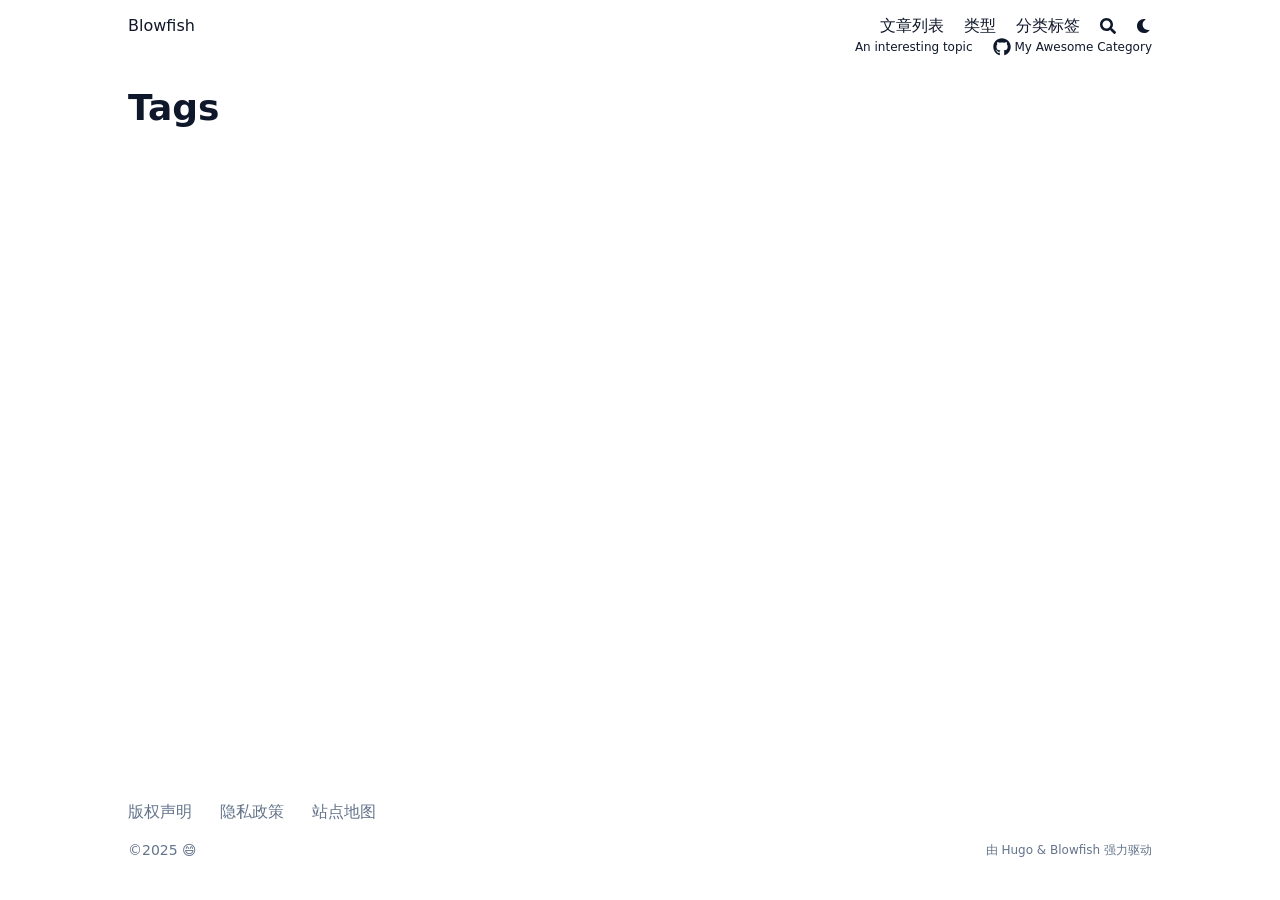
<file: tags/index.html>
<!doctype html><html lang=cn dir=ltr class=scroll-smooth data-default-appearance=light data-auto-appearance=true><head><meta charset=utf-8><meta http-equiv=content-language content="zh-cn"><meta name=viewport content="width=device-width,initial-scale=1"><meta http-equiv=X-UA-Compatible content="ie=edge"><title>Tags &#183; Blowfish</title>
<meta name=title content="Tags &#183; Blowfish"><link rel=canonical href=https://oswald522.github.io/tags/><link rel=alternate type=application/rss+xml href=/tags/index.xml title=Blowfish><link type=text/css rel=stylesheet href=/css/main.bundle.min.7227da21654d2984302c0c82295cb2a809924de1a6741e14e40f76c8065843629293fb89679396776a46be2214cbb9e58e01742a5f628f2998956e12288fed6e.css integrity="sha512-cifaIWVNKYQwLAyCKVyyqAmSTeGmdB4U5A92yAZYQ2KSk/uJZ5OWd2pGviIUy7nljgF0Kl9ijymYlW4SKI/tbg=="><script type=text/javascript src=/js/appearance.min.516a16745bea5a9bd011138d254cc0fd3973cd55ce6e15f3dec763e7c7c2c7448f8fe7b54cca811cb821b0c7e12cd161caace1dd794ac3d34d40937cbcc9ee12.js integrity="sha512-UWoWdFvqWpvQERONJUzA/TlzzVXObhXz3sdj58fCx0SPj+e1TMqBHLghsMfhLNFhyqzh3XlKw9NNQJN8vMnuEg=="></script><script defer type=text/javascript id=script-bundle src=/js/main.bundle.min.b6411b5d4cd56c0068d34c4acbce043846adad56b824e3d486a06d3459aed2eb7f7413874b7871cc2c822c8c8834cbed944022918bcc8cca710a962167c36d32.js integrity="sha512-tkEbXUzVbABo00xKy84EOEatrVa4JOPUhqBtNFmu0ut/dBOHS3hxzCyCLIyINMvtlEAikYvMjMpxCpYhZ8NtMg==" data-copy data-copied></script><script src=/lib/zoom/zoom.min.37d2094687372da3f7343a221a470f6b8806f7891aa46a5a03966af7f0ebd38b9fe536cb154e6ad28f006d184b294525a7c4054b6bbb4be62d8b453b42db99bd.js integrity="sha512-N9IJRoc3LaP3NDoiGkcPa4gG94kapGpaA5Zq9/Dr04uf5TbLFU5q0o8AbRhLKUUlp8QFS2u7S+Yti0U7QtuZvQ=="></script><link rel=apple-touch-icon sizes=180x180 href=/apple-touch-icon.png><link rel=icon type=image/png sizes=32x32 href=/favicon-32x32.png><link rel=icon type=image/png sizes=16x16 href=/favicon-16x16.png><link rel=manifest href=/site.webmanifest><meta property="og:url" content="https://oswald522.github.io/tags/"><meta property="og:site_name" content="Blowfish"><meta property="og:title" content="Tags"><meta property="og:locale" content="zh_cn"><meta property="og:type" content="website"><meta name=twitter:card content="summary"><meta name=twitter:title content="Tags"><meta name=author content="Blowfish"><link href=mailto:hello@your_domain.com rel=me><link href=https://link-to-some-website.com/ rel=me><link href=https://github.com/username rel=me><script src=/lib/jquery/jquery.slim.min.b0dca576e87d7eaa5850ae4e61759c065786cdb6489d68fcc82240539eebd5da522bdb4fda085ffd245808c8fe2acb2516408eb774ef26b5f6015fc6737c0ea8.js integrity="sha512-sNylduh9fqpYUK5OYXWcBleGzbZInWj8yCJAU57r1dpSK9tP2ghf/SRYCMj+KsslFkCOt3TvJrX2AV/Gc3wOqA=="></script><meta name=theme-color></head><body class="flex flex-col h-screen px-6 m-auto text-lg leading-7 max-w-7xl bg-neutral text-neutral-900 dark:bg-neutral-800 dark:text-neutral sm:px-14 md:px-24 lg:px-32 scrollbar-thin scrollbar-track-neutral-200 scrollbar-thumb-neutral-400 dark:scrollbar-track-neutral-800 dark:scrollbar-thumb-neutral-600"><div id=the-top class="absolute flex self-center"><a class="px-3 py-1 text-sm -translate-y-8 rounded-b-lg bg-primary-200 focus:translate-y-0 dark:bg-neutral-600" href=#main-content><span class="font-bold text-primary-600 ltr:pr-2 rtl:pl-2 dark:text-primary-400">&darr;</span>跳过正文</a></div><div style=padding-left:0;padding-right:0;padding-top:2px;padding-bottom:3px class="main-menu flex items-center justify-between px-4 py-6 sm:px-6 md:justify-start gap-x-3"><div class="flex flex-1 items-center justify-between"><nav class="flex space-x-3"><a href=/ class="text-base font-medium text-gray-500 hover:text-gray-900">Blowfish</a></nav><nav class="hidden md:flex items-center gap-x-5 md:ml-12 h-12"><a href=/posts/ class="flex items-center text-gray-500 hover:text-primary-600 dark:hover:text-primary-400"><p class="text-base font-medium" title>文章列表</p></a><a href=/categories/ class="flex items-center text-gray-500 hover:text-primary-600 dark:hover:text-primary-400"><p class="text-base font-medium" title=Categories>类型</p></a><a href=/tags/ class="flex items-center text-gray-500 hover:text-primary-600 dark:hover:text-primary-400"><p class="text-base font-medium" title=Tags>分类标签</p></a><button id=search-button aria-label=Search class="text-base hover:text-primary-600 dark:hover:text-primary-400" title>
<span class="relative block icon"><svg aria-hidden="true" focusable="false" data-prefix="fas" data-icon="search" class="svg-inline--fa fa-search fa-w-16" role="img" viewBox="0 0 512 512"><path fill="currentcolor" d="M505 442.7 405.3 343c-4.5-4.5-10.6-7-17-7H372c27.6-35.3 44-79.7 44-128C416 93.1 322.9.0 208 0S0 93.1.0 208s93.1 208 208 208c48.3.0 92.7-16.4 128-44v16.3c0 6.4 2.5 12.5 7 17l99.7 99.7c9.4 9.4 24.6 9.4 33.9.0l28.3-28.3c9.4-9.4 9.4-24.6.1-34zM208 336c-70.7.0-128-57.2-128-128 0-70.7 57.2-128 128-128 70.7.0 128 57.2 128 128 0 70.7-57.2 128-128 128z"/></svg></span></button><div class="flex items-center"><button id=appearance-switcher aria-label="Dark mode switcher" type=button class="text-base hover:text-primary-600 dark:hover:text-primary-400"><div class="flex items-center justify-center dark:hidden"><span class="relative block icon"><svg viewBox="0 0 512 512"><path fill="currentcolor" d="M32 256C32 132.2 132.3 32 255.8 32c11.36.0 29.7 1.668 40.9 3.746 9.616 1.777 11.75 14.63 3.279 19.44C245 86.5 211.2 144.6 211.2 207.8c0 109.7 99.71 193 208.3 172.3 9.561-1.805 16.28 9.324 10.11 16.95C387.9 448.6 324.8 480 255.8 480 132.1 480 32 379.6 32 256z"/></svg></span></div><div class="items-center justify-center hidden dark:flex"><span class="relative block icon"><svg viewBox="0 0 512 512"><path fill="currentcolor" d="M256 159.1c-53.02.0-95.1 42.98-95.1 95.1s41.2 96.9 95.1 96.9 95.1-42.98 95.1-95.1S309 159.1 256 159.1zM509.3 347l-63.2-91.9 63.15-91.01c6.332-9.125 1.104-21.74-9.826-23.72l-109-19.7-19.7-109c-1.975-10.93-14.59-16.16-23.72-9.824L256 65.89 164.1 2.736c-9.125-6.332-21.74-1.107-23.72 9.824L121.6 121.6 12.56 141.3C1.633 143.2-3.596 155.9 2.736 164.1L65.89 256 2.74 347.01c-6.332 9.125-1.105 21.74 9.824 23.72l109 19.7 19.7 109c1.975 10.93 14.59 16.16 23.72 9.824L256 446.1l91.01 63.15c9.127 6.334 21.75 1.107 23.72-9.822l19.7-109 109-19.7C510.4 368.8 515.6 356.1 509.3 347zM256 383.1c-70.69.0-127.1-57.31-127.1-127.1.0-70.69 57.31-127.1 127.1-127.1S383.1 186.2 383.1 256c0 70.7-56.4 127.1-127.1 127.1z"/></svg></span></div></button></div></nav><div class="flex md:hidden items-center gap-x-5 md:ml-12 h-12"><span></span>
<button id=search-button-mobile aria-label=Search class="text-base hover:text-primary-600 dark:hover:text-primary-400" title>
<span class="relative block icon"><svg aria-hidden="true" focusable="false" data-prefix="fas" data-icon="search" class="svg-inline--fa fa-search fa-w-16" role="img" viewBox="0 0 512 512"><path fill="currentcolor" d="M505 442.7 405.3 343c-4.5-4.5-10.6-7-17-7H372c27.6-35.3 44-79.7 44-128C416 93.1 322.9.0 208 0S0 93.1.0 208s93.1 208 208 208c48.3.0 92.7-16.4 128-44v16.3c0 6.4 2.5 12.5 7 17l99.7 99.7c9.4 9.4 24.6 9.4 33.9.0l28.3-28.3c9.4-9.4 9.4-24.6.1-34zM208 336c-70.7.0-128-57.2-128-128 0-70.7 57.2-128 128-128 70.7.0 128 57.2 128 128 0 70.7-57.2 128-128 128z"/></svg>
</span></button>
<button id=appearance-switcher-mobile aria-label="Dark mode switcher" type=button class="text-base hover:text-primary-600 dark:hover:text-primary-400 ltr:mr-1 rtl:ml-1"><div class="flex items-center justify-center dark:hidden"><span class="relative block icon"><svg viewBox="0 0 512 512"><path fill="currentcolor" d="M32 256C32 132.2 132.3 32 255.8 32c11.36.0 29.7 1.668 40.9 3.746 9.616 1.777 11.75 14.63 3.279 19.44C245 86.5 211.2 144.6 211.2 207.8c0 109.7 99.71 193 208.3 172.3 9.561-1.805 16.28 9.324 10.11 16.95C387.9 448.6 324.8 480 255.8 480 132.1 480 32 379.6 32 256z"/></svg></span></div><div class="items-center justify-center hidden dark:flex"><span class="relative block icon"><svg viewBox="0 0 512 512"><path fill="currentcolor" d="M256 159.1c-53.02.0-95.1 42.98-95.1 95.1s41.2 96.9 95.1 96.9 95.1-42.98 95.1-95.1S309 159.1 256 159.1zM509.3 347l-63.2-91.9 63.15-91.01c6.332-9.125 1.104-21.74-9.826-23.72l-109-19.7-19.7-109c-1.975-10.93-14.59-16.16-23.72-9.824L256 65.89 164.1 2.736c-9.125-6.332-21.74-1.107-23.72 9.824L121.6 121.6 12.56 141.3C1.633 143.2-3.596 155.9 2.736 164.1L65.89 256 2.74 347.01c-6.332 9.125-1.105 21.74 9.824 23.72l109 19.7 19.7 109c1.975 10.93 14.59 16.16 23.72 9.824L256 446.1l91.01 63.15c9.127 6.334 21.75 1.107 23.72-9.822l19.7-109 109-19.7C510.4 368.8 515.6 356.1 509.3 347zM256 383.1c-70.69.0-127.1-57.31-127.1-127.1.0-70.69 57.31-127.1 127.1-127.1S383.1 186.2 383.1 256c0 70.7-56.4 127.1-127.1 127.1z"/></svg></span></div></button></div></div><div class="-my-2 md:hidden"><label id=menu-button class=block><div class="cursor-pointer hover:text-primary-600 dark:hover:text-primary-400"><span class="relative block icon"><svg viewBox="0 0 448 512"><path fill="currentcolor" d="M0 96C0 78.33 14.33 64 32 64H416c17.7.0 32 14.33 32 32 0 17.7-14.3 32-32 32H32C14.33 128 0 113.7.0 96zM0 256c0-17.7 14.33-32 32-32H416c17.7.0 32 14.3 32 32s-14.3 32-32 32H32c-17.67.0-32-14.3-32-32zM416 448H32c-17.67.0-32-14.3-32-32s14.33-32 32-32H416c17.7.0 32 14.3 32 32s-14.3 32-32 32z"/></svg></span></div><div id=menu-wrapper style=padding-top:5px class="fixed inset-0 z-30 invisible w-screen h-screen m-0 overflow-auto transition-opacity opacity-0 cursor-default bg-neutral-100/50 backdrop-blur-sm dark:bg-neutral-900/50"><ul class="flex space-y-2 mt-3 flex-col items-end w-full px-6 py-6 mx-auto overflow-visible list-none ltr:text-right rtl:text-left max-w-7xl"><li id=menu-close-button><span class="cursor-pointer inline-block align-text-bottom hover:text-primary-600 dark:hover:text-primary-400"><span class="relative block icon"><svg viewBox="0 0 320 512"><path fill="currentcolor" d="M310.6 361.4c12.5 12.5 12.5 32.75.0 45.25C304.4 412.9 296.2 416 288 416s-16.38-3.125-22.62-9.375L160 301.3 54.63 406.6C48.38 412.9 40.19 416 32 416S15.63 412.9 9.375 406.6c-12.5-12.5-12.5-32.75.0-45.25l105.4-105.4L9.375 150.6c-12.5-12.5-12.5-32.75.0-45.25s32.75-12.5 45.25.0L160 210.8l105.4-105.4c12.5-12.5 32.75-12.5 45.25.0s12.5 32.75.0 45.25l-105.4 105.4L310.6 361.4z"/></svg></span></span></li><li class=mt-1><a href=/posts/ class="flex items-center text-gray-500 hover:text-primary-600 dark:hover:text-primary-400"><p class="text-bg font-bg" title>文章列表</p></a></li><li class=mt-1><a href=/categories/ class="flex items-center text-gray-500 hover:text-primary-600 dark:hover:text-primary-400"><p class="text-bg font-bg" title=Categories>类型</p></a></li><li class=mt-1><a href=/tags/ class="flex items-center text-gray-500 hover:text-primary-600 dark:hover:text-primary-400"><p class="text-bg font-bg" title=Tags>分类标签</p></a></li></ul><hr><ul class="flex mt-4 flex-col items-end w-full px-6 py-6 mx-auto overflow-visible list-none ltr:text-right rtl:text-left max-w-7xl"><li class=mb-1><a href class="flex items-center"><p class="text-sm font-sm text-gray-500 hover:text-gray-900" title>An interesting topic</p></a></li><li class=mb-1><a href class="flex items-center"><span class=mr-3><span class="relative block icon"><svg viewBox="0 0 496 512"><path fill="currentcolor" d="M165.9 397.4c0 2-2.3 3.6-5.2 3.6-3.3.3-5.6-1.3-5.6-3.6.0-2 2.3-3.6 5.2-3.6 3-.3 5.6 1.3 5.6 3.6zm-31.1-4.5c-.7 2 1.3 4.3 4.3 4.9 2.6 1 5.6.0 6.2-2s-1.3-4.3-4.3-5.2c-2.6-.7-5.5.3-6.2 2.3zm44.2-1.7c-2.9.7-4.9 2.6-4.6 4.9.3 2 2.9 3.3 5.9 2.6 2.9-.7 4.9-2.6 4.6-4.6-.3-1.9-3-3.2-5.9-2.9zM244.8 8C106.1 8 0 113.3.0 252c0 110.9 69.8 205.8 169.5 239.2 12.8 2.3 17.3-5.6 17.3-12.1.0-6.2-.3-40.4-.3-61.4.0.0-70 15-84.7-29.8.0.0-11.4-29.1-27.8-36.6.0.0-22.9-15.7 1.6-15.4.0.0 24.9 2 38.6 25.8 21.9 38.6 58.6 27.5 72.9 20.9 2.3-16 8.8-27.1 16-33.7-55.9-6.2-112.3-14.3-112.3-110.5.0-27.5 7.6-41.3 23.6-58.9-2.6-6.5-11.1-33.3 2.6-67.9 20.9-6.5 69 27 69 27 20-5.6 41.5-8.5 62.8-8.5s42.8 2.9 62.8 8.5c0 0 48.1-33.6 69-27 13.7 34.7 5.2 61.4 2.6 67.9 16 17.7 25.8 31.5 25.8 58.9.0 96.5-58.9 104.2-114.8 110.5 9.2 7.9 17 22.9 17 46.4.0 33.7-.3 75.4-.3 83.6.0 6.5 4.6 14.4 17.3 12.1C428.2 457.8 496 362.9 496 252 496 113.3 383.5 8 244.8 8zM97.2 352.9c-1.3 1-1 3.3.7 5.2 1.6 1.6 3.9 2.3 5.2 1 1.3-1 1-3.3-.7-5.2-1.6-1.6-3.9-2.3-5.2-1zm-10.8-8.1c-.7 1.3.3 2.9 2.3 3.9 1.6 1 3.6.7 4.3-.7.7-1.3-.3-2.9-2.3-3.9-2-.6-3.6-.3-4.3.7zm32.4 35.6c-1.6 1.3-1 4.3 1.3 6.2 2.3 2.3 5.2 2.6 6.5 1 1.3-1.3.7-4.3-1.3-6.2-2.2-2.3-5.2-2.6-6.5-1zm-11.4-14.7c-1.6 1-1.6 3.6.0 5.9 1.6 2.3 4.3 3.3 5.6 2.3 1.6-1.3 1.6-3.9.0-6.2-1.4-2.3-4-3.3-5.6-2z"/></svg></span></span><p class="text-sm font-sm text-gray-500 hover:text-gray-900" title>My Awesome Category</p></a></li></ul></div></label></div></div><div class="main-menu flex pb-3 flex-col items-end justify-between md:justify-start space-x-3" style=margin-top:-15px><div class="hidden md:flex items-center space-x-5"><a href class="flex items-center"><p class="text-xs font-light text-gray-500 hover:text-gray-900" title>An interesting topic</p></a><a href class="flex items-center"><span class=mr-1><span class="relative block icon"><svg viewBox="0 0 496 512"><path fill="currentcolor" d="M165.9 397.4c0 2-2.3 3.6-5.2 3.6-3.3.3-5.6-1.3-5.6-3.6.0-2 2.3-3.6 5.2-3.6 3-.3 5.6 1.3 5.6 3.6zm-31.1-4.5c-.7 2 1.3 4.3 4.3 4.9 2.6 1 5.6.0 6.2-2s-1.3-4.3-4.3-5.2c-2.6-.7-5.5.3-6.2 2.3zm44.2-1.7c-2.9.7-4.9 2.6-4.6 4.9.3 2 2.9 3.3 5.9 2.6 2.9-.7 4.9-2.6 4.6-4.6-.3-1.9-3-3.2-5.9-2.9zM244.8 8C106.1 8 0 113.3.0 252c0 110.9 69.8 205.8 169.5 239.2 12.8 2.3 17.3-5.6 17.3-12.1.0-6.2-.3-40.4-.3-61.4.0.0-70 15-84.7-29.8.0.0-11.4-29.1-27.8-36.6.0.0-22.9-15.7 1.6-15.4.0.0 24.9 2 38.6 25.8 21.9 38.6 58.6 27.5 72.9 20.9 2.3-16 8.8-27.1 16-33.7-55.9-6.2-112.3-14.3-112.3-110.5.0-27.5 7.6-41.3 23.6-58.9-2.6-6.5-11.1-33.3 2.6-67.9 20.9-6.5 69 27 69 27 20-5.6 41.5-8.5 62.8-8.5s42.8 2.9 62.8 8.5c0 0 48.1-33.6 69-27 13.7 34.7 5.2 61.4 2.6 67.9 16 17.7 25.8 31.5 25.8 58.9.0 96.5-58.9 104.2-114.8 110.5 9.2 7.9 17 22.9 17 46.4.0 33.7-.3 75.4-.3 83.6.0 6.5 4.6 14.4 17.3 12.1C428.2 457.8 496 362.9 496 252 496 113.3 383.5 8 244.8 8zM97.2 352.9c-1.3 1-1 3.3.7 5.2 1.6 1.6 3.9 2.3 5.2 1 1.3-1 1-3.3-.7-5.2-1.6-1.6-3.9-2.3-5.2-1zm-10.8-8.1c-.7 1.3.3 2.9 2.3 3.9 1.6 1 3.6.7 4.3-.7.7-1.3-.3-2.9-2.3-3.9-2-.6-3.6-.3-4.3.7zm32.4 35.6c-1.6 1.3-1 4.3 1.3 6.2 2.3 2.3 5.2 2.6 6.5 1 1.3-1.3.7-4.3-1.3-6.2-2.2-2.3-5.2-2.6-6.5-1zm-11.4-14.7c-1.6 1-1.6 3.6.0 5.9 1.6 2.3 4.3 3.3 5.6 2.3 1.6-1.3 1.6-3.9.0-6.2-1.4-2.3-4-3.3-5.6-2z"/></svg></span></span><p class="text-xs font-light text-gray-500 hover:text-gray-900" title>My Awesome Category</p></a></div></div><div class="relative flex flex-col grow"><main id=main-content class=grow><header><h1 class="mt-5 text-4xl font-extrabold text-neutral-900 dark:text-neutral">Tags</h1><div class="mt-1 mb-2 text-base text-neutral-500 dark:text-neutral-400 print:hidden"><div class="flex flex-row flex-wrap items-center"></div></div></header><section class="flex flex-wrap max-w-prose -mx-2 overflow-hidden"></section></main><footer id=site-footer class="py-10 print:hidden"><nav class="flex flex-row pb-4 text-base font-medium text-neutral-500 dark:text-neutral-400"><ul class="flex flex-col list-none sm:flex-row"><li class="flex mb-1 ltr:text-right rtl:text-left sm:mb-0 ltr:sm:mr-7 ltr:sm:last:mr-0 rtl:sm:ml-7 rtl:sm:last:ml-0"><a class="decoration-primary-500 hover:underline hover:decoration-2 hover:underline-offset-2 flex items-center" href=/copyright/ title=版权声明>版权声明</a></li><li class="flex mb-1 ltr:text-right rtl:text-left sm:mb-0 ltr:sm:mr-7 ltr:sm:last:mr-0 rtl:sm:ml-7 rtl:sm:last:ml-0"><a class="decoration-primary-500 hover:underline hover:decoration-2 hover:underline-offset-2 flex items-center" href=/privacy/ title>隐私政策</a></li><li class="flex mb-1 ltr:text-right rtl:text-left sm:mb-0 ltr:sm:mr-7 ltr:sm:last:mr-0 rtl:sm:ml-7 rtl:sm:last:ml-0"><a class="decoration-primary-500 hover:underline hover:decoration-2 hover:underline-offset-2 flex items-center" href=/sitemap.xml title>站点地图</a></li></ul></nav><div class="flex items-center justify-between"><p class="text-sm text-neutral-500 dark:text-neutral-400">©2025 😄</p><p class="text-xs text-neutral-500 dark:text-neutral-400">由 <a class="hover:underline hover:decoration-primary-400 hover:text-primary-500" href=https://gohugo.io/ target=_blank rel="noopener noreferrer">Hugo</a> & <a class="hover:underline hover:decoration-primary-400 hover:text-primary-500" href=https://blowfish.page/ target=_blank rel="noopener noreferrer">Blowfish</a> 强力驱动</p></div><script>mediumZoom(document.querySelectorAll("img:not(.nozoom)"),{margin:24,background:"rgba(0,0,0,0.5)",scrollOffset:0})</script><script type=text/javascript src=/js/process.min.ee03488f19c93c2efb199e2e3014ea5f3cb2ce7d45154adb3399a158cac27ca52831db249ede5bb602700ef87eb02434139de0858af1818ab0fb4182472204a4.js integrity="sha512-7gNIjxnJPC77GZ4uMBTqXzyyzn1FFUrbM5mhWMrCfKUoMdsknt5btgJwDvh+sCQ0E53ghYrxgYqw+0GCRyIEpA=="></script></footer><div id=search-wrapper class="invisible fixed inset-0 flex h-screen w-screen cursor-default flex-col bg-neutral-500/50 p-4 backdrop-blur-sm dark:bg-neutral-900/50 sm:p-6 md:p-[10vh] lg:p-[12vh]" data-url=https://oswald522.github.io/ style=z-index:500><div id=search-modal class="flex flex-col w-full max-w-3xl min-h-0 mx-auto border rounded-md shadow-lg top-20 border-neutral-200 bg-neutral dark:border-neutral-700 dark:bg-neutral-800"><header class="relative z-10 flex items-center justify-between flex-none px-2"><form class="flex items-center flex-auto min-w-0"><div class="flex items-center justify-center w-8 h-8 text-neutral-400"><span class="relative block icon"><svg aria-hidden="true" focusable="false" data-prefix="fas" data-icon="search" class="svg-inline--fa fa-search fa-w-16" role="img" viewBox="0 0 512 512"><path fill="currentcolor" d="M505 442.7 405.3 343c-4.5-4.5-10.6-7-17-7H372c27.6-35.3 44-79.7 44-128C416 93.1 322.9.0 208 0S0 93.1.0 208s93.1 208 208 208c48.3.0 92.7-16.4 128-44v16.3c0 6.4 2.5 12.5 7 17l99.7 99.7c9.4 9.4 24.6 9.4 33.9.0l28.3-28.3c9.4-9.4 9.4-24.6.1-34zM208 336c-70.7.0-128-57.2-128-128 0-70.7 57.2-128 128-128 70.7.0 128 57.2 128 128 0 70.7-57.2 128-128 128z"/></svg></span></div><input type=search id=search-query class="flex flex-auto h-12 mx-1 bg-transparent appearance-none focus:outline-dotted focus:outline-2 focus:outline-transparent" placeholder=搜索 tabindex=0></form><button id=close-search-button class="flex items-center justify-center w-8 h-8 text-neutral-700 hover:text-primary-600 dark:text-neutral dark:hover:text-primary-400" title="关闭 (Esc)">
<span class="relative block icon"><svg viewBox="0 0 320 512"><path fill="currentcolor" d="M310.6 361.4c12.5 12.5 12.5 32.75.0 45.25C304.4 412.9 296.2 416 288 416s-16.38-3.125-22.62-9.375L160 301.3 54.63 406.6C48.38 412.9 40.19 416 32 416S15.63 412.9 9.375 406.6c-12.5-12.5-12.5-32.75.0-45.25l105.4-105.4L9.375 150.6c-12.5-12.5-12.5-32.75.0-45.25s32.75-12.5 45.25.0L160 210.8l105.4-105.4c12.5-12.5 32.75-12.5 45.25.0s12.5 32.75.0 45.25l-105.4 105.4L310.6 361.4z"/></svg></span></button></header><section class="flex-auto px-2 overflow-auto"><ul id=search-results></ul></section></div></div></div></body></html>
</file>
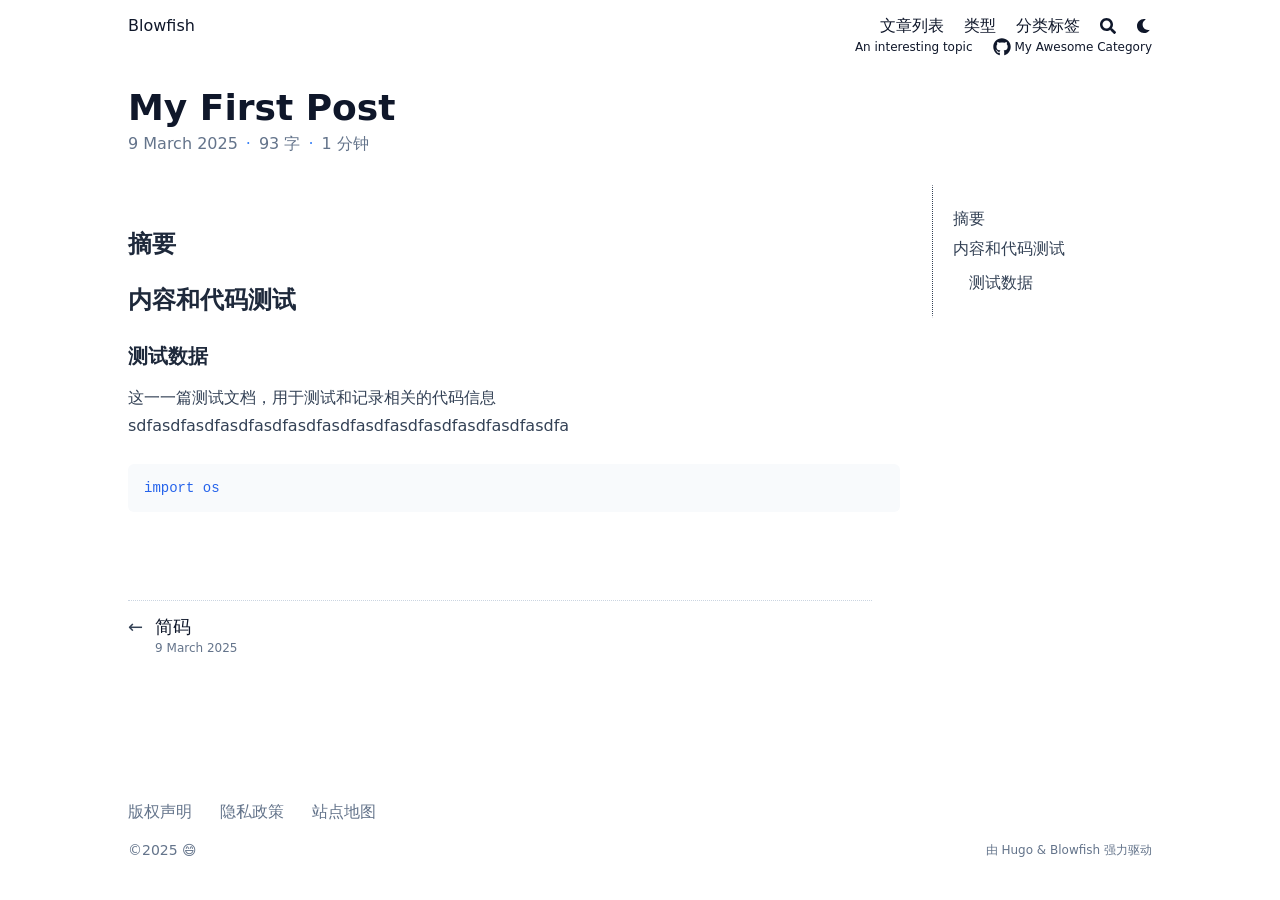
<file: posts/my-first-post/index.html>
<!doctype html><html lang=cn dir=ltr class=scroll-smooth data-default-appearance=light data-auto-appearance=true><head><meta charset=utf-8><meta http-equiv=content-language content="zh-cn"><meta name=viewport content="width=device-width,initial-scale=1"><meta http-equiv=X-UA-Compatible content="ie=edge"><title>My First Post &#183; Blowfish</title>
<meta name=title content="My First Post &#183; Blowfish"><meta name=description content="Test Post Content"><link rel=canonical href=https://oswald522.github.io/posts/my-first-post/><link type=text/css rel=stylesheet href=/css/main.bundle.min.7227da21654d2984302c0c82295cb2a809924de1a6741e14e40f76c8065843629293fb89679396776a46be2214cbb9e58e01742a5f628f2998956e12288fed6e.css integrity="sha512-cifaIWVNKYQwLAyCKVyyqAmSTeGmdB4U5A92yAZYQ2KSk/uJZ5OWd2pGviIUy7nljgF0Kl9ijymYlW4SKI/tbg=="><script type=text/javascript src=/js/appearance.min.516a16745bea5a9bd011138d254cc0fd3973cd55ce6e15f3dec763e7c7c2c7448f8fe7b54cca811cb821b0c7e12cd161caace1dd794ac3d34d40937cbcc9ee12.js integrity="sha512-UWoWdFvqWpvQERONJUzA/TlzzVXObhXz3sdj58fCx0SPj+e1TMqBHLghsMfhLNFhyqzh3XlKw9NNQJN8vMnuEg=="></script><script defer type=text/javascript id=script-bundle src=/js/main.bundle.min.b6411b5d4cd56c0068d34c4acbce043846adad56b824e3d486a06d3459aed2eb7f7413874b7871cc2c822c8c8834cbed944022918bcc8cca710a962167c36d32.js integrity="sha512-tkEbXUzVbABo00xKy84EOEatrVa4JOPUhqBtNFmu0ut/dBOHS3hxzCyCLIyINMvtlEAikYvMjMpxCpYhZ8NtMg==" data-copy data-copied></script><script src=/lib/zoom/zoom.min.37d2094687372da3f7343a221a470f6b8806f7891aa46a5a03966af7f0ebd38b9fe536cb154e6ad28f006d184b294525a7c4054b6bbb4be62d8b453b42db99bd.js integrity="sha512-N9IJRoc3LaP3NDoiGkcPa4gG94kapGpaA5Zq9/Dr04uf5TbLFU5q0o8AbRhLKUUlp8QFS2u7S+Yti0U7QtuZvQ=="></script><link rel=apple-touch-icon sizes=180x180 href=/apple-touch-icon.png><link rel=icon type=image/png sizes=32x32 href=/favicon-32x32.png><link rel=icon type=image/png sizes=16x16 href=/favicon-16x16.png><link rel=manifest href=/site.webmanifest><meta property="og:url" content="https://oswald522.github.io/posts/my-first-post/"><meta property="og:site_name" content="Blowfish"><meta property="og:title" content="My First Post"><meta property="og:description" content="Test Post Content"><meta property="og:locale" content="zh_cn"><meta property="og:type" content="article"><meta property="article:section" content="posts"><meta property="article:published_time" content="2025-03-09T12:19:00+08:00"><meta property="article:modified_time" content="2025-03-09T12:19:00+08:00"><meta name=twitter:card content="summary"><meta name=twitter:title content="My First Post"><meta name=twitter:description content="Test Post Content"><script type=application/ld+json>[{"@context":"https://schema.org","@type":"Article","articleSection":"","name":"My First Post","headline":"My First Post","description":"Test Post Content","inLanguage":"zh-cn","url":"https:\/\/oswald522.github.io\/posts\/my-first-post\/","author":{"@type":"Person","name":"Blowfish"},"copyrightYear":"2025","dateCreated":"2025-03-09T12:19:00\u002b08:00","datePublished":"2025-03-09T12:19:00\u002b08:00","dateModified":"2025-03-09T12:19:00\u002b08:00","mainEntityOfPage":"true","wordCount":"93"}]</script><meta name=author content="Blowfish"><link href=mailto:hello@your_domain.com rel=me><link href=https://link-to-some-website.com/ rel=me><link href=https://github.com/username rel=me><script src=/lib/jquery/jquery.slim.min.b0dca576e87d7eaa5850ae4e61759c065786cdb6489d68fcc82240539eebd5da522bdb4fda085ffd245808c8fe2acb2516408eb774ef26b5f6015fc6737c0ea8.js integrity="sha512-sNylduh9fqpYUK5OYXWcBleGzbZInWj8yCJAU57r1dpSK9tP2ghf/SRYCMj+KsslFkCOt3TvJrX2AV/Gc3wOqA=="></script><meta name=theme-color></head><body class="flex flex-col h-screen px-6 m-auto text-lg leading-7 max-w-7xl bg-neutral text-neutral-900 dark:bg-neutral-800 dark:text-neutral sm:px-14 md:px-24 lg:px-32 scrollbar-thin scrollbar-track-neutral-200 scrollbar-thumb-neutral-400 dark:scrollbar-track-neutral-800 dark:scrollbar-thumb-neutral-600"><div id=the-top class="absolute flex self-center"><a class="px-3 py-1 text-sm -translate-y-8 rounded-b-lg bg-primary-200 focus:translate-y-0 dark:bg-neutral-600" href=#main-content><span class="font-bold text-primary-600 ltr:pr-2 rtl:pl-2 dark:text-primary-400">&darr;</span>跳过正文</a></div><div style=padding-left:0;padding-right:0;padding-top:2px;padding-bottom:3px class="main-menu flex items-center justify-between px-4 py-6 sm:px-6 md:justify-start gap-x-3"><div class="flex flex-1 items-center justify-between"><nav class="flex space-x-3"><a href=/ class="text-base font-medium text-gray-500 hover:text-gray-900">Blowfish</a></nav><nav class="hidden md:flex items-center gap-x-5 md:ml-12 h-12"><a href=/posts/ class="flex items-center text-gray-500 hover:text-primary-600 dark:hover:text-primary-400"><p class="text-base font-medium" title>文章列表</p></a><a href=/categories/ class="flex items-center text-gray-500 hover:text-primary-600 dark:hover:text-primary-400"><p class="text-base font-medium" title=Categories>类型</p></a><a href=/tags/ class="flex items-center text-gray-500 hover:text-primary-600 dark:hover:text-primary-400"><p class="text-base font-medium" title=Tags>分类标签</p></a><button id=search-button aria-label=Search class="text-base hover:text-primary-600 dark:hover:text-primary-400" title>
<span class="relative block icon"><svg aria-hidden="true" focusable="false" data-prefix="fas" data-icon="search" class="svg-inline--fa fa-search fa-w-16" role="img" viewBox="0 0 512 512"><path fill="currentcolor" d="M505 442.7 405.3 343c-4.5-4.5-10.6-7-17-7H372c27.6-35.3 44-79.7 44-128C416 93.1 322.9.0 208 0S0 93.1.0 208s93.1 208 208 208c48.3.0 92.7-16.4 128-44v16.3c0 6.4 2.5 12.5 7 17l99.7 99.7c9.4 9.4 24.6 9.4 33.9.0l28.3-28.3c9.4-9.4 9.4-24.6.1-34zM208 336c-70.7.0-128-57.2-128-128 0-70.7 57.2-128 128-128 70.7.0 128 57.2 128 128 0 70.7-57.2 128-128 128z"/></svg></span></button><div class="flex items-center"><button id=appearance-switcher aria-label="Dark mode switcher" type=button class="text-base hover:text-primary-600 dark:hover:text-primary-400"><div class="flex items-center justify-center dark:hidden"><span class="relative block icon"><svg viewBox="0 0 512 512"><path fill="currentcolor" d="M32 256C32 132.2 132.3 32 255.8 32c11.36.0 29.7 1.668 40.9 3.746 9.616 1.777 11.75 14.63 3.279 19.44C245 86.5 211.2 144.6 211.2 207.8c0 109.7 99.71 193 208.3 172.3 9.561-1.805 16.28 9.324 10.11 16.95C387.9 448.6 324.8 480 255.8 480 132.1 480 32 379.6 32 256z"/></svg></span></div><div class="items-center justify-center hidden dark:flex"><span class="relative block icon"><svg viewBox="0 0 512 512"><path fill="currentcolor" d="M256 159.1c-53.02.0-95.1 42.98-95.1 95.1s41.2 96.9 95.1 96.9 95.1-42.98 95.1-95.1S309 159.1 256 159.1zM509.3 347l-63.2-91.9 63.15-91.01c6.332-9.125 1.104-21.74-9.826-23.72l-109-19.7-19.7-109c-1.975-10.93-14.59-16.16-23.72-9.824L256 65.89 164.1 2.736c-9.125-6.332-21.74-1.107-23.72 9.824L121.6 121.6 12.56 141.3C1.633 143.2-3.596 155.9 2.736 164.1L65.89 256 2.74 347.01c-6.332 9.125-1.105 21.74 9.824 23.72l109 19.7 19.7 109c1.975 10.93 14.59 16.16 23.72 9.824L256 446.1l91.01 63.15c9.127 6.334 21.75 1.107 23.72-9.822l19.7-109 109-19.7C510.4 368.8 515.6 356.1 509.3 347zM256 383.1c-70.69.0-127.1-57.31-127.1-127.1.0-70.69 57.31-127.1 127.1-127.1S383.1 186.2 383.1 256c0 70.7-56.4 127.1-127.1 127.1z"/></svg></span></div></button></div></nav><div class="flex md:hidden items-center gap-x-5 md:ml-12 h-12"><span></span>
<button id=search-button-mobile aria-label=Search class="text-base hover:text-primary-600 dark:hover:text-primary-400" title>
<span class="relative block icon"><svg aria-hidden="true" focusable="false" data-prefix="fas" data-icon="search" class="svg-inline--fa fa-search fa-w-16" role="img" viewBox="0 0 512 512"><path fill="currentcolor" d="M505 442.7 405.3 343c-4.5-4.5-10.6-7-17-7H372c27.6-35.3 44-79.7 44-128C416 93.1 322.9.0 208 0S0 93.1.0 208s93.1 208 208 208c48.3.0 92.7-16.4 128-44v16.3c0 6.4 2.5 12.5 7 17l99.7 99.7c9.4 9.4 24.6 9.4 33.9.0l28.3-28.3c9.4-9.4 9.4-24.6.1-34zM208 336c-70.7.0-128-57.2-128-128 0-70.7 57.2-128 128-128 70.7.0 128 57.2 128 128 0 70.7-57.2 128-128 128z"/></svg>
</span></button>
<button id=appearance-switcher-mobile aria-label="Dark mode switcher" type=button class="text-base hover:text-primary-600 dark:hover:text-primary-400 ltr:mr-1 rtl:ml-1"><div class="flex items-center justify-center dark:hidden"><span class="relative block icon"><svg viewBox="0 0 512 512"><path fill="currentcolor" d="M32 256C32 132.2 132.3 32 255.8 32c11.36.0 29.7 1.668 40.9 3.746 9.616 1.777 11.75 14.63 3.279 19.44C245 86.5 211.2 144.6 211.2 207.8c0 109.7 99.71 193 208.3 172.3 9.561-1.805 16.28 9.324 10.11 16.95C387.9 448.6 324.8 480 255.8 480 132.1 480 32 379.6 32 256z"/></svg></span></div><div class="items-center justify-center hidden dark:flex"><span class="relative block icon"><svg viewBox="0 0 512 512"><path fill="currentcolor" d="M256 159.1c-53.02.0-95.1 42.98-95.1 95.1s41.2 96.9 95.1 96.9 95.1-42.98 95.1-95.1S309 159.1 256 159.1zM509.3 347l-63.2-91.9 63.15-91.01c6.332-9.125 1.104-21.74-9.826-23.72l-109-19.7-19.7-109c-1.975-10.93-14.59-16.16-23.72-9.824L256 65.89 164.1 2.736c-9.125-6.332-21.74-1.107-23.72 9.824L121.6 121.6 12.56 141.3C1.633 143.2-3.596 155.9 2.736 164.1L65.89 256 2.74 347.01c-6.332 9.125-1.105 21.74 9.824 23.72l109 19.7 19.7 109c1.975 10.93 14.59 16.16 23.72 9.824L256 446.1l91.01 63.15c9.127 6.334 21.75 1.107 23.72-9.822l19.7-109 109-19.7C510.4 368.8 515.6 356.1 509.3 347zM256 383.1c-70.69.0-127.1-57.31-127.1-127.1.0-70.69 57.31-127.1 127.1-127.1S383.1 186.2 383.1 256c0 70.7-56.4 127.1-127.1 127.1z"/></svg></span></div></button></div></div><div class="-my-2 md:hidden"><label id=menu-button class=block><div class="cursor-pointer hover:text-primary-600 dark:hover:text-primary-400"><span class="relative block icon"><svg viewBox="0 0 448 512"><path fill="currentcolor" d="M0 96C0 78.33 14.33 64 32 64H416c17.7.0 32 14.33 32 32 0 17.7-14.3 32-32 32H32C14.33 128 0 113.7.0 96zM0 256c0-17.7 14.33-32 32-32H416c17.7.0 32 14.3 32 32s-14.3 32-32 32H32c-17.67.0-32-14.3-32-32zM416 448H32c-17.67.0-32-14.3-32-32s14.33-32 32-32H416c17.7.0 32 14.3 32 32s-14.3 32-32 32z"/></svg></span></div><div id=menu-wrapper style=padding-top:5px class="fixed inset-0 z-30 invisible w-screen h-screen m-0 overflow-auto transition-opacity opacity-0 cursor-default bg-neutral-100/50 backdrop-blur-sm dark:bg-neutral-900/50"><ul class="flex space-y-2 mt-3 flex-col items-end w-full px-6 py-6 mx-auto overflow-visible list-none ltr:text-right rtl:text-left max-w-7xl"><li id=menu-close-button><span class="cursor-pointer inline-block align-text-bottom hover:text-primary-600 dark:hover:text-primary-400"><span class="relative block icon"><svg viewBox="0 0 320 512"><path fill="currentcolor" d="M310.6 361.4c12.5 12.5 12.5 32.75.0 45.25C304.4 412.9 296.2 416 288 416s-16.38-3.125-22.62-9.375L160 301.3 54.63 406.6C48.38 412.9 40.19 416 32 416S15.63 412.9 9.375 406.6c-12.5-12.5-12.5-32.75.0-45.25l105.4-105.4L9.375 150.6c-12.5-12.5-12.5-32.75.0-45.25s32.75-12.5 45.25.0L160 210.8l105.4-105.4c12.5-12.5 32.75-12.5 45.25.0s12.5 32.75.0 45.25l-105.4 105.4L310.6 361.4z"/></svg></span></span></li><li class=mt-1><a href=/posts/ class="flex items-center text-gray-500 hover:text-primary-600 dark:hover:text-primary-400"><p class="text-bg font-bg" title>文章列表</p></a></li><li class=mt-1><a href=/categories/ class="flex items-center text-gray-500 hover:text-primary-600 dark:hover:text-primary-400"><p class="text-bg font-bg" title=Categories>类型</p></a></li><li class=mt-1><a href=/tags/ class="flex items-center text-gray-500 hover:text-primary-600 dark:hover:text-primary-400"><p class="text-bg font-bg" title=Tags>分类标签</p></a></li></ul><hr><ul class="flex mt-4 flex-col items-end w-full px-6 py-6 mx-auto overflow-visible list-none ltr:text-right rtl:text-left max-w-7xl"><li class=mb-1><a href class="flex items-center"><p class="text-sm font-sm text-gray-500 hover:text-gray-900" title>An interesting topic</p></a></li><li class=mb-1><a href class="flex items-center"><span class=mr-3><span class="relative block icon"><svg viewBox="0 0 496 512"><path fill="currentcolor" d="M165.9 397.4c0 2-2.3 3.6-5.2 3.6-3.3.3-5.6-1.3-5.6-3.6.0-2 2.3-3.6 5.2-3.6 3-.3 5.6 1.3 5.6 3.6zm-31.1-4.5c-.7 2 1.3 4.3 4.3 4.9 2.6 1 5.6.0 6.2-2s-1.3-4.3-4.3-5.2c-2.6-.7-5.5.3-6.2 2.3zm44.2-1.7c-2.9.7-4.9 2.6-4.6 4.9.3 2 2.9 3.3 5.9 2.6 2.9-.7 4.9-2.6 4.6-4.6-.3-1.9-3-3.2-5.9-2.9zM244.8 8C106.1 8 0 113.3.0 252c0 110.9 69.8 205.8 169.5 239.2 12.8 2.3 17.3-5.6 17.3-12.1.0-6.2-.3-40.4-.3-61.4.0.0-70 15-84.7-29.8.0.0-11.4-29.1-27.8-36.6.0.0-22.9-15.7 1.6-15.4.0.0 24.9 2 38.6 25.8 21.9 38.6 58.6 27.5 72.9 20.9 2.3-16 8.8-27.1 16-33.7-55.9-6.2-112.3-14.3-112.3-110.5.0-27.5 7.6-41.3 23.6-58.9-2.6-6.5-11.1-33.3 2.6-67.9 20.9-6.5 69 27 69 27 20-5.6 41.5-8.5 62.8-8.5s42.8 2.9 62.8 8.5c0 0 48.1-33.6 69-27 13.7 34.7 5.2 61.4 2.6 67.9 16 17.7 25.8 31.5 25.8 58.9.0 96.5-58.9 104.2-114.8 110.5 9.2 7.9 17 22.9 17 46.4.0 33.7-.3 75.4-.3 83.6.0 6.5 4.6 14.4 17.3 12.1C428.2 457.8 496 362.9 496 252 496 113.3 383.5 8 244.8 8zM97.2 352.9c-1.3 1-1 3.3.7 5.2 1.6 1.6 3.9 2.3 5.2 1 1.3-1 1-3.3-.7-5.2-1.6-1.6-3.9-2.3-5.2-1zm-10.8-8.1c-.7 1.3.3 2.9 2.3 3.9 1.6 1 3.6.7 4.3-.7.7-1.3-.3-2.9-2.3-3.9-2-.6-3.6-.3-4.3.7zm32.4 35.6c-1.6 1.3-1 4.3 1.3 6.2 2.3 2.3 5.2 2.6 6.5 1 1.3-1.3.7-4.3-1.3-6.2-2.2-2.3-5.2-2.6-6.5-1zm-11.4-14.7c-1.6 1-1.6 3.6.0 5.9 1.6 2.3 4.3 3.3 5.6 2.3 1.6-1.3 1.6-3.9.0-6.2-1.4-2.3-4-3.3-5.6-2z"/></svg></span></span><p class="text-sm font-sm text-gray-500 hover:text-gray-900" title>My Awesome Category</p></a></li></ul></div></label></div></div><div class="main-menu flex pb-3 flex-col items-end justify-between md:justify-start space-x-3" style=margin-top:-15px><div class="hidden md:flex items-center space-x-5"><a href class="flex items-center"><p class="text-xs font-light text-gray-500 hover:text-gray-900" title>An interesting topic</p></a><a href class="flex items-center"><span class=mr-1><span class="relative block icon"><svg viewBox="0 0 496 512"><path fill="currentcolor" d="M165.9 397.4c0 2-2.3 3.6-5.2 3.6-3.3.3-5.6-1.3-5.6-3.6.0-2 2.3-3.6 5.2-3.6 3-.3 5.6 1.3 5.6 3.6zm-31.1-4.5c-.7 2 1.3 4.3 4.3 4.9 2.6 1 5.6.0 6.2-2s-1.3-4.3-4.3-5.2c-2.6-.7-5.5.3-6.2 2.3zm44.2-1.7c-2.9.7-4.9 2.6-4.6 4.9.3 2 2.9 3.3 5.9 2.6 2.9-.7 4.9-2.6 4.6-4.6-.3-1.9-3-3.2-5.9-2.9zM244.8 8C106.1 8 0 113.3.0 252c0 110.9 69.8 205.8 169.5 239.2 12.8 2.3 17.3-5.6 17.3-12.1.0-6.2-.3-40.4-.3-61.4.0.0-70 15-84.7-29.8.0.0-11.4-29.1-27.8-36.6.0.0-22.9-15.7 1.6-15.4.0.0 24.9 2 38.6 25.8 21.9 38.6 58.6 27.5 72.9 20.9 2.3-16 8.8-27.1 16-33.7-55.9-6.2-112.3-14.3-112.3-110.5.0-27.5 7.6-41.3 23.6-58.9-2.6-6.5-11.1-33.3 2.6-67.9 20.9-6.5 69 27 69 27 20-5.6 41.5-8.5 62.8-8.5s42.8 2.9 62.8 8.5c0 0 48.1-33.6 69-27 13.7 34.7 5.2 61.4 2.6 67.9 16 17.7 25.8 31.5 25.8 58.9.0 96.5-58.9 104.2-114.8 110.5 9.2 7.9 17 22.9 17 46.4.0 33.7-.3 75.4-.3 83.6.0 6.5 4.6 14.4 17.3 12.1C428.2 457.8 496 362.9 496 252 496 113.3 383.5 8 244.8 8zM97.2 352.9c-1.3 1-1 3.3.7 5.2 1.6 1.6 3.9 2.3 5.2 1 1.3-1 1-3.3-.7-5.2-1.6-1.6-3.9-2.3-5.2-1zm-10.8-8.1c-.7 1.3.3 2.9 2.3 3.9 1.6 1 3.6.7 4.3-.7.7-1.3-.3-2.9-2.3-3.9-2-.6-3.6-.3-4.3.7zm32.4 35.6c-1.6 1.3-1 4.3 1.3 6.2 2.3 2.3 5.2 2.6 6.5 1 1.3-1.3.7-4.3-1.3-6.2-2.2-2.3-5.2-2.6-6.5-1zm-11.4-14.7c-1.6 1-1.6 3.6.0 5.9 1.6 2.3 4.3 3.3 5.6 2.3 1.6-1.3 1.6-3.9.0-6.2-1.4-2.3-4-3.3-5.6-2z"/></svg></span></span><p class="text-xs font-light text-gray-500 hover:text-gray-900" title>My Awesome Category</p></a></div></div><div class="relative flex flex-col grow"><main id=main-content class=grow><article><header id=single_header class="mt-5 max-w-prose"><h1 class="mt-0 text-4xl font-extrabold text-neutral-900 dark:text-neutral">My First Post</h1><div class="mt-1 mb-6 text-base text-neutral-500 dark:text-neutral-400 print:hidden"><div class="flex flex-row flex-wrap items-center"><time datetime=2025-03-09T12:19:00+08:00>9 March 2025</time><span class="px-2 text-primary-500">&#183;</span><span>93 字</span><span class="px-2 text-primary-500">&#183;</span><span title=预计阅读>1 分钟</span></div></div></header><section class="flex flex-col max-w-full mt-0 prose dark:prose-invert lg:flex-row"><div class="order-first lg:ml-auto px-0 lg:order-last ltr:lg:pl-8 rtl:lg:pr-8"><div class="toc ltr:pl-5 rtl:pr-5 print:hidden lg:sticky lg:top-10"><details open id=TOCView class="toc-right mt-0 overflow-y-scroll overscroll-contain scrollbar-thin scrollbar-track-neutral-200 scrollbar-thumb-neutral-400 dark:scrollbar-track-neutral-800 dark:scrollbar-thumb-neutral-600 rounded-lg ltr:-ml-5 ltr:pl-5 rtl:-mr-5 rtl:pr-5 hidden lg:block"><summary class="block py-1 text-lg font-semibold cursor-pointer bg-neutral-100 text-neutral-800 ltr:-ml-5 ltr:pl-5 rtl:-mr-5 rtl:pr-5 dark:bg-neutral-700 dark:text-neutral-100 lg:hidden">目录</summary><div class="min-w-[220px] py-2 border-dotted ltr:-ml-5 ltr:border-l ltr:pl-5 rtl:-mr-5 rtl:border-r rtl:pr-5 dark:border-neutral-600"><nav id=TableOfContents><ul><li><a href=#摘要>摘要</a></li><li><a href=#内容和代码测试>内容和代码测试</a><ul><li><a href=#测试数据>测试数据</a></li></ul></li></ul></nav></div></details><details class="toc-inside mt-0 overflow-hidden rounded-lg ltr:-ml-5 ltr:pl-5 rtl:-mr-5 rtl:pr-5 lg:hidden"><summary class="py-1 text-lg font-semibold cursor-pointer bg-neutral-100 text-neutral-800 ltr:-ml-5 ltr:pl-5 rtl:-mr-5 rtl:pr-5 dark:bg-neutral-700 dark:text-neutral-100 lg:hidden">目录</summary><div class="py-2 border-dotted border-neutral-300 ltr:-ml-5 ltr:border-l ltr:pl-5 rtl:-mr-5 rtl:border-r rtl:pr-5 dark:border-neutral-600"><nav id=TableOfContents><ul><li><a href=#摘要>摘要</a></li><li><a href=#内容和代码测试>内容和代码测试</a><ul><li><a href=#测试数据>测试数据</a></li></ul></li></ul></nav></div></details><script>var margin=200,marginError=50;(function(){var t=$(window),e=$("#TOCView"),s=e.height();function n(){var n=t.height()-margin;s>=n?(e.css("overflow-y","scroll"),e.css("max-height",n+marginError+"px")):(e.css("overflow-y","hidden"),e.css("max-height","9999999px"))}t.on("resize",n),$(document).ready(n)})()</script></div></div><div class="min-w-0 min-h-0 max-w-fit"><div class="article-content max-w-prose mb-20"><h2 class="relative group">摘要<div id=%E6%91%98%E8%A6%81 class=anchor></div><span class="absolute top-0 w-6 transition-opacity opacity-0 ltr:-left-6 rtl:-right-6 not-prose group-hover:opacity-100"><a class="group-hover:text-primary-300 dark:group-hover:text-neutral-700" style=text-decoration-line:none!important href=#%E6%91%98%E8%A6%81 aria-label=锚点>#</a></span></h2><h2 class="relative group">内容和代码测试<div id=%E5%86%85%E5%AE%B9%E5%92%8C%E4%BB%A3%E7%A0%81%E6%B5%8B%E8%AF%95 class=anchor></div><span class="absolute top-0 w-6 transition-opacity opacity-0 ltr:-left-6 rtl:-right-6 not-prose group-hover:opacity-100"><a class="group-hover:text-primary-300 dark:group-hover:text-neutral-700" style=text-decoration-line:none!important href=#%E5%86%85%E5%AE%B9%E5%92%8C%E4%BB%A3%E7%A0%81%E6%B5%8B%E8%AF%95 aria-label=锚点>#</a></span></h2><h3 class="relative group">测试数据<div id=%E6%B5%8B%E8%AF%95%E6%95%B0%E6%8D%AE class=anchor></div><span class="absolute top-0 w-6 transition-opacity opacity-0 ltr:-left-6 rtl:-right-6 not-prose group-hover:opacity-100"><a class="group-hover:text-primary-300 dark:group-hover:text-neutral-700" style=text-decoration-line:none!important href=#%E6%B5%8B%E8%AF%95%E6%95%B0%E6%8D%AE aria-label=锚点>#</a></span></h3><p>这一一篇测试文档，用于测试和记录相关的代码信息sdfasdfasdfasdfasdfasdfasdfasdfasdfasdfasdfasdfasdfa</p><div class=highlight><pre tabindex=0 class=chroma><code class=language-python data-lang=python><span class=line><span class=cl><span class=kn>import</span> <span class=nn>os</span>
</span></span></code></pre></div></div></div><script>var oid="views_posts/my-first-post.md",oid_likes="likes_posts/my-first-post.md"</script><script type=text/javascript src=/js/page.min.0860cf4e04fa2d72cc33ddba263083464d48f67de06114529043cb4623319efed4f484fd7f1730df5abea0e2da6f3538855634081d02f2d6e920b956f063e823.js integrity="sha512-CGDPTgT6LXLMM926JjCDRk1I9n3gYRRSkEPLRiMxnv7U9IT9fxcw31q+oOLabzU4hVY0CB0C8tbpILlW8GPoIw=="></script></section><footer class="pt-8 max-w-prose print:hidden"><div class=pt-8><hr class="border-dotted border-neutral-300 dark:border-neutral-600"><div class="flex justify-between pt-3"><span><a class="flex group mr-3" href=/posts/shortcode_doc/><span class="mr-3 text-neutral-700 group-hover:text-primary-600 ltr:inline rtl:hidden dark:text-neutral dark:group-hover:text-primary-400">&larr;</span>
<span class="ml-3 text-neutral-700 group-hover:text-primary-600 ltr:hidden rtl:inline dark:text-neutral dark:group-hover:text-primary-400">&rarr;</span>
<span class="flex flex-col"><span class="mt-[0.1rem] leading-6 group-hover:underline group-hover:decoration-primary-500">简码</span>
<span class="mt-[0.1rem] text-xs text-neutral-500 dark:text-neutral-400"><time datetime=2025-03-09T12:19:00+08:00>9 March 2025</time>
</span></span></a></span><span></span></div></div></footer></article><div id=top-scroller class="pointer-events-none absolute top-[110vh] bottom-0 w-12 ltr:right-0 rtl:left-0"><a href=#the-top class="pointer-events-auto sticky top-[calc(100vh-5.5rem)] flex h-12 w-12 mb-16 items-center justify-center rounded-full bg-neutral/50 text-xl text-neutral-700 hover:text-primary-600 dark:bg-neutral-800/50 dark:text-neutral dark:hover:text-primary-400" aria-label=返回顶部 title=返回顶部>&uarr;</a></div></main><footer id=site-footer class="py-10 print:hidden"><nav class="flex flex-row pb-4 text-base font-medium text-neutral-500 dark:text-neutral-400"><ul class="flex flex-col list-none sm:flex-row"><li class="flex mb-1 ltr:text-right rtl:text-left sm:mb-0 ltr:sm:mr-7 ltr:sm:last:mr-0 rtl:sm:ml-7 rtl:sm:last:ml-0"><a class="decoration-primary-500 hover:underline hover:decoration-2 hover:underline-offset-2 flex items-center" href=/copyright/ title=版权声明>版权声明</a></li><li class="flex mb-1 ltr:text-right rtl:text-left sm:mb-0 ltr:sm:mr-7 ltr:sm:last:mr-0 rtl:sm:ml-7 rtl:sm:last:ml-0"><a class="decoration-primary-500 hover:underline hover:decoration-2 hover:underline-offset-2 flex items-center" href=/privacy/ title>隐私政策</a></li><li class="flex mb-1 ltr:text-right rtl:text-left sm:mb-0 ltr:sm:mr-7 ltr:sm:last:mr-0 rtl:sm:ml-7 rtl:sm:last:ml-0"><a class="decoration-primary-500 hover:underline hover:decoration-2 hover:underline-offset-2 flex items-center" href=/sitemap.xml title>站点地图</a></li></ul></nav><div class="flex items-center justify-between"><p class="text-sm text-neutral-500 dark:text-neutral-400">©2025 😄</p><p class="text-xs text-neutral-500 dark:text-neutral-400">由 <a class="hover:underline hover:decoration-primary-400 hover:text-primary-500" href=https://gohugo.io/ target=_blank rel="noopener noreferrer">Hugo</a> & <a class="hover:underline hover:decoration-primary-400 hover:text-primary-500" href=https://blowfish.page/ target=_blank rel="noopener noreferrer">Blowfish</a> 强力驱动</p></div><script>mediumZoom(document.querySelectorAll("img:not(.nozoom)"),{margin:24,background:"rgba(0,0,0,0.5)",scrollOffset:0})</script><script type=text/javascript src=/js/process.min.ee03488f19c93c2efb199e2e3014ea5f3cb2ce7d45154adb3399a158cac27ca52831db249ede5bb602700ef87eb02434139de0858af1818ab0fb4182472204a4.js integrity="sha512-7gNIjxnJPC77GZ4uMBTqXzyyzn1FFUrbM5mhWMrCfKUoMdsknt5btgJwDvh+sCQ0E53ghYrxgYqw+0GCRyIEpA=="></script></footer><div id=search-wrapper class="invisible fixed inset-0 flex h-screen w-screen cursor-default flex-col bg-neutral-500/50 p-4 backdrop-blur-sm dark:bg-neutral-900/50 sm:p-6 md:p-[10vh] lg:p-[12vh]" data-url=https://oswald522.github.io/ style=z-index:500><div id=search-modal class="flex flex-col w-full max-w-3xl min-h-0 mx-auto border rounded-md shadow-lg top-20 border-neutral-200 bg-neutral dark:border-neutral-700 dark:bg-neutral-800"><header class="relative z-10 flex items-center justify-between flex-none px-2"><form class="flex items-center flex-auto min-w-0"><div class="flex items-center justify-center w-8 h-8 text-neutral-400"><span class="relative block icon"><svg aria-hidden="true" focusable="false" data-prefix="fas" data-icon="search" class="svg-inline--fa fa-search fa-w-16" role="img" viewBox="0 0 512 512"><path fill="currentcolor" d="M505 442.7 405.3 343c-4.5-4.5-10.6-7-17-7H372c27.6-35.3 44-79.7 44-128C416 93.1 322.9.0 208 0S0 93.1.0 208s93.1 208 208 208c48.3.0 92.7-16.4 128-44v16.3c0 6.4 2.5 12.5 7 17l99.7 99.7c9.4 9.4 24.6 9.4 33.9.0l28.3-28.3c9.4-9.4 9.4-24.6.1-34zM208 336c-70.7.0-128-57.2-128-128 0-70.7 57.2-128 128-128 70.7.0 128 57.2 128 128 0 70.7-57.2 128-128 128z"/></svg></span></div><input type=search id=search-query class="flex flex-auto h-12 mx-1 bg-transparent appearance-none focus:outline-dotted focus:outline-2 focus:outline-transparent" placeholder=搜索 tabindex=0></form><button id=close-search-button class="flex items-center justify-center w-8 h-8 text-neutral-700 hover:text-primary-600 dark:text-neutral dark:hover:text-primary-400" title="关闭 (Esc)">
<span class="relative block icon"><svg viewBox="0 0 320 512"><path fill="currentcolor" d="M310.6 361.4c12.5 12.5 12.5 32.75.0 45.25C304.4 412.9 296.2 416 288 416s-16.38-3.125-22.62-9.375L160 301.3 54.63 406.6C48.38 412.9 40.19 416 32 416S15.63 412.9 9.375 406.6c-12.5-12.5-12.5-32.75.0-45.25l105.4-105.4L9.375 150.6c-12.5-12.5-12.5-32.75.0-45.25s32.75-12.5 45.25.0L160 210.8l105.4-105.4c12.5-12.5 32.75-12.5 45.25.0s12.5 32.75.0 45.25l-105.4 105.4L310.6 361.4z"/></svg></span></button></header><section class="flex-auto px-2 overflow-auto"><ul id=search-results></ul></section></div></div></div></body></html>
</file>
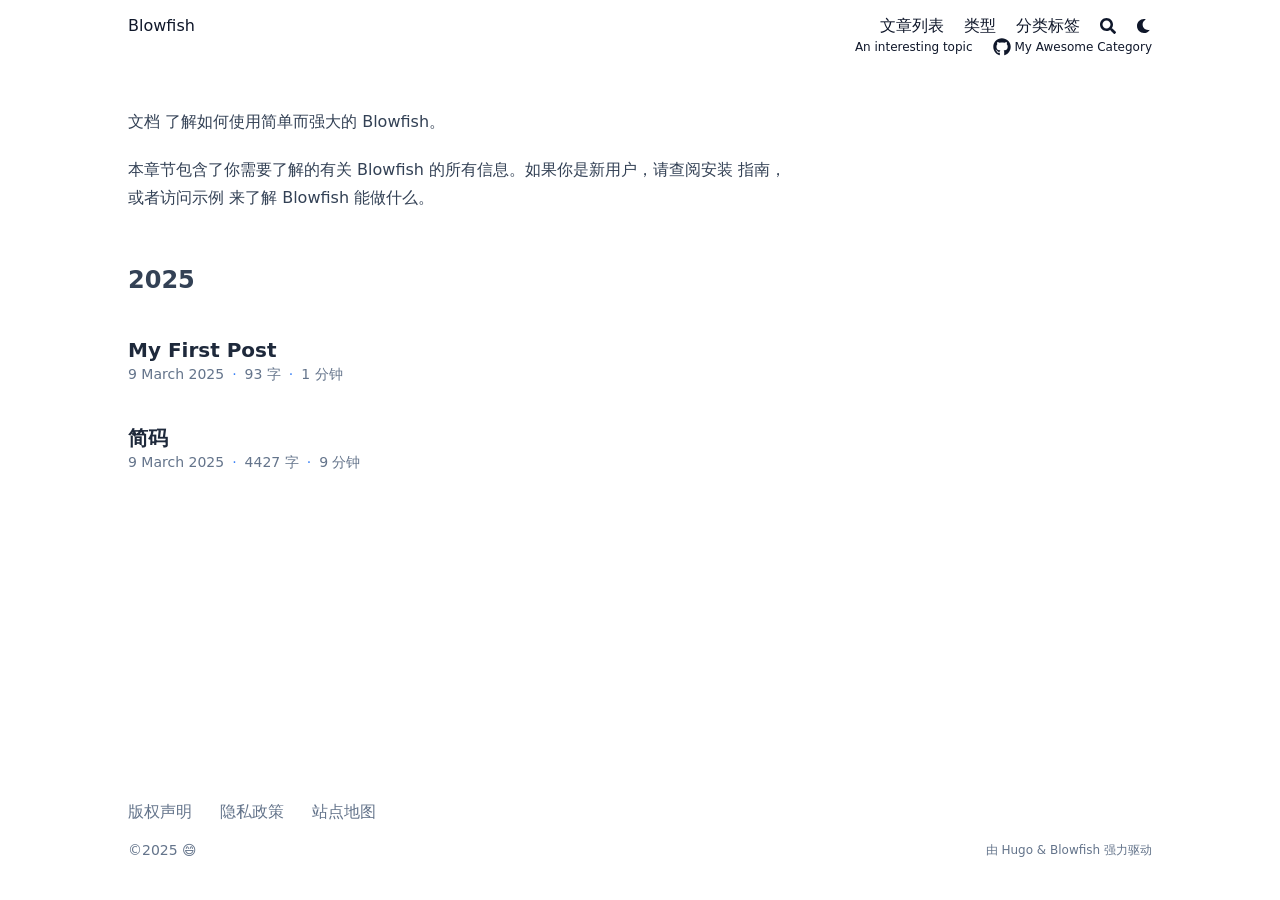
<file: posts/page/1/index.html>
<!doctype html><html lang=zh-cn><head><title>https://oswald522.github.io/posts/</title>
<link rel=canonical href=https://oswald522.github.io/posts/><meta name=robots content="noindex"><meta charset=utf-8><meta http-equiv=refresh content="0; url=https://oswald522.github.io/posts/"></head></html>
</file>
